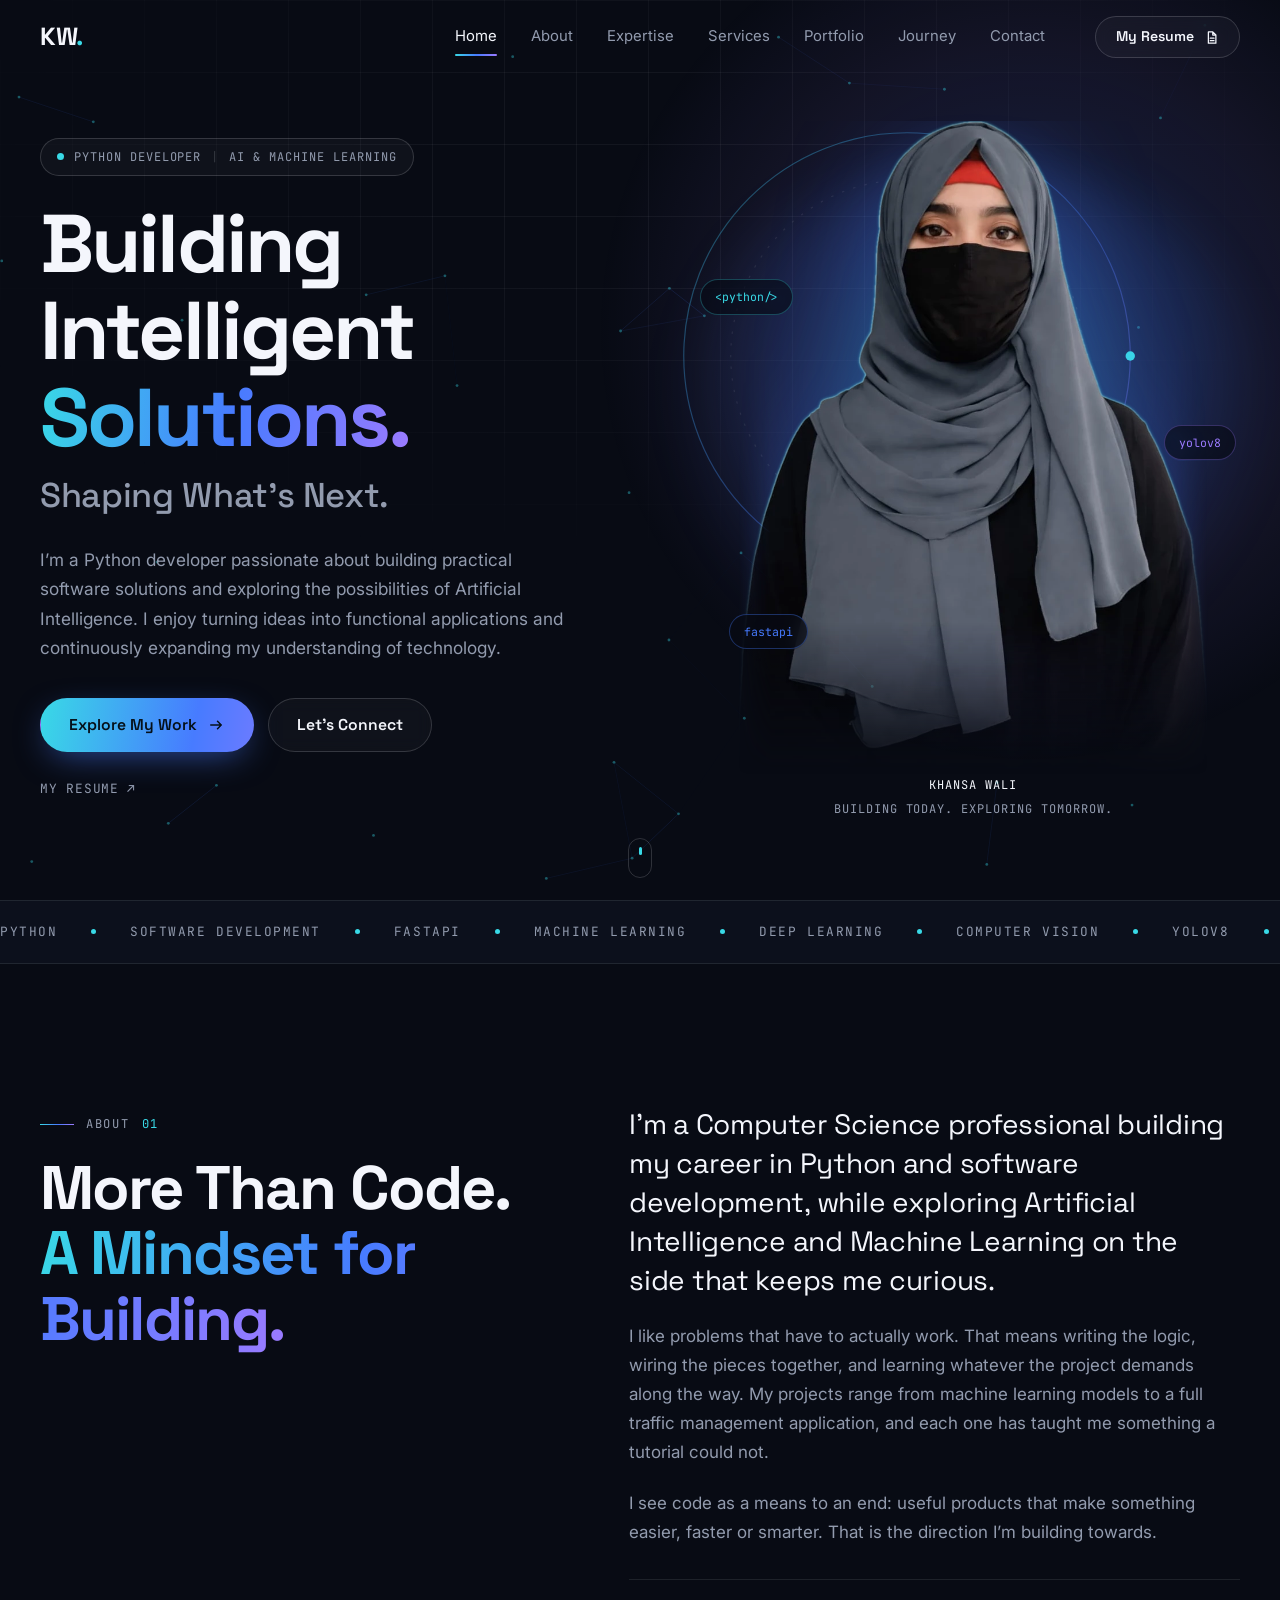
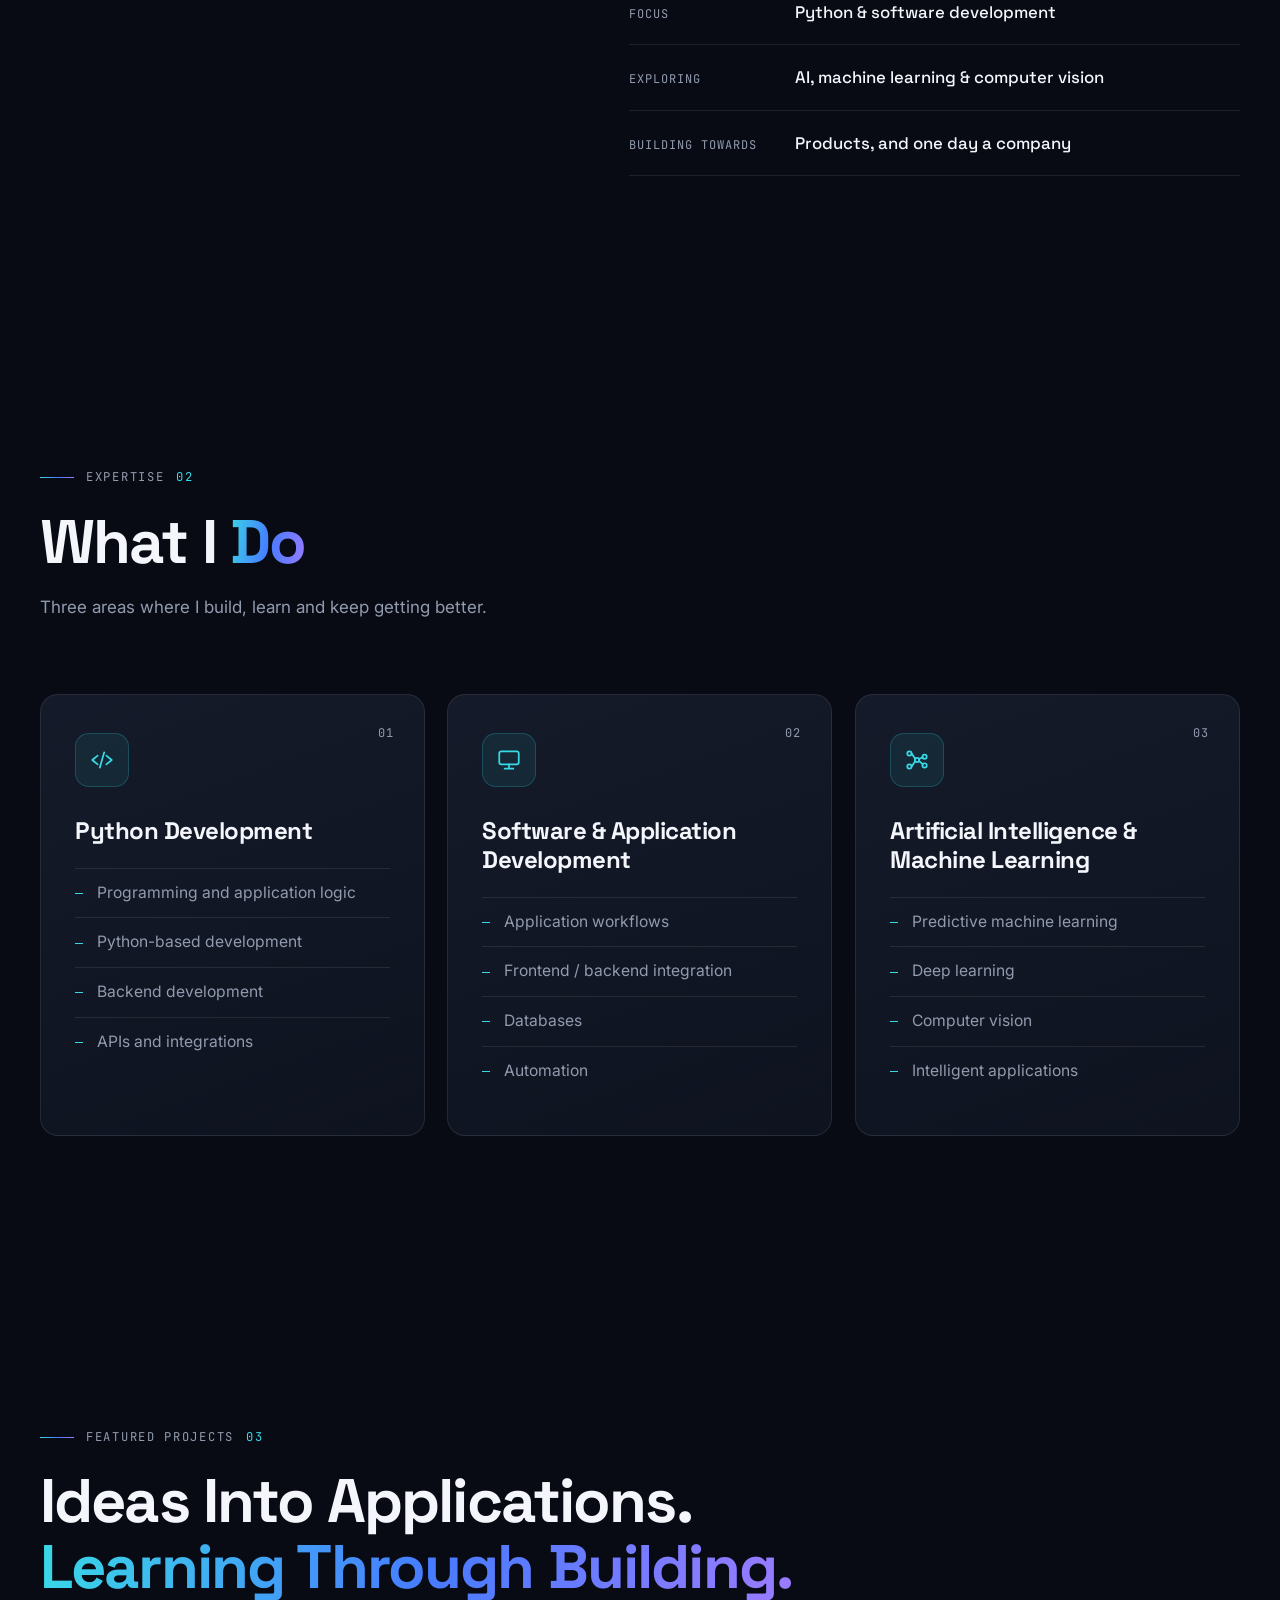
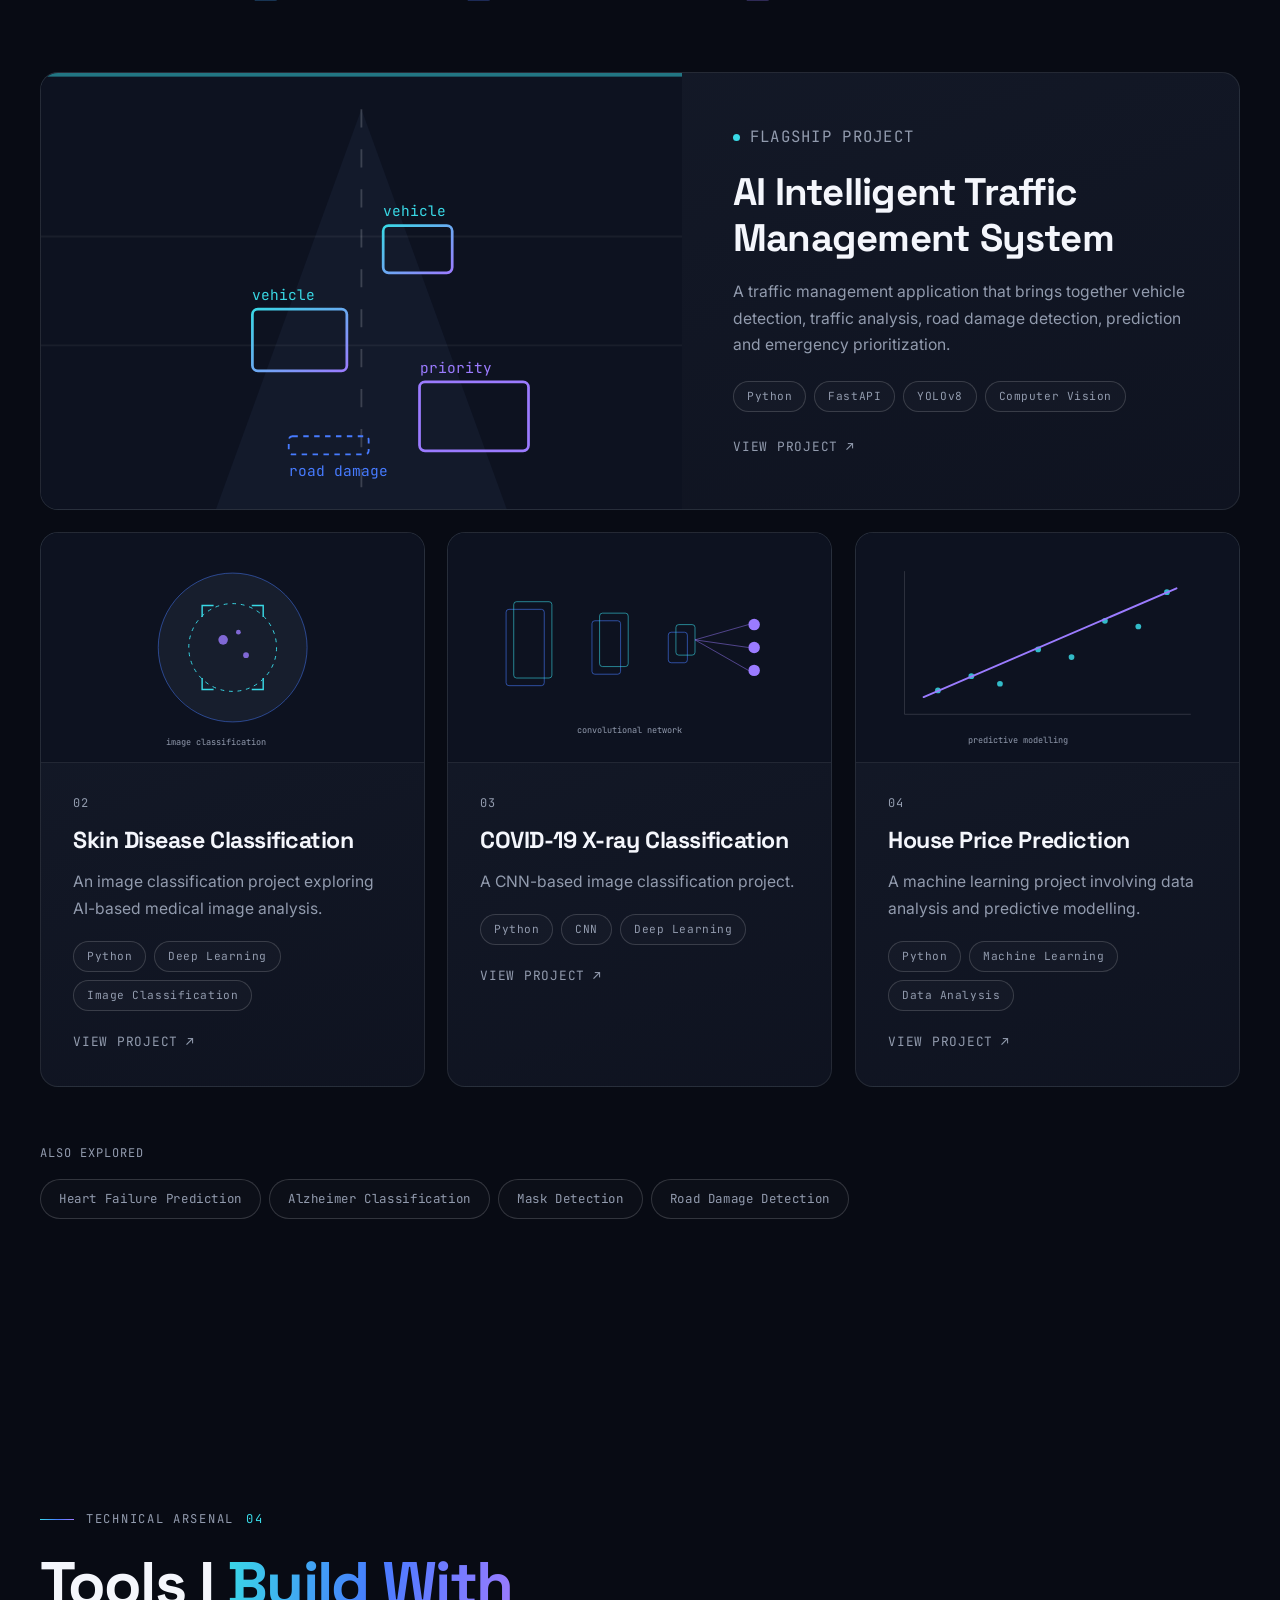
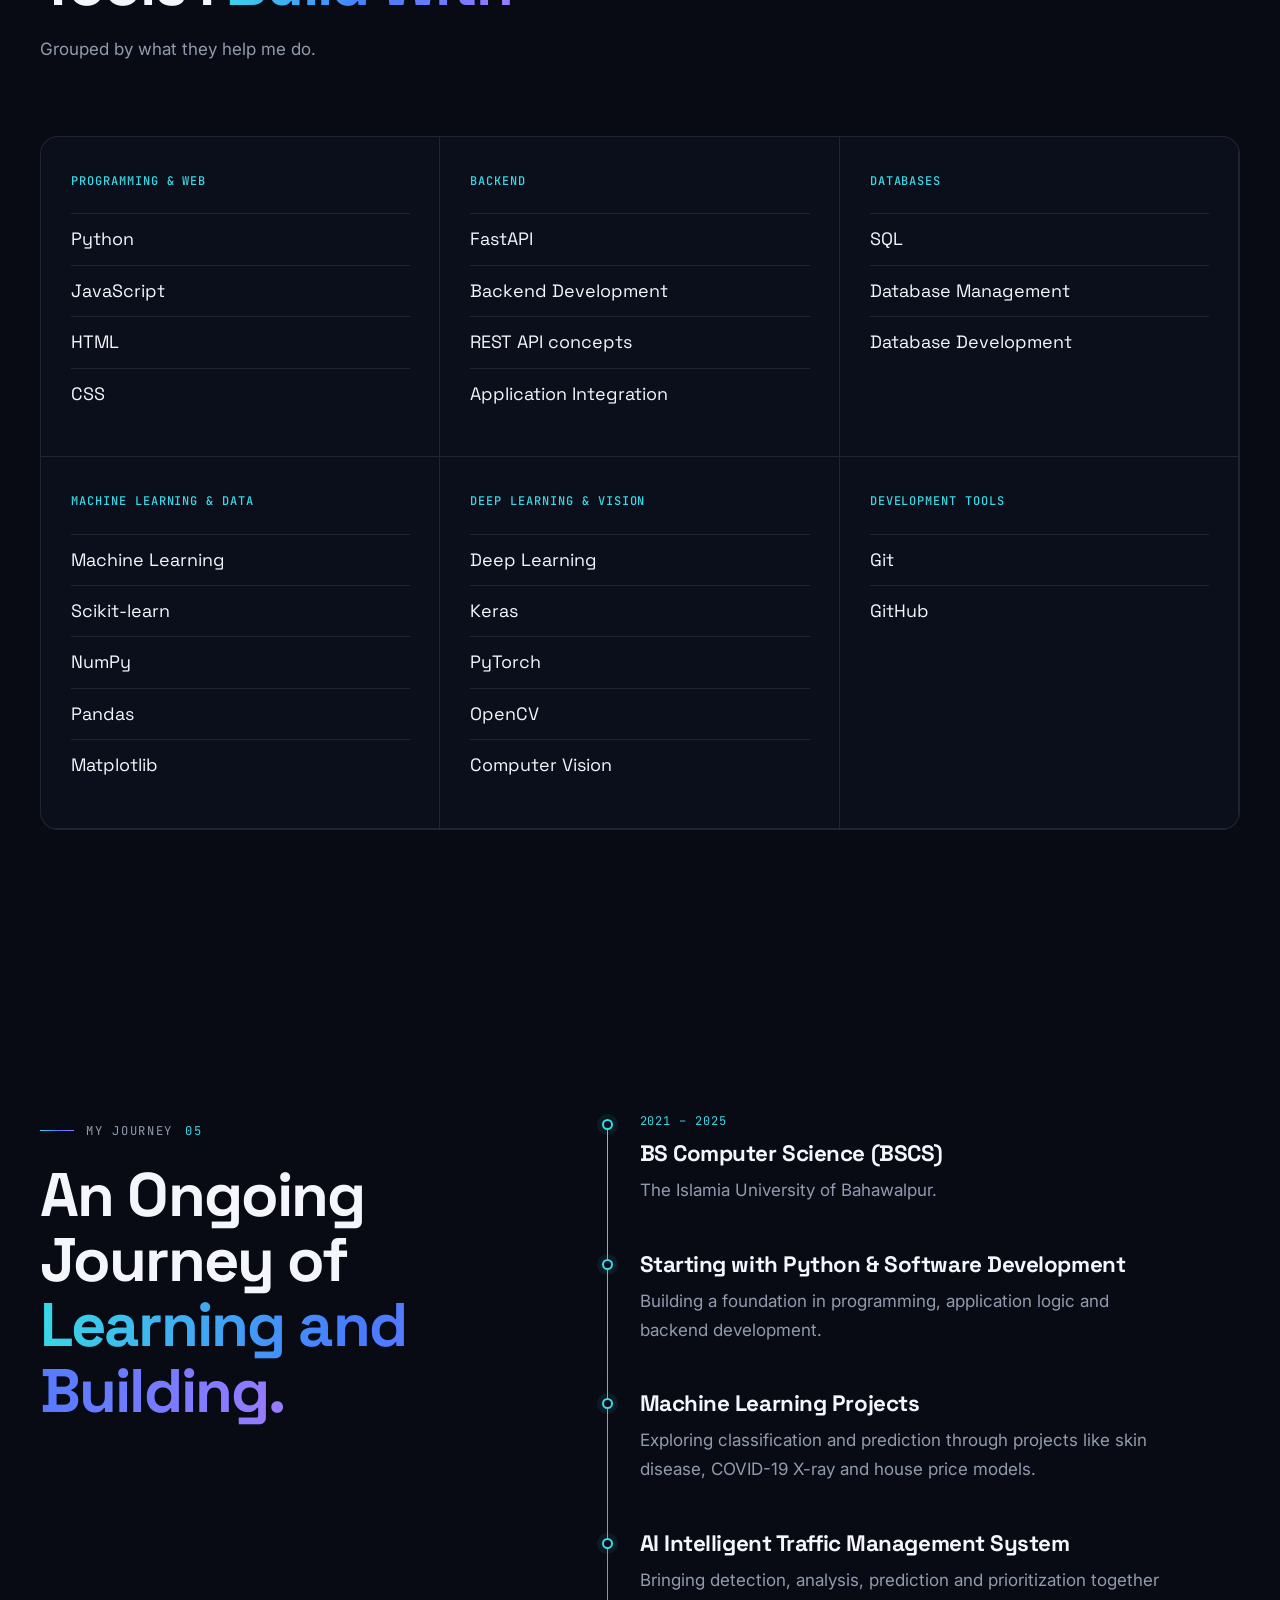
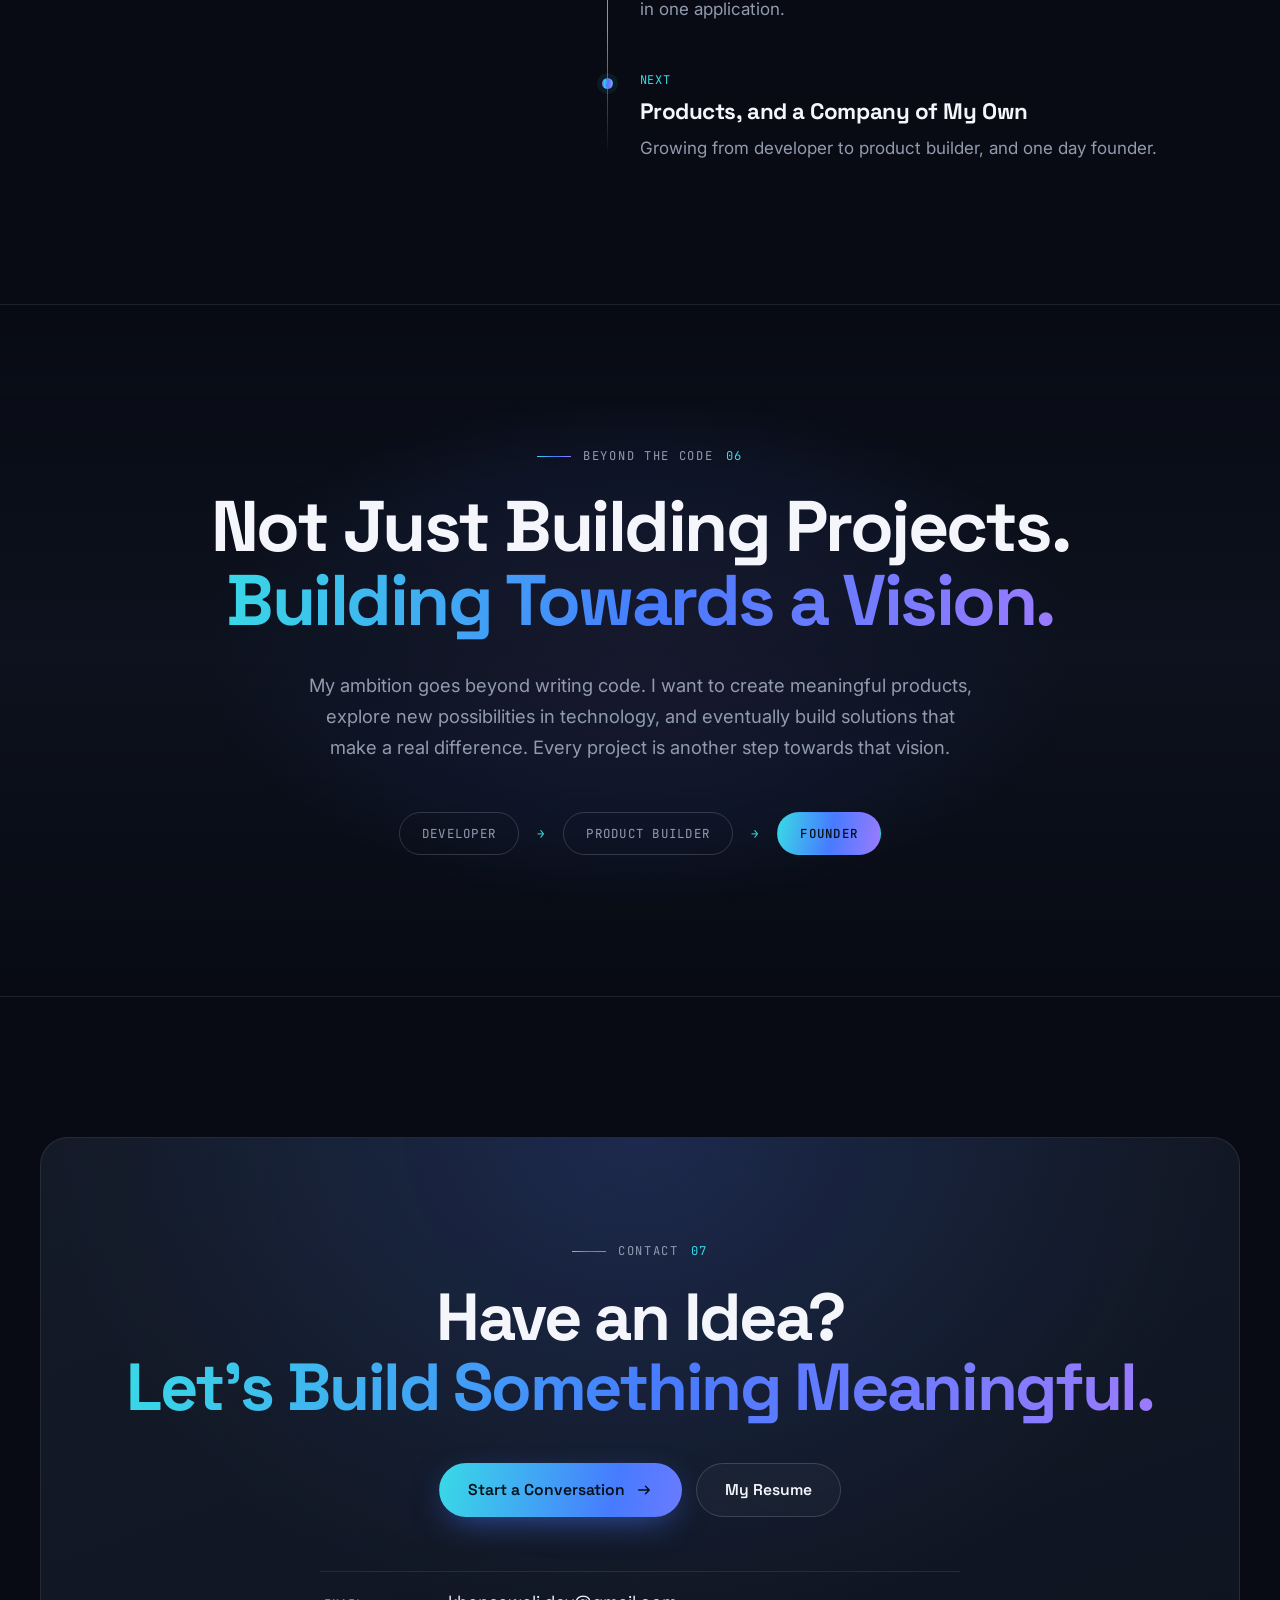
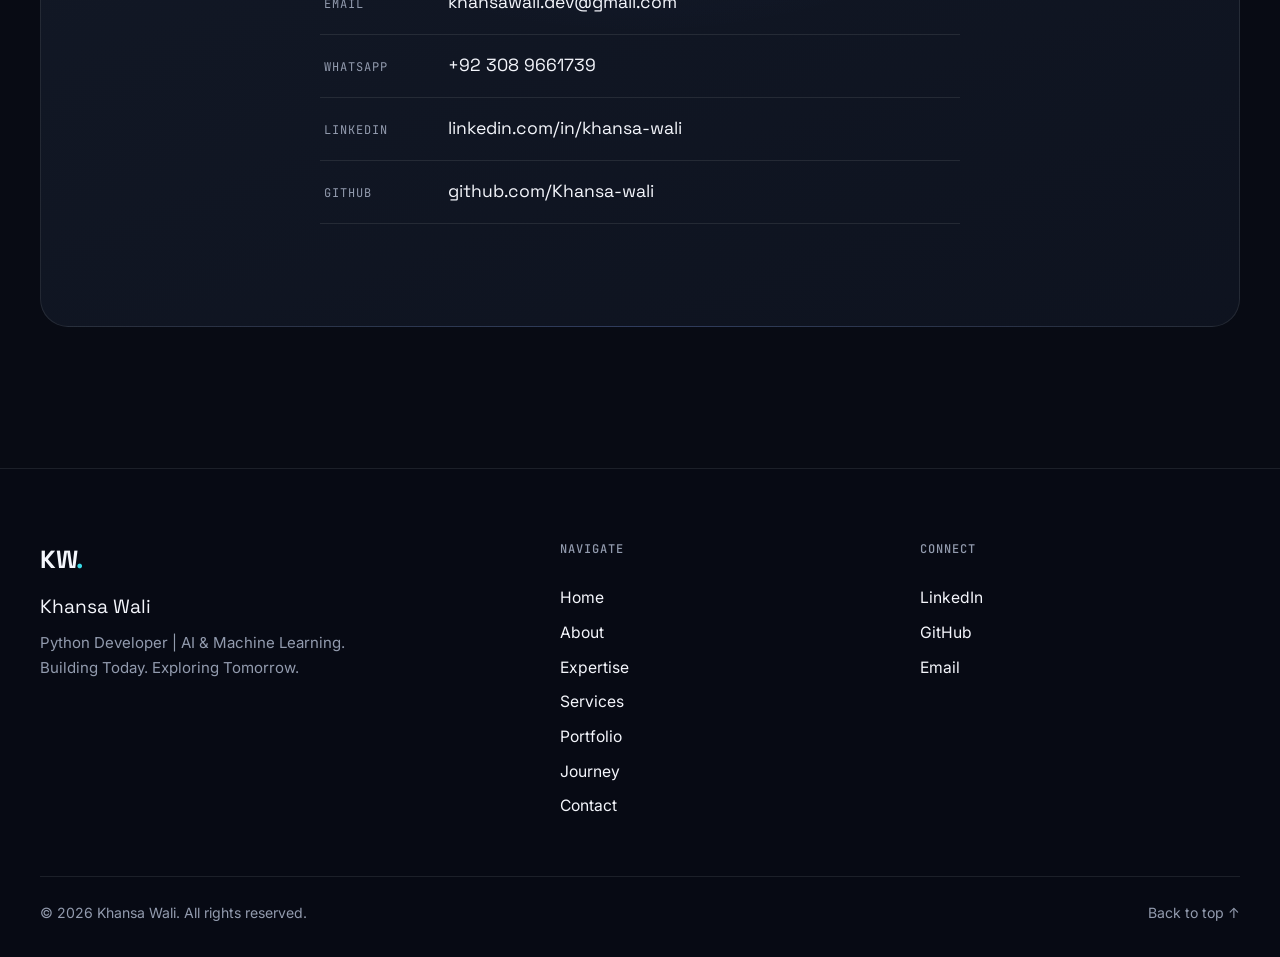
<file: index.html>
<!DOCTYPE html>
<html lang="en">
<head>
  <meta charset="utf-8">
  <meta name="viewport" content="width=device-width, initial-scale=1">
  <title>Khansa Wali | Python Developer &amp; AI / Machine Learning</title>
  <meta name="description" content="Khansa Wali is a Python developer exploring Artificial Intelligence and Machine Learning, building practical software and working towards a technology company of her own.">
  <meta name="theme-color" content="#080B14">
  <meta property="og:title" content="Khansa Wali | Python Developer &amp; AI / Machine Learning">
  <meta property="og:description" content="Building Today. Exploring Tomorrow.">
  <meta property="og:type" content="website">
  <meta property="og:image" content="assets/img/khansa-cutout.png">
  <link rel="preconnect" href="https://fonts.googleapis.com">
  <link rel="preconnect" href="https://fonts.gstatic.com" crossorigin>
  <link href="https://fonts.googleapis.com/css2?family=Inter:wght@400;500;600&family=JetBrains+Mono:wght@400;500&family=Space+Grotesk:wght@500;600;700&display=swap" rel="stylesheet">
  <link rel="stylesheet" href="css/style.css">
  <script>document.documentElement.classList.add('js');</script>
</head>
<body>
  <a class="skip" href="#main">Skip to content</a>
  <div class="cursor-glow" aria-hidden="true"></div>
  <div class="grid-bg" aria-hidden="true"></div>

  <!-- ============ NAVIGATION ============ -->
  <header class="nav" id="nav">
    <div class="nav__inner">
      <a href="#home" class="logo" aria-label="Khansa Wali, home">KW<span>.</span></a>
      <nav class="nav__links" id="navLinks" aria-label="Primary">
        <a href="#home" data-link="home">Home</a>
        <a href="#about" data-link="about">About</a>
        <a href="#expertise" data-link="expertise">Expertise</a>
        <a href="services.html" data-link="services">Services</a>
        <a href="portfolio.html" data-link="portfolio">Portfolio</a>
        <a href="#journey" data-link="journey">Journey</a>
        <a href="contact.html" data-link="contact">Contact</a>
        <a href="assets/Khansa-Wali-CV.pdf" class="btn btn--sm btn--ghost nav__cv-mobile" target="_blank" rel="noopener">My Resume</a>
      </nav>
      <a href="assets/Khansa-Wali-CV.pdf" class="btn btn--sm btn--ghost nav__cv" target="_blank" rel="noopener">
        My Resume <svg viewBox="0 0 24 24" aria-hidden="true"><path d="M7 3h7l5 5v13H7zM14 3v5h5M10 13h6M10 17h6"/></svg>
      </a>
      <button class="burger" id="burger" aria-label="Open menu" aria-expanded="false" aria-controls="navLinks"><span></span><span></span></button>
    </div>
  </header>

  <main id="main">

    <!-- ============ HERO ============ -->
    <section class="hero" id="home" data-section="home">
      <canvas class="hero__net" id="net" aria-hidden="true"></canvas>
      <div class="hero__glow" aria-hidden="true"></div>
      <div class="container hero__grid">
        <div class="hero__copy">
          <p class="eyebrow"><span class="dot"></span> Python Developer <i>|</i> AI &amp; Machine Learning</p>
          <h1 class="hero__title" aria-label="Building Intelligent Solutions. Shaping What's Next.">
            <span class="line"><span style="--d:.05s">Building</span></span>
            <span class="line"><span style="--d:.15s">Intelligent</span></span>
            <span class="line"><span style="--d:.25s" class="grad">Solutions.</span></span>
            <span class="line line--sub"><span style="--d:.4s">Shaping What&rsquo;s Next.</span></span>
          </h1>
          <p class="hero__intro reveal" style="--d:.55s">
            I&rsquo;m a Python developer passionate about building practical software solutions and exploring the possibilities of Artificial Intelligence. I enjoy turning ideas into functional applications and continuously expanding my understanding of technology.
          </p>
          <div class="hero__cta reveal" style="--d:.7s">
            <a href="#projects" class="btn btn--primary">Explore My Work <svg viewBox="0 0 24 24" aria-hidden="true"><path d="M5 12h14m0 0-5-5m5 5-5 5"/></svg></a>
            <a href="#contact" class="btn btn--ghost">Let&rsquo;s Connect</a>
          </div>
          <a href="assets/Khansa-Wali-CV.pdf" class="textlink reveal" style="--d:.8s" target="_blank" rel="noopener">My Resume <span>&nearr;</span></a>
        </div>

        <div class="hero__visual">
          <div class="portrait" id="portrait">
            <div class="portrait__halo" aria-hidden="true"></div>
            <svg class="portrait__orbit" viewBox="0 0 400 400" aria-hidden="true">
              <defs>
                <linearGradient id="og" x1="0" y1="0" x2="1" y2="1">
                  <stop offset="0" stop-color="#39D9E6"/><stop offset=".55" stop-color="#477BFF"/><stop offset="1" stop-color="#9B7BFF"/>
                </linearGradient>
              </defs>
              <circle cx="200" cy="200" r="190" fill="none" stroke="url(#og)" stroke-opacity=".35" stroke-width="1"/>
              <circle cx="200" cy="200" r="150" fill="none" stroke="#F4F6FC" stroke-opacity=".08" stroke-dasharray="2 8"/>
              <circle cx="390" cy="200" r="4" fill="#39D9E6"/>
            </svg>
            <picture>
              <source srcset="assets/img/khansa-cutout.webp" type="image/webp">
              <img src="assets/img/khansa-cutout.png" alt="Portrait of Khansa Wali" width="818" height="1149" fetchpriority="high">
            </picture>
            <span class="chip chip--a" aria-hidden="true">&lt;python/&gt;</span>
            <span class="chip chip--b" aria-hidden="true">yolov8</span>
            <span class="chip chip--c" aria-hidden="true">fastapi</span>
          </div>
          <div class="hero__tag">
            <span class="mono">KHANSA WALI</span>
            <span class="mono muted">Building Today. Exploring Tomorrow.</span>
          </div>
        </div>
      </div>
      <a href="#about" class="scrollhint" aria-label="Scroll to About"><span></span></a>
    </section>

    <!-- ============ MARQUEE ============ -->
    <div class="marquee" aria-hidden="true">
      <div class="marquee__track">
        <span>Python</span><i></i><span>Software Development</span><i></i><span>FastAPI</span><i></i><span>Machine Learning</span><i></i><span>Deep Learning</span><i></i><span>Computer Vision</span><i></i><span>YOLOv8</span><i></i><span>Product Thinking</span><i></i>
        <span>Python</span><i></i><span>Software Development</span><i></i><span>FastAPI</span><i></i><span>Machine Learning</span><i></i><span>Deep Learning</span><i></i><span>Computer Vision</span><i></i><span>YOLOv8</span><i></i><span>Product Thinking</span><i></i>
      </div>
    </div>

    <!-- ============ ABOUT ============ -->
    <section class="section" id="about" data-section="about">
      <div class="container about">
        <div class="about__head reveal">
          <p class="label"><span>01</span> About</p>
          <h2 class="h2">More Than Code.<br><span class="grad">A Mindset for Building.</span></h2>
        </div>
        <div class="about__body">
          <p class="lead reveal">I&rsquo;m a Computer Science professional building my career in Python and software development, while exploring Artificial Intelligence and Machine Learning on the side that keeps me curious.</p>
          <p class="reveal">I like problems that have to actually work. That means writing the logic, wiring the pieces together, and learning whatever the project demands along the way. My projects range from machine learning models to a full traffic management application, and each one has taught me something a tutorial could not.</p>
          <p class="reveal">I see code as a means to an end: useful products that make something easier, faster or smarter. That is the direction I&rsquo;m building towards.</p>
          <ul class="facts reveal">
            <li><span class="mono muted">focus</span><b>Python &amp; software development</b></li>
            <li><span class="mono muted">exploring</span><b>AI, machine learning &amp; computer vision</b></li>
            <li><span class="mono muted">building towards</span><b>Products, and one day a company</b></li>
          </ul>
        </div>
      </div>
    </section>

    <!-- ============ EXPERTISE ============ -->
    <section class="section" id="expertise" data-section="expertise">
      <div class="container">
        <div class="section__head reveal">
          <p class="label"><span>02</span> Expertise</p>
          <h2 class="h2">What I <span class="grad">Do</span></h2>
          <p class="section__sub">Three areas where I build, learn and keep getting better.</p>
        </div>
        <div class="cards3">
          <article class="card tilt reveal" style="--d:0s">
            <span class="card__num mono">01</span>
            <div class="card__icon"><svg viewBox="0 0 24 24"><path d="m8 8-5 4 5 4m8-8 5 4-5 4M14 5l-4 14"/></svg></div>
            <h3>Python Development</h3>
            <ul>
              <li>Programming and application logic</li>
              <li>Python-based development</li>
              <li>Backend development</li>
              <li>APIs and integrations</li>
            </ul>
          </article>
          <article class="card tilt reveal" style="--d:.1s">
            <span class="card__num mono">02</span>
            <div class="card__icon"><svg viewBox="0 0 24 24"><rect x="3" y="4" width="18" height="12" rx="2"/><path d="M8 20h8M12 16v4"/></svg></div>
            <h3>Software &amp; Application Development</h3>
            <ul>
              <li>Application workflows</li>
              <li>Frontend / backend integration</li>
              <li>Databases</li>
              <li>Automation</li>
            </ul>
          </article>
          <article class="card tilt reveal" style="--d:.2s">
            <span class="card__num mono">03</span>
            <div class="card__icon"><svg viewBox="0 0 24 24"><circle cx="5" cy="6" r="2"/><circle cx="5" cy="18" r="2"/><circle cx="12" cy="12" r="2"/><circle cx="19" cy="9" r="2"/><circle cx="19" cy="17" r="2"/><path d="M7 6l3.5 5M7 18l3.5-5M14 11l3.5-1.5M14 13l3.5 3"/></svg></div>
            <h3>Artificial Intelligence &amp; Machine Learning</h3>
            <ul>
              <li>Predictive machine learning</li>
              <li>Deep learning</li>
              <li>Computer vision</li>
              <li>Intelligent applications</li>
            </ul>
          </article>
        </div>
      </div>
    </section>

    <!-- ============ PROJECTS ============ -->
    <section class="section" id="projects" data-section="projects">
      <div class="container">
        <div class="section__head reveal">
          <p class="label"><span>03</span> Featured Projects</p>
          <h2 class="h2">Ideas Into Applications.<br><span class="grad">Learning Through Building.</span></h2>
        </div>

        <!-- Flagship -->
        <article class="project project--flagship tilt reveal">
          <div class="project__media">
            <svg viewBox="0 0 400 240" preserveAspectRatio="xMidYMid slice" role="img" aria-label="Abstract illustration of a road scene with detection frames">
              <defs>
                <linearGradient id="pg1" x1="0" y1="0" x2="1" y2="1"><stop offset="0" stop-color="#39D9E6"/><stop offset="1" stop-color="#9B7BFF"/></linearGradient>
              </defs>
              <rect width="400" height="240" fill="#0d1220"/>
              <path d="M120 240 200 20 280 240" fill="#131a2b"/>
              <path d="M200 20v220" stroke="#F4F6FC" stroke-opacity=".18" stroke-dasharray="10 12"/>
              <path d="M0 150h400" stroke="#F4F6FC" stroke-opacity=".05"/><path d="M0 90h400" stroke="#F4F6FC" stroke-opacity=".05"/>
              <g class="scan"><rect x="0" y="0" width="400" height="2" fill="#39D9E6" opacity=".5"/></g>
              <g fill="none" stroke="url(#pg1)" stroke-width="1.5">
                <rect x="140" y="130" width="52" height="34" rx="3"/>
                <rect x="212" y="84" width="38" height="26" rx="3"/>
                <rect x="232" y="170" width="60" height="38" rx="3" stroke="#9B7BFF"/>
              </g>
              <g font-family="JetBrains Mono, monospace" font-size="8" fill="#39D9E6">
                <text x="140" y="125">vehicle</text><text x="212" y="79">vehicle</text><text x="232" y="165" fill="#9B7BFF">priority</text>
              </g>
              <rect x="160" y="200" width="44" height="10" rx="2" fill="none" stroke="#477BFF" stroke-dasharray="3 3"/>
              <text x="160" y="222" font-family="JetBrains Mono, monospace" font-size="8" fill="#477BFF">road damage</text>
            </svg>
          </div>
          <div class="project__body">
            <p class="mono tag-flag"><span class="dot"></span> Flagship project</p>
            <h3>AI Intelligent Traffic Management System</h3>
            <p>A traffic management application that brings together vehicle detection, traffic analysis, road damage detection, prediction and emergency prioritization.</p>
            <ul class="tags"><li>Python</li><li>FastAPI</li><li>YOLOv8</li><li>Computer Vision</li></ul>
            <div class="project__links">
              <a href="portfolio.html#p-traffic-management" class="textlink">View Project <span>&nearr;</span></a>
                          </div>
          </div>
        </article>

        <div class="projects__grid">
          <article class="project project--card tilt reveal" style="--d:0s">
            <div class="project__media">
              <svg viewBox="0 0 400 240" role="img" aria-label="Abstract illustration of image analysis">
                <rect width="400" height="240" fill="#0d1220"/>
                <g fill="#171E2D"><circle cx="200" cy="120" r="78"/></g>
                <circle cx="200" cy="120" r="78" fill="none" stroke="#477BFF" stroke-opacity=".5"/>
                <circle cx="200" cy="120" r="46" fill="none" stroke="#39D9E6" stroke-dasharray="4 5"/>
                <g stroke="#39D9E6" stroke-width="1.5" fill="none"><path d="M168 88v-12h12M232 88v-12h-12M168 152v12h12M232 152v12h-12"/></g>
                <g fill="#9B7BFF" opacity=".8"><circle cx="190" cy="112" r="5"/><circle cx="214" cy="128" r="3"/><circle cx="206" cy="104" r="2.5"/></g>
                <text x="130" y="222" font-family="JetBrains Mono, monospace" font-size="9" fill="#929BAE">image classification</text>
              </svg>
            </div>
            <div class="project__body">
              <span class="mono muted">02</span>
              <h3>Skin Disease Classification</h3>
              <p>An image classification project exploring AI-based medical image analysis.</p>
              <ul class="tags"><li>Python</li><li>Deep Learning</li><li>Image Classification</li></ul>
              <a href="portfolio.html#p-skin-disease-classification" class="textlink">View Project <span>&nearr;</span></a>
            </div>
          </article>

          <article class="project project--card tilt reveal" style="--d:.1s">
            <div class="project__media">
              <svg viewBox="0 0 400 240" role="img" aria-label="Abstract illustration of a convolutional neural network">
                <rect width="400" height="240" fill="#0d1220"/>
                <g fill="none" stroke="#477BFF" stroke-opacity=".6">
                  <rect x="60" y="80" width="40" height="80" rx="3"/><rect x="68" y="72" width="40" height="80" rx="3" stroke="#39D9E6"/>
                  <rect x="150" y="92" width="30" height="56" rx="3"/><rect x="158" y="84" width="30" height="56" rx="3" stroke="#39D9E6"/>
                  <rect x="230" y="104" width="20" height="32" rx="3"/><rect x="238" y="96" width="20" height="32" rx="3" stroke="#39D9E6"/>
                </g>
                <g fill="#9B7BFF"><circle cx="320" cy="96" r="6"/><circle cx="320" cy="120" r="6"/><circle cx="320" cy="144" r="6"/></g>
                <path d="M258 112l56-16M258 112l56 8M258 112l56 32" stroke="#9B7BFF" stroke-opacity=".5"/>
                <text x="134" y="210" font-family="JetBrains Mono, monospace" font-size="9" fill="#929BAE">convolutional network</text>
              </svg>
            </div>
            <div class="project__body">
              <span class="mono muted">03</span>
              <h3>COVID-19 X-ray Classification</h3>
              <p>A CNN-based image classification project.</p>
              <ul class="tags"><li>Python</li><li>CNN</li><li>Deep Learning</li></ul>
              <a href="portfolio.html#p-covid-xray-cnn" class="textlink">View Project <span>&nearr;</span></a>
            </div>
          </article>

          <article class="project project--card tilt reveal" style="--d:.2s">
            <div class="project__media">
              <svg viewBox="0 0 400 240" role="img" aria-label="Abstract illustration of data points with a trend line">
                <rect width="400" height="240" fill="#0d1220"/>
                <path d="M50 190h300M50 190V40" stroke="#F4F6FC" stroke-opacity=".15"/>
                <g fill="#39D9E6" opacity=".85"><circle cx="85" cy="165" r="3"/><circle cx="120" cy="150" r="3"/><circle cx="150" cy="158" r="3"/><circle cx="190" cy="122" r="3"/><circle cx="225" cy="130" r="3"/><circle cx="260" cy="92" r="3"/><circle cx="295" cy="98" r="3"/><circle cx="325" cy="62" r="3"/></g>
                <path d="M70 172 335 58" stroke="#9B7BFF" stroke-width="2" stroke-linecap="round"/>
                <text x="116" y="220" font-family="JetBrains Mono, monospace" font-size="9" fill="#929BAE">predictive modelling</text>
              </svg>
            </div>
            <div class="project__body">
              <span class="mono muted">04</span>
              <h3>House Price Prediction</h3>
              <p>A machine learning project involving data analysis and predictive modelling.</p>
              <ul class="tags"><li>Python</li><li>Machine Learning</li><li>Data Analysis</li></ul>
              <a href="portfolio.html#p-house-price-prediction" class="textlink">View Project <span>&nearr;</span></a>
            </div>
          </article>
        </div>

        <div class="also reveal">
          <p class="mono muted">Also explored</p>
          <ul class="tags tags--lg"><li>Heart Failure Prediction</li><li>Alzheimer Classification</li><li>Mask Detection</li><li>Road Damage Detection</li></ul>
        </div>
      </div>
    </section>

    <!-- ============ TECHNICAL ARSENAL ============ -->
    <section class="section" id="arsenal" data-section="arsenal">
      <div class="container">
        <div class="section__head reveal">
          <p class="label"><span>04</span> Technical Arsenal</p>
          <h2 class="h2">Tools I <span class="grad">Build With</span></h2>
          <p class="section__sub">Grouped by what they help me do.</p>
        </div>
        <div class="arsenal">
          <div class="arsenal__group reveal" style="--d:0s">
            <h3 class="mono">Programming &amp; Web</h3>
            <ul><li>Python</li><li>JavaScript</li><li>HTML</li><li>CSS</li></ul>
          </div>
          <div class="arsenal__group reveal" style="--d:.06s">
            <h3 class="mono">Backend</h3>
            <ul><li>FastAPI</li><li>Backend Development</li><li>REST API concepts</li><li>Application Integration</li></ul>
          </div>
          <div class="arsenal__group reveal" style="--d:.12s">
            <h3 class="mono">Databases</h3>
            <ul><li>SQL</li><li>Database Management</li><li>Database Development</li></ul>
          </div>
          <div class="arsenal__group reveal" style="--d:.18s">
            <h3 class="mono">Machine Learning &amp; Data</h3>
            <ul><li>Machine Learning</li><li>Scikit-learn</li><li>NumPy</li><li>Pandas</li><li>Matplotlib</li></ul>
          </div>
          <div class="arsenal__group reveal" style="--d:.24s">
            <h3 class="mono">Deep Learning &amp; Vision</h3>
            <ul><li>Deep Learning</li><li>Keras</li><li>PyTorch</li><li>OpenCV</li><li>Computer Vision</li></ul>
          </div>
          <div class="arsenal__group reveal" style="--d:.30s">
            <h3 class="mono">Development Tools</h3>
            <ul><li>Git</li><li>GitHub</li></ul>
          </div>
        </div>
      </div>
    </section>

    <!-- ============ JOURNEY ============ -->
    <section class="section" id="journey" data-section="journey">
      <div class="container journey">
        <div class="journey__head reveal">
          <p class="label"><span>05</span> My Journey</p>
          <h2 class="h2">An Ongoing Journey of <span class="grad">Learning and Building.</span></h2>
        </div>
        <ol class="timeline">
          <li class="reveal">
            <span class="mono tl__date">2021 &ndash; 2025</span>
            <h3>BS Computer Science (BSCS)</h3>
            <p>The Islamia University of Bahawalpur.</p>
          </li>
          <li class="reveal">
            <h3>Starting with Python &amp; Software Development</h3>
            <p>Building a foundation in programming, application logic and backend development.</p>
          </li>
          <li class="reveal">
            <h3>Machine Learning Projects</h3>
            <p>Exploring classification and prediction through projects like skin disease, COVID-19 X-ray and house price models.</p>
          </li>
          <li class="reveal">
            <h3>AI Intelligent Traffic Management System</h3>
            <p>Bringing detection, analysis, prediction and prioritization together in one application.</p>
          </li>
          <li class="reveal is-next">
            <span class="mono tl__date">Next</span>
            <h3>Products, and a Company of My Own</h3>
            <p>Growing from developer to product builder, and one day founder.</p>
          </li>
        </ol>
      </div>
    </section>

    <!-- ============ VISION ============ -->
    <section class="section vision" id="vision" data-section="vision">
      <div class="vision__glow" aria-hidden="true"></div>
      <div class="container vision__inner">
        <p class="label reveal"><span>06</span> Beyond the Code</p>
        <h2 class="vision__title reveal">Not Just Building Projects.<br><span class="grad">Building Towards a Vision.</span></h2>
        <p class="vision__copy reveal">My ambition goes beyond writing code. I want to create meaningful products, explore new possibilities in technology, and eventually build solutions that make a real difference. Every project is another step towards that vision.</p>
        <ul class="vision__path reveal" aria-label="Growth path">
          <li>Developer</li><li class="arrow" aria-hidden="true">&rarr;</li><li>Product Builder</li><li class="arrow" aria-hidden="true">&rarr;</li><li class="is-goal">Founder</li>
        </ul>
      </div>
    </section>

    <!-- ============ CONTACT ============ -->
    <section class="section contact" id="contact" data-section="contact">
      <div class="container">
        <div class="contact__panel reveal">
          <p class="label"><span>07</span> Contact</p>
          <h2 class="contact__title">Have an Idea?<br><span class="grad">Let&rsquo;s Build Something Meaningful.</span></h2>
          <div class="hero__cta contact__cta">
            <a href="mailto:khansawali.dev@gmail.com" class="btn btn--primary">Start a Conversation <svg viewBox="0 0 24 24" aria-hidden="true"><path d="M5 12h14m0 0-5-5m5 5-5 5"/></svg></a>
            <a href="assets/Khansa-Wali-CV.pdf" class="btn btn--ghost" target="_blank" rel="noopener">My Resume</a>
          </div>
          <ul class="contact__links">
            <li><span class="mono muted">email</span><a href="mailto:khansawali.dev@gmail.com">khansawali.dev@gmail.com</a></li>
            <li><span class="mono muted">whatsapp</span><a href="https://wa.me/923089661739?text=Hi%20Khansa%2C%20I%27d%20like%20to%20get%20in%20touch." target="_blank" rel="noopener">+92 308 9661739</a></li>
            <li><span class="mono muted">linkedin</span><a href="https://www.linkedin.com/in/khansa-wali/" target="_blank" rel="noopener">linkedin.com/in/khansa-wali</a></li>
            <li><span class="mono muted">github</span><a href="https://github.com/Khansa-wali/" target="_blank" rel="noopener">github.com/Khansa-wali</a></li>
          </ul>
        </div>
      </div>
    </section>
  </main>

  <!-- ============ FOOTER ============ -->
  <footer class="footer">
    <div class="container footer__grid">
      <div>
        <a href="#home" class="logo" aria-label="Khansa Wali, back to top">KW<span>.</span></a>
        <p class="footer__name">Khansa Wali</p>
        <p class="muted footer__pos">Python Developer | AI &amp; Machine Learning. Building Today. Exploring Tomorrow.</p>
      </div>
      <nav aria-label="Footer">
        <h4 class="mono muted">Navigate</h4>
        <a href="#home">Home</a><a href="#about">About</a><a href="#expertise">Expertise</a><a href="services.html">Services</a><a href="portfolio.html">Portfolio</a><a href="#journey">Journey</a><a href="contact.html">Contact</a>
      </nav>
      <div>
        <h4 class="mono muted">Connect</h4>
        <a href="https://www.linkedin.com/in/khansa-wali/" target="_blank" rel="noopener">LinkedIn</a>
        <a href="https://github.com/Khansa-wali/" target="_blank" rel="noopener">GitHub</a>
        <a href="mailto:khansawali.dev@gmail.com">Email</a>
      </div>
    </div>
    <div class="container footer__bar">
      <span class="muted">&copy; <span id="year">2026</span> Khansa Wali. All rights reserved.</span>
      <a href="#home" class="muted">Back to top &uarr;</a>
    </div>
  </footer>

  <div class="toast" id="toast" role="status" aria-live="polite"></div>
  <script src="js/main.js"></script>
</body>
</html>
</file>
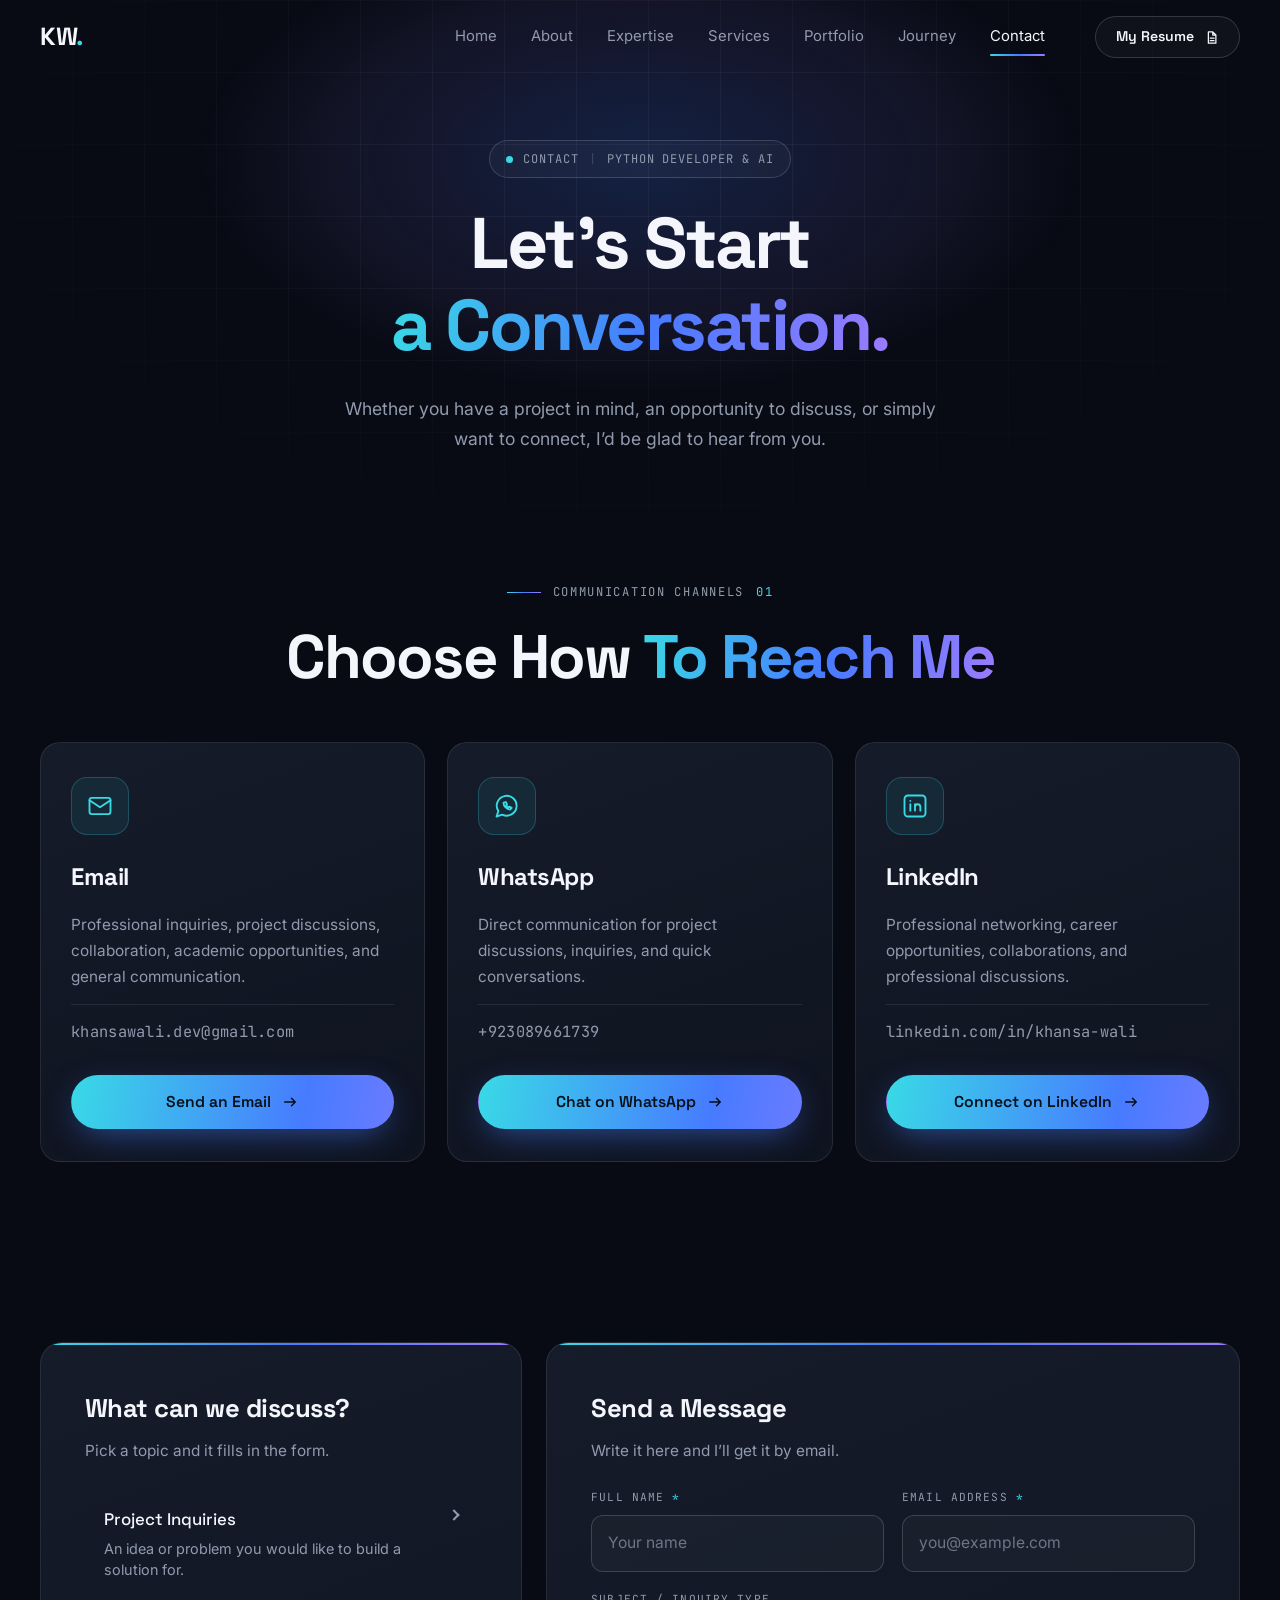
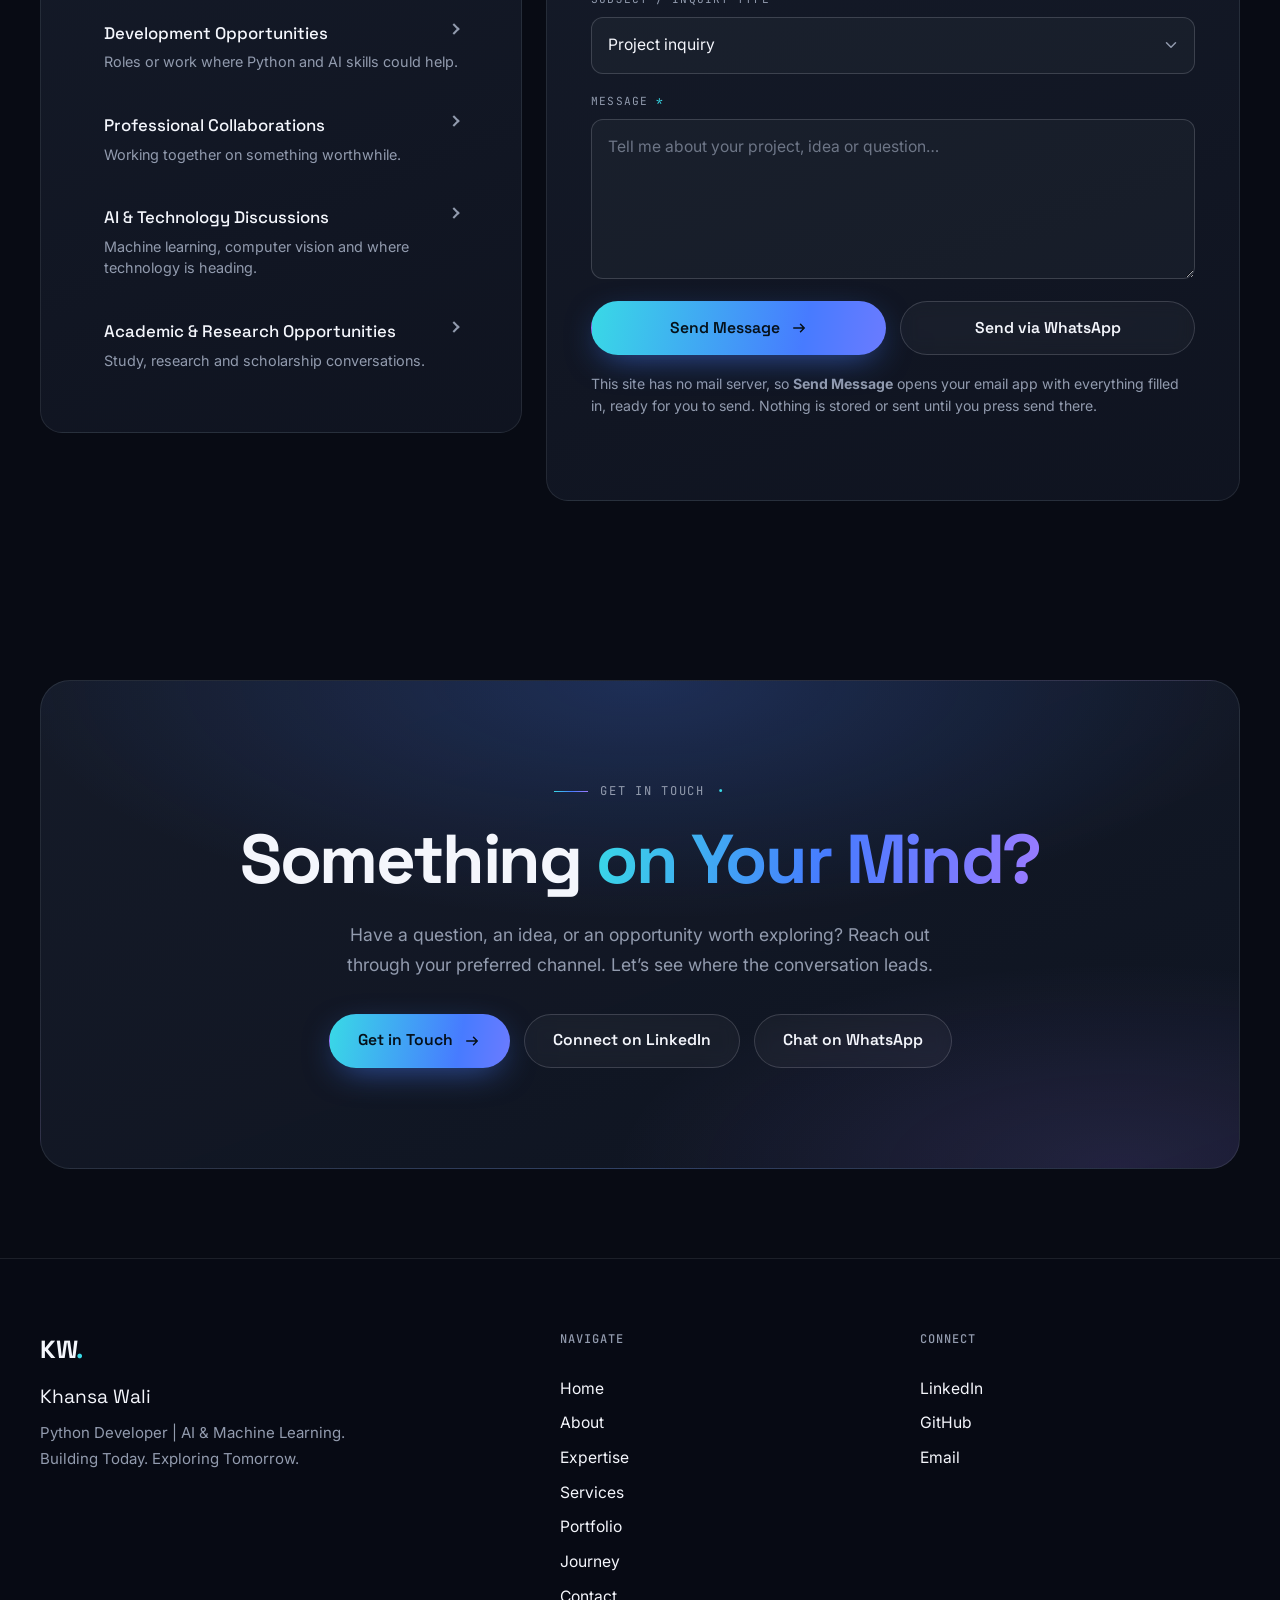
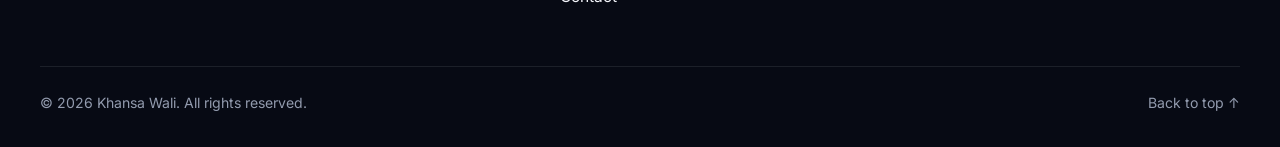
<file: contact.html>
<!DOCTYPE html>
<html lang="en">
<head>
  <meta charset="utf-8">
  <meta name="viewport" content="width=device-width, initial-scale=1">
  <title>Contact | Khansa Wali, Python Developer | AI &amp; Machine Learning</title>
  <meta name="description" content="Get in touch with Khansa Wali about projects, development opportunities, collaborations, AI discussions and academic opportunities, by email, WhatsApp or LinkedIn.">
  <meta name="theme-color" content="#080B14">
  <meta property="og:title" content="Contact | Khansa Wali">
  <meta property="og:description" content="Let's Start a Conversation.">
  <meta property="og:type" content="website">
  <meta property="og:image" content="assets/img/khansa-cutout.png">
  <link rel="preconnect" href="https://fonts.googleapis.com">
  <link rel="preconnect" href="https://fonts.gstatic.com" crossorigin>
  <link href="https://fonts.googleapis.com/css2?family=Inter:wght@400;500;600&family=JetBrains+Mono:wght@400;500&family=Space+Grotesk:wght@500;600;700&display=swap" rel="stylesheet">
  <link rel="stylesheet" href="css/style.css">
  <link rel="stylesheet" href="css/contact.css">
  <script>document.documentElement.classList.add('js');</script>
</head>
<body data-page="contact">
  <a class="skip" href="#main">Skip to content</a>
  <div class="cursor-glow" aria-hidden="true"></div>
  <div class="grid-bg" aria-hidden="true"></div>

  <header class="nav" id="nav">
    <div class="nav__inner">
      <a href="index.html" class="logo" aria-label="Khansa Wali, home">KW<span>.</span></a>
      <nav class="nav__links" id="navLinks" aria-label="Primary">
        <a href="index.html#home" data-link="home">Home</a>
        <a href="index.html#about" data-link="about">About</a>
        <a href="index.html#expertise" data-link="expertise">Expertise</a>
        <a href="services.html" data-link="services">Services</a>
        <a href="portfolio.html" data-link="portfolio">Portfolio</a>
        <a href="index.html#journey" data-link="journey">Journey</a>
        <a href="contact.html" data-link="contact">Contact</a>
        <a href="assets/Khansa-Wali-CV.pdf" class="btn btn--sm btn--ghost nav__cv-mobile" target="_blank" rel="noopener">My Resume</a>
      </nav>
      <a href="assets/Khansa-Wali-CV.pdf" class="btn btn--sm btn--ghost nav__cv" target="_blank" rel="noopener">
        My Resume <svg viewBox="0 0 24 24" aria-hidden="true"><path d="M7 3h7l5 5v13H7zM14 3v5h5M10 13h6M10 17h6"/></svg>
      </a>
      <button class="burger" id="burger" aria-label="Open menu" aria-expanded="false" aria-controls="navLinks"><span></span><span></span></button>
    </div>
  </header>

  <main id="main">

    <!-- 01 HERO -->
    <section class="ct-hero">
      <div class="ct-hero__glow" aria-hidden="true"></div>
      <div class="container">
        <p class="eyebrow"><span class="dot"></span> Contact <i>|</i> Python Developer &amp; AI</p>
        <h1 class="ct-title" aria-label="Let's Start a Conversation.">
          <span class="line"><span style="--d:.05s">Let&rsquo;s Start</span></span>
          <span class="line"><span style="--d:.18s" class="grad">a Conversation.</span></span>
        </h1>
        <p class="ct-hero__sub reveal" style="--d:.4s">Whether you have a project in mind, an opportunity to discuss, or simply want to connect, I&rsquo;d be glad to hear from you.</p>
      </div>
    </section>

    <!-- 02 CHANNELS -->
    <section class="ct-section" id="channels">
      <div class="container">
        <div class="ct-head reveal">
          <p class="label"><span>01</span> Communication Channels</p>
          <h2 class="h2">Choose How <span class="grad">To Reach Me</span></h2>
        </div>
        <div class="channels">
          <article class="ch reveal" data-ch="email" style="--d:0s">
            <span class="ch__icon"><svg viewBox="0 0 24 24"><rect x="3" y="5" width="18" height="14" rx="2"/><path d="m3 7 9 6 9-6"/></svg></span>
            <h3>Email</h3>
            <p>Professional inquiries, project discussions, collaboration, academic opportunities, and general communication.</p>
            <p class="ch__detail">khansawali.dev@gmail.com</p>
            <a class="btn btn--primary" href="mailto:khansawali.dev@gmail.com">Send an Email <svg viewBox="0 0 24 24" aria-hidden="true"><path d="M5 12h14m0 0-5-5m5 5-5 5"/></svg></a>
          </article>
          <article class="ch is-pending reveal" data-ch="whatsapp" style="--d:.08s">
            <span class="ch__icon"><svg viewBox="0 0 24 24"><path d="M3 21l1.6-4.6A8.5 8.5 0 1 1 8 19.4L3 21z"/><path d="M9 9.2c0 3 2.8 5.8 5.8 5.8l1.2-1.4-2-1-.9.7a4 4 0 0 1-1.8-1.8l.7-.9-1-2L9 9.2z"/></svg></span>
            <h3>WhatsApp</h3>
            <p>Direct communication for project discussions, inquiries, and quick conversations.</p>
            <p class="ch__detail">Number to be added</p>
            <button type="button" class="btn btn--ghost" disabled>Chat on WhatsApp</button>
          </article>
          <article class="ch reveal" data-ch="linkedin" style="--d:.16s">
            <span class="ch__icon"><svg viewBox="0 0 24 24"><rect x="3" y="3" width="18" height="18" rx="3"/><path d="M8 10.5V16M8 7.6v.01M12 16v-5.5M12 12.8a2.3 2.3 0 0 1 4.6 0V16"/></svg></span>
            <h3>LinkedIn</h3>
            <p>Professional networking, career opportunities, collaborations, and professional discussions.</p>
            <p class="ch__detail">linkedin.com/in/khansa-wali</p>
            <a class="btn btn--primary" href="https://www.linkedin.com/in/khansa-wali/" target="_blank" rel="noopener">Connect on LinkedIn <svg viewBox="0 0 24 24" aria-hidden="true"><path d="M5 12h14m0 0-5-5m5 5-5 5"/></svg></a>
          </article>
        </div>
      </div>
    </section>

    <!-- 03 TOPICS + FORM -->
    <section class="ct-section" id="write">
      <div class="container">
        <div class="ct-split">
          <div class="ct-card reveal">
            <h2>What can we discuss?</h2>
            <p class="ct-card__sub">Pick a topic and it fills in the form.</p>
            <div class="topics" role="group" aria-label="Conversation topics"><button type="button" class="topic" data-topic="Project inquiry"><b>Project Inquiries</b><span>An idea or problem you would like to build a solution for.</span></button><button type="button" class="topic" data-topic="Development opportunity"><b>Development Opportunities</b><span>Roles or work where Python and AI skills could help.</span></button><button type="button" class="topic" data-topic="Professional collaboration"><b>Professional Collaborations</b><span>Working together on something worthwhile.</span></button><button type="button" class="topic" data-topic="AI &amp; technology discussion"><b>AI &amp; Technology Discussions</b><span>Machine learning, computer vision and where technology is heading.</span></button><button type="button" class="topic" data-topic="Academic or research opportunity"><b>Academic &amp; Research Opportunities</b><span>Study, research and scholarship conversations.</span></button></div>
          </div>
          <div class="ct-card reveal" style="--d:.08s">
            <h2>Send a Message</h2>
            <p class="ct-card__sub">Write it here and I&rsquo;ll get it by email.</p>
            <form class="form" id="ctForm" autocomplete="on">
              <div class="form__row">
                <div class="field"><label for="name">Full name <i>*</i></label><input id="name" name="name" type="text" required autocomplete="name" placeholder="Your name"></div>
                <div class="field"><label for="email">Email address <i>*</i></label><input id="email" name="email" type="email" required autocomplete="email" placeholder="you@example.com"></div>
              </div>
              <div class="field"><label for="topic">Subject / inquiry type</label><select id="topic" name="topic"><option value="Project inquiry">Project inquiry</option><option value="Development opportunity">Development opportunity</option><option value="Professional collaboration">Professional collaboration</option><option value="AI &amp; technology discussion">AI &amp; technology discussion</option><option value="Academic or research opportunity">Academic or research opportunity</option><option value="Something else">Something else</option></select></div>
              <div class="field"><label for="message">Message <i>*</i></label><textarea id="message" name="message" required minlength="10" placeholder="Tell me about your project, idea or question&hellip;"></textarea></div>
              <div class="form__actions">
                <button type="submit" class="btn btn--primary">Send Message <svg viewBox="0 0 24 24" aria-hidden="true"><path d="M5 12h14m0 0-5-5m5 5-5 5"/></svg></button>
              </div>
              <p class="form__note">This site has no mail server, so <b>Send Message</b> opens your email app with everything filled in, ready for you to send. Nothing is stored or sent until you press send there.</p>
              <p class="form__status" id="formStatus" role="status" aria-live="polite"></p>
            </form>
          </div>
        </div>
      </div>
    </section>

    <!-- 04 CLOSING CTA -->
    <section class="ct-section" id="touch">
      <div class="container">
        <div class="ct-final reveal">
          <p class="label"><span>&bull;</span> Get in Touch</p>
          <h2 class="ct-final__title">Something <span class="grad">on Your Mind?</span></h2>
          <p class="ct-final__copy">Have a question, an idea, or an opportunity worth exploring? Reach out through your preferred channel. Let&rsquo;s see where the conversation leads.</p>
          <div class="hero__cta" id="finalActions">
            <a class="btn btn--primary" id="finalMail" href="mailto:khansawali.dev@gmail.com">Get in Touch <svg viewBox="0 0 24 24" aria-hidden="true"><path d="M5 12h14m0 0-5-5m5 5-5 5"/></svg></a>
            <a class="btn btn--ghost" id="finalLinkedin" href="https://www.linkedin.com/in/khansa-wali/" target="_blank" rel="noopener">Connect on LinkedIn</a>
          </div>
        </div>
      </div>
    </section>
  </main>

  <footer class="footer">
    <div class="container footer__grid">
      <div>
        <a href="index.html" class="logo" aria-label="Khansa Wali, back to top">KW<span>.</span></a>
        <p class="footer__name">Khansa Wali</p>
        <p class="muted footer__pos">Python Developer | AI &amp; Machine Learning. Building Today. Exploring Tomorrow.</p>
      </div>
      <nav aria-label="Footer">
        <h4 class="mono muted">Navigate</h4>
        <a href="index.html#home">Home</a><a href="index.html#about">About</a><a href="index.html#expertise">Expertise</a><a href="services.html">Services</a><a href="portfolio.html">Portfolio</a><a href="index.html#journey">Journey</a><a href="contact.html">Contact</a>
      </nav>
      <div>
        <h4 class="mono muted">Connect</h4>
        <a href="https://www.linkedin.com/in/khansa-wali/" target="_blank" rel="noopener">LinkedIn</a>
        <a href="https://github.com/Khansa-wali/" target="_blank" rel="noopener">GitHub</a>
        <a href="mailto:khansawali.dev@gmail.com">Email</a>
      </div>
    </div>
    <div class="container footer__bar">
      <span class="muted">&copy; <span id="year">2026</span> Khansa Wali. All rights reserved.</span>
      <a href="#main" class="muted">Back to top &uarr;</a>
    </div>
  </footer>

  <div class="toast" id="toast" role="status" aria-live="polite"></div>
  <script src="js/main.js"></script>
  <script src="js/contact.js"></script>
</body>
</html>
</file>
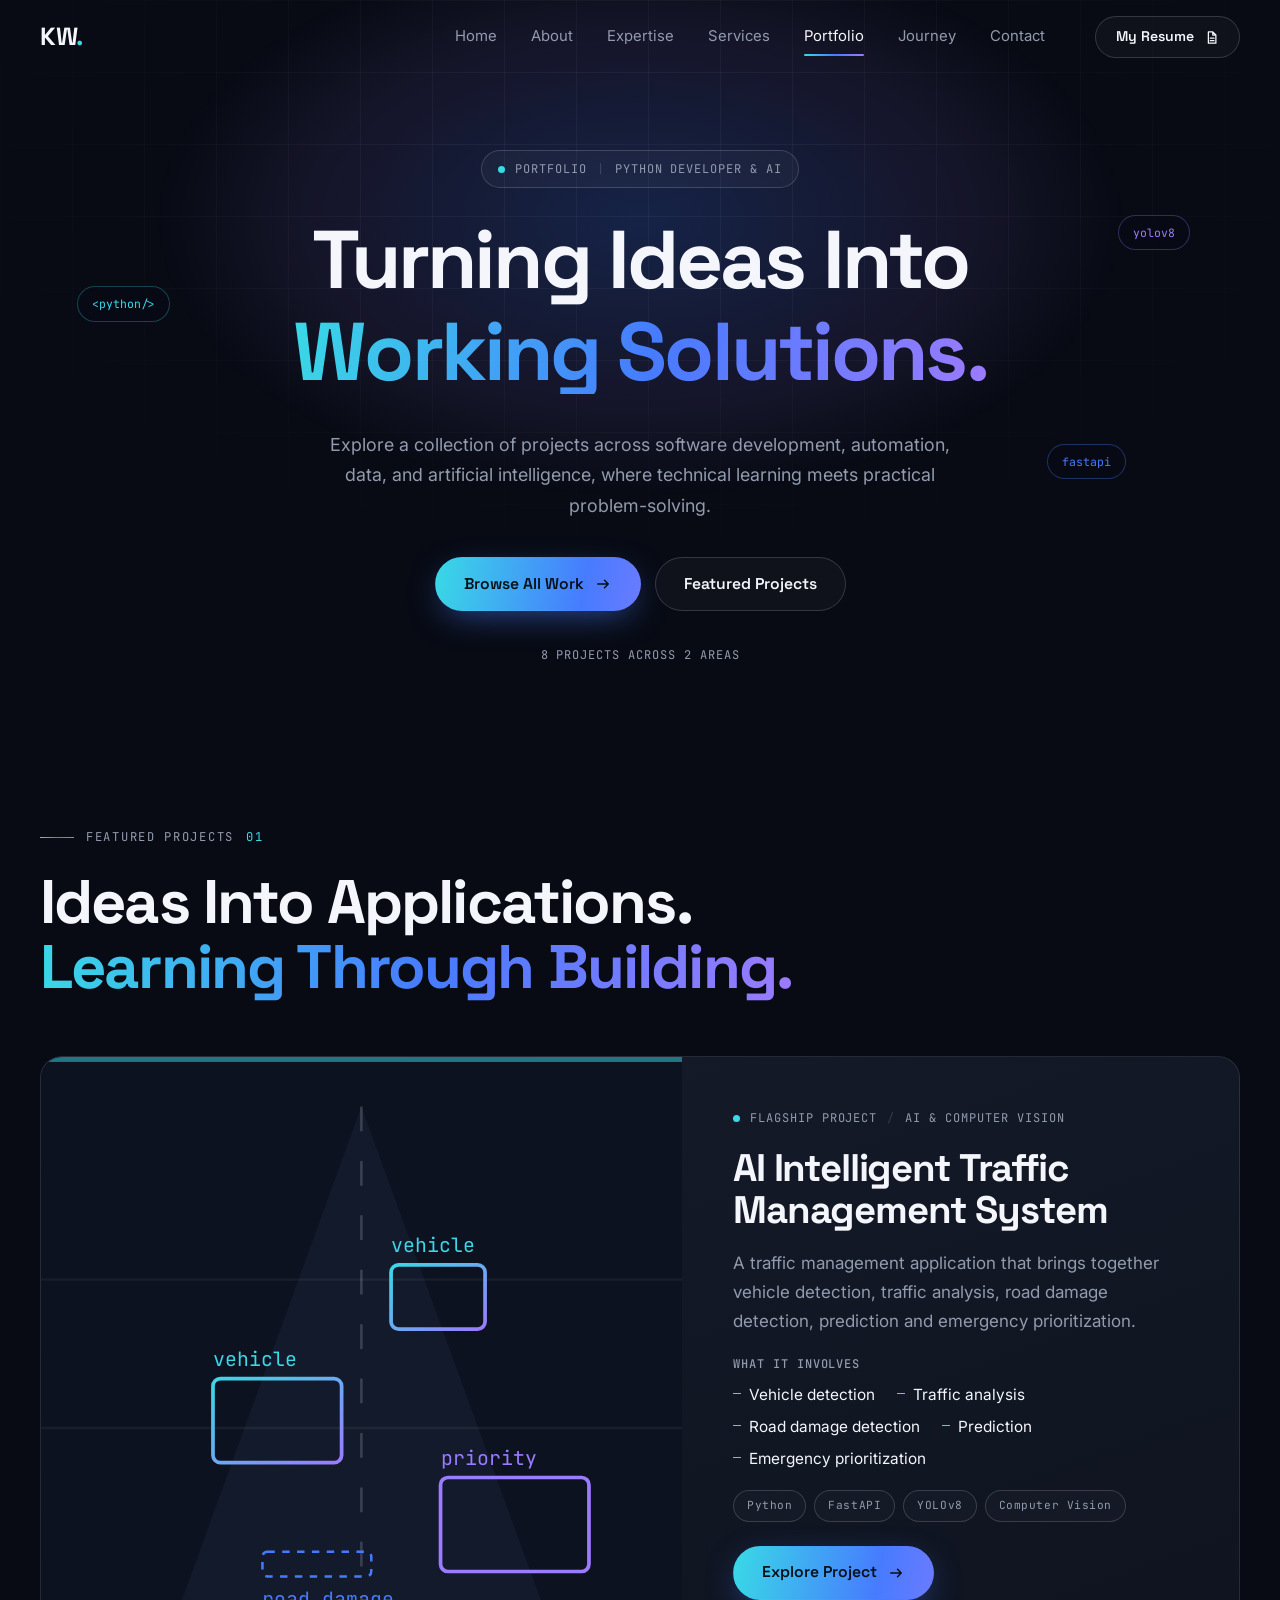
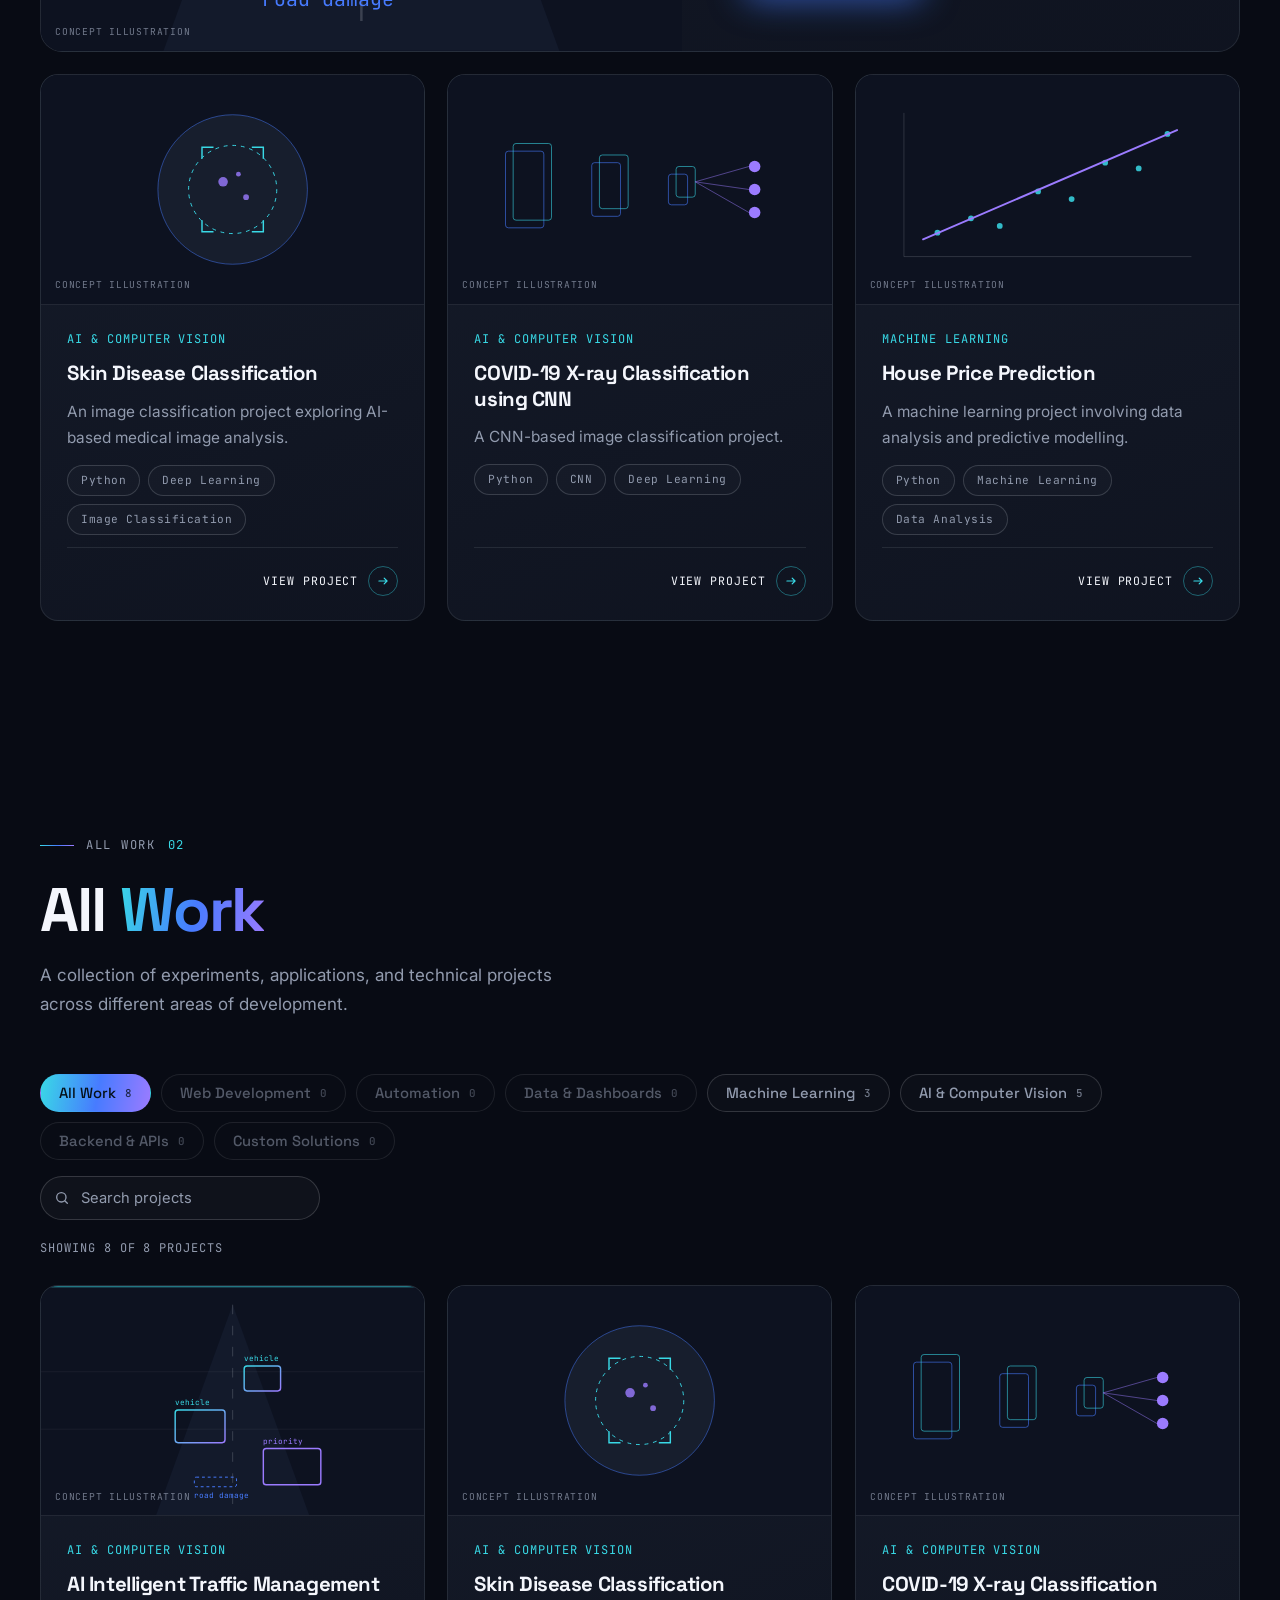
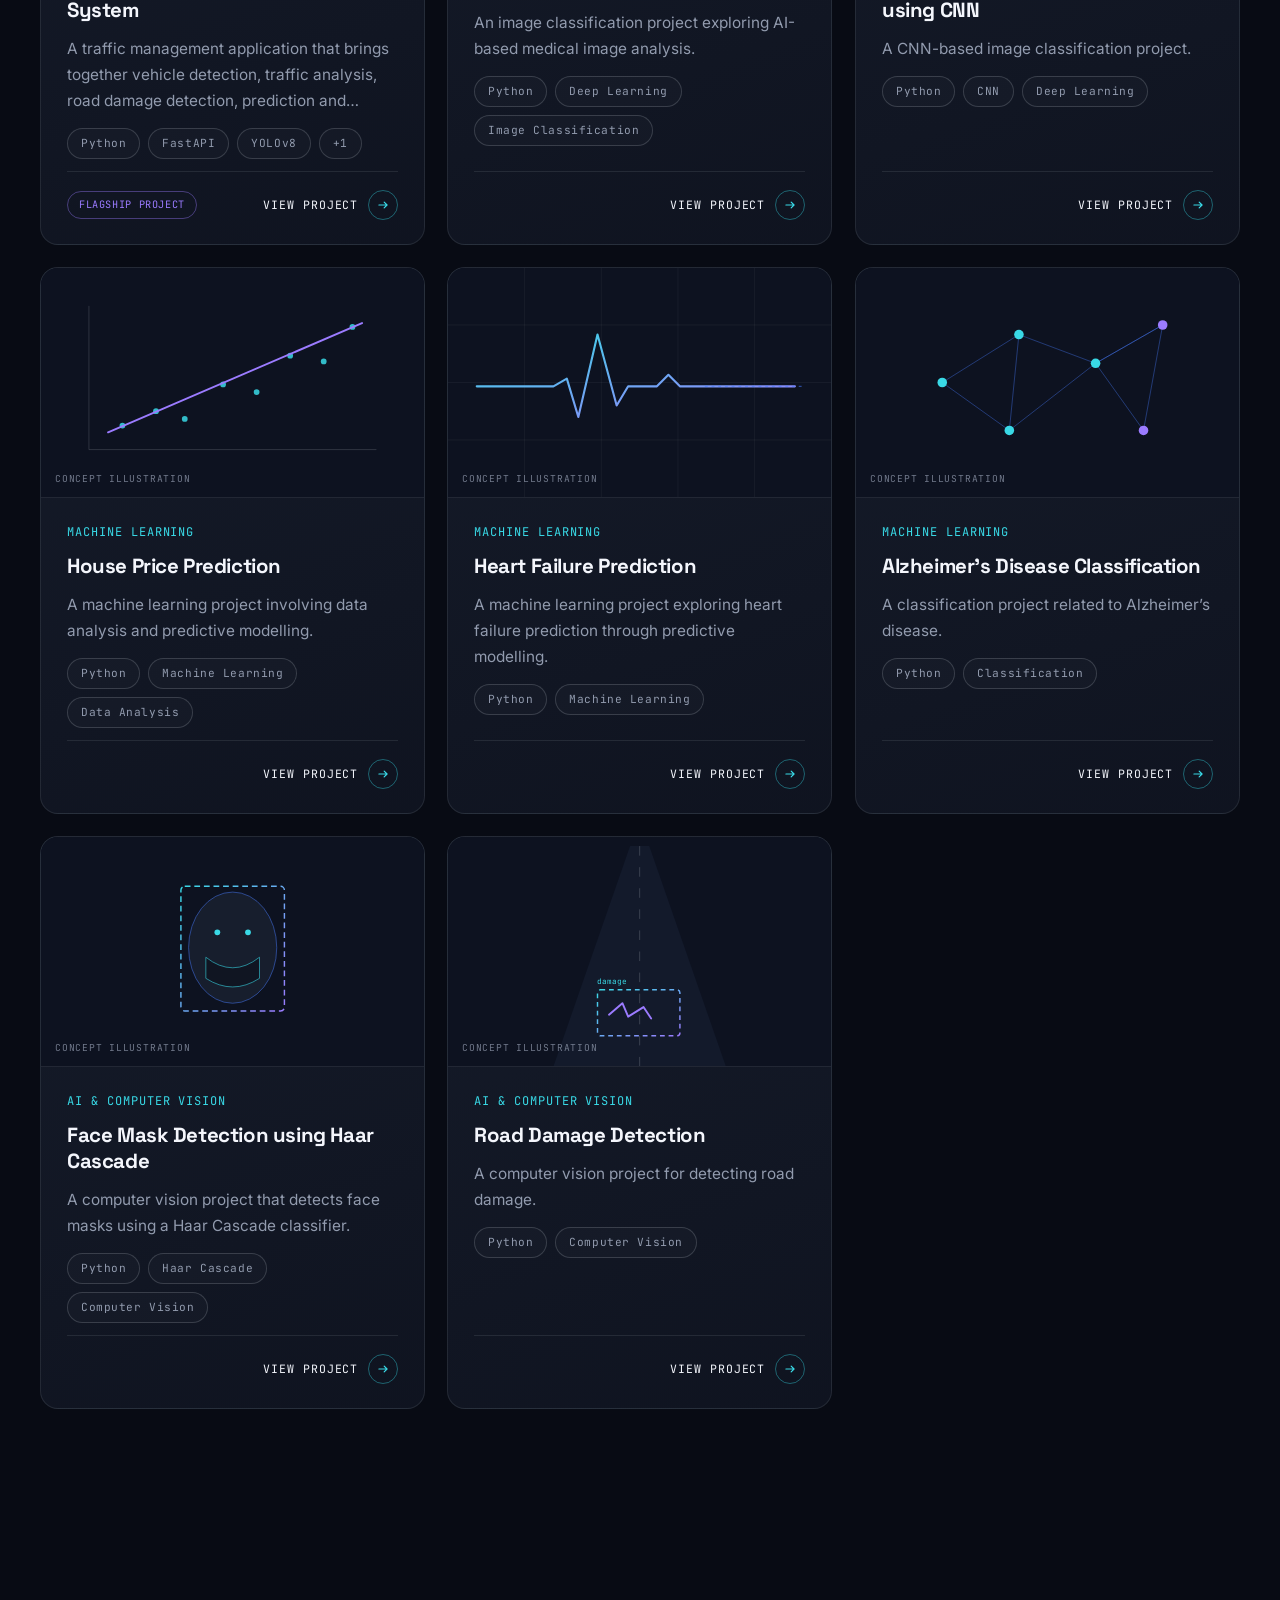
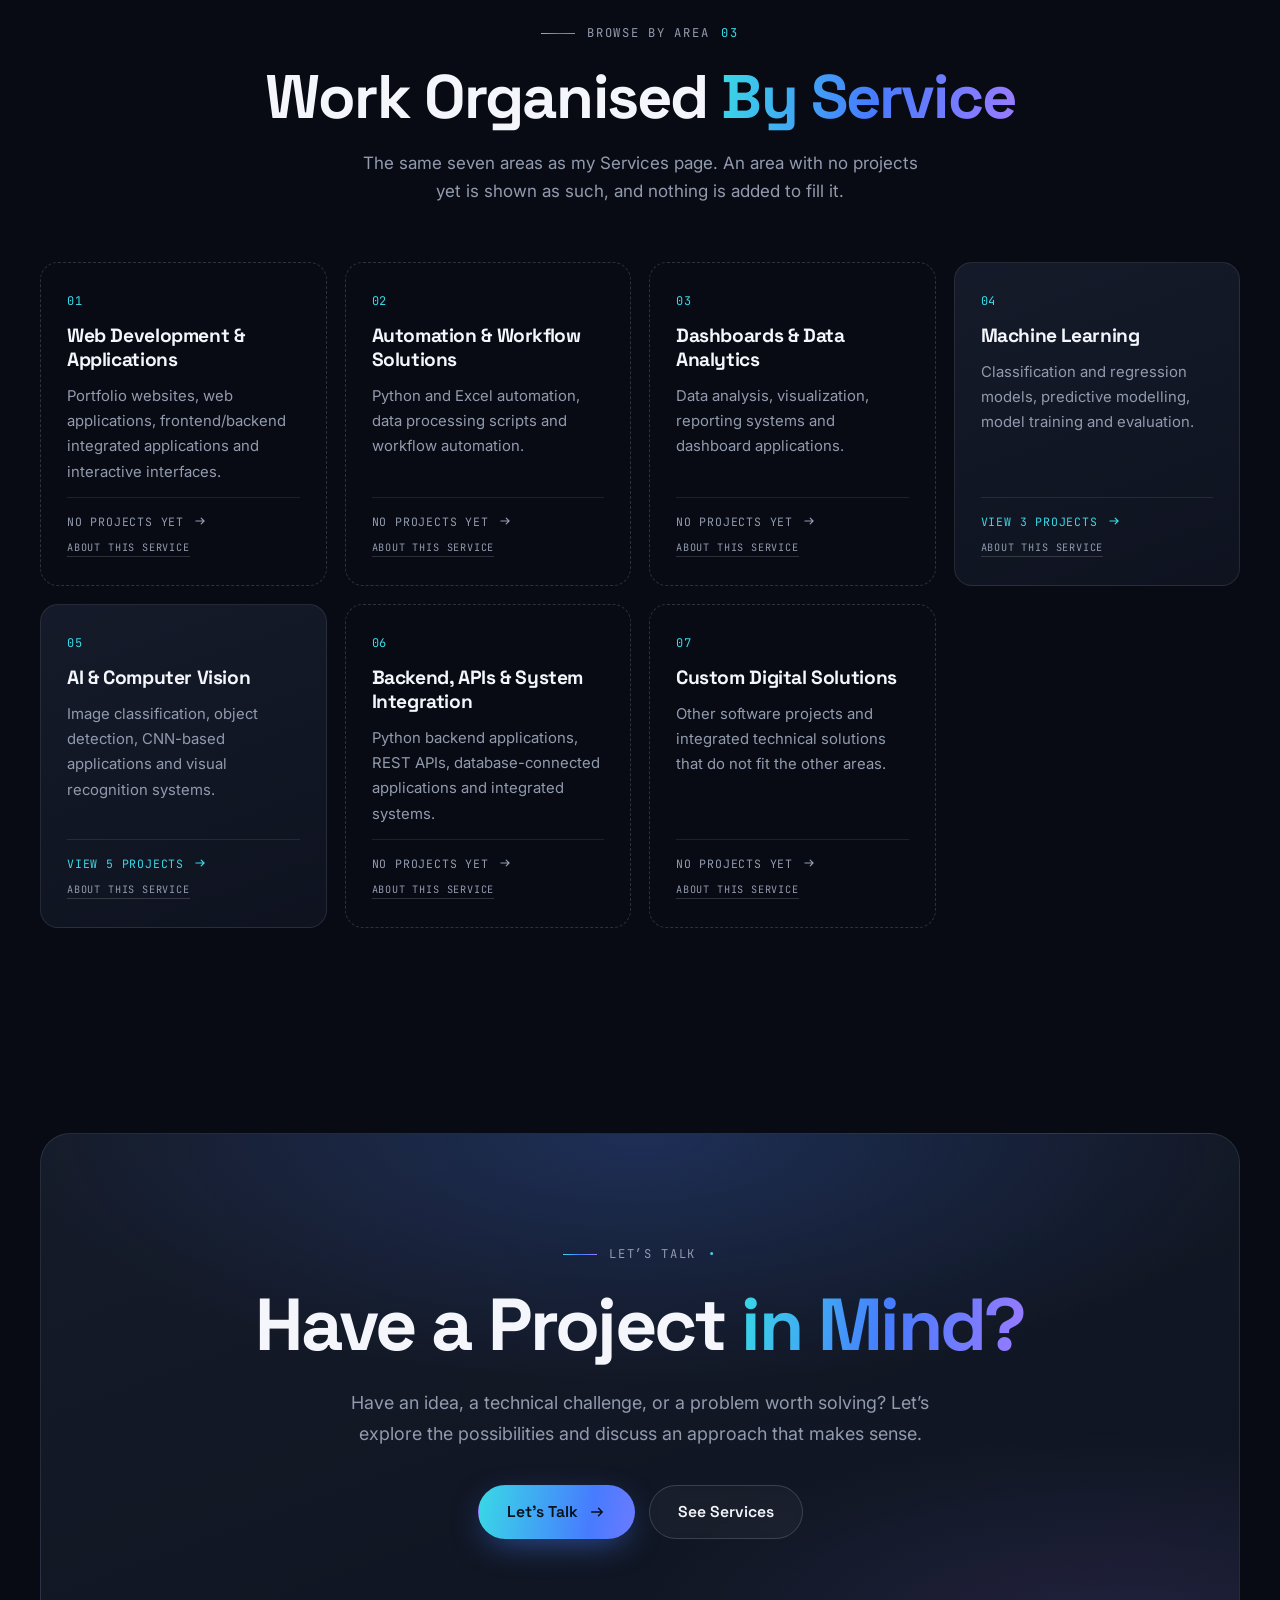
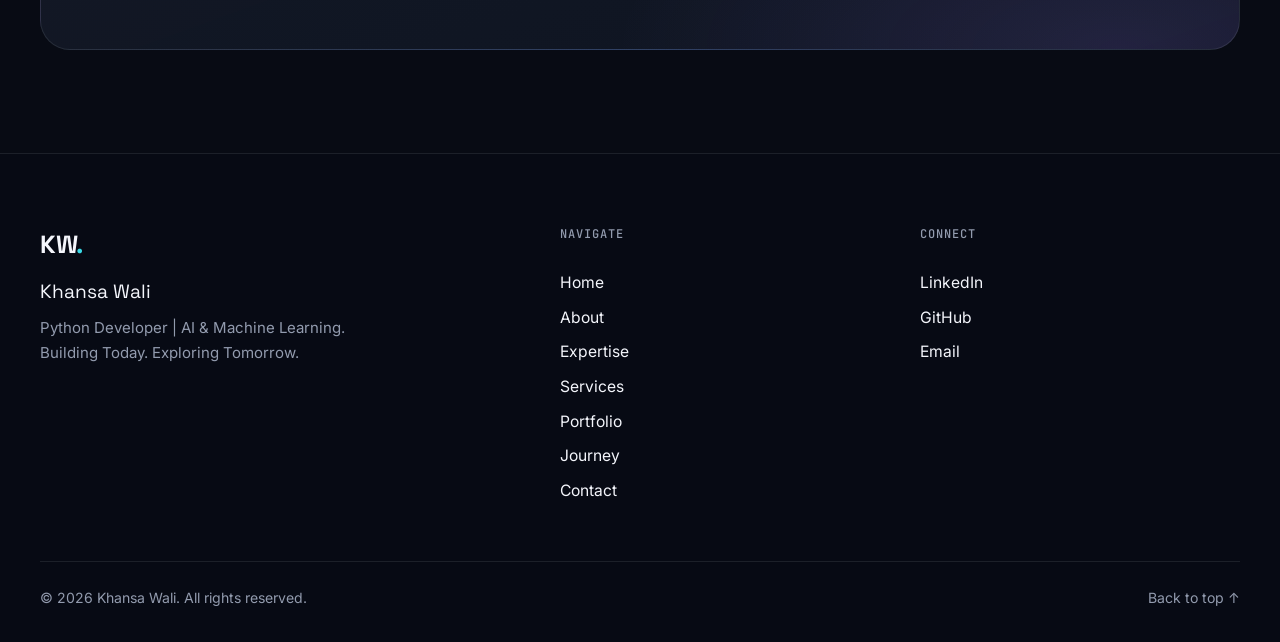
<file: portfolio.html>
<!DOCTYPE html>
<html lang="en">
<head>
  <meta charset="utf-8">
  <meta name="viewport" content="width=device-width, initial-scale=1">
  <title>Portfolio | Khansa Wali, Python Developer | AI &amp; Machine Learning</title>
  <meta name="description" content="Projects by Khansa Wali across machine learning, AI and computer vision, built to explore real-world problems with Python.">
  <meta name="theme-color" content="#080B14">
  <meta property="og:title" content="Portfolio | Khansa Wali">
  <meta property="og:description" content="Turning Ideas Into Working Solutions.">
  <meta property="og:type" content="website">
  <meta property="og:image" content="assets/img/khansa-cutout.png">
  <link rel="preconnect" href="https://fonts.googleapis.com">
  <link rel="preconnect" href="https://fonts.gstatic.com" crossorigin>
  <link href="https://fonts.googleapis.com/css2?family=Inter:wght@400;500;600&family=JetBrains+Mono:wght@400;500&family=Space+Grotesk:wght@500;600;700&display=swap" rel="stylesheet">
  <link rel="stylesheet" href="css/style.css">
  <link rel="stylesheet" href="css/portfolio.css">
  <script>document.documentElement.classList.add('js');</script>
</head>
<body data-page="portfolio">
  <a class="skip" href="#main">Skip to content</a>
  <div class="cursor-glow" aria-hidden="true"></div>
  <div class="grid-bg" aria-hidden="true"></div>

  <header class="nav" id="nav">
    <div class="nav__inner">
      <a href="index.html" class="logo" aria-label="Khansa Wali, home">KW<span>.</span></a>
      <nav class="nav__links" id="navLinks" aria-label="Primary">
        <a href="index.html#home" data-link="home">Home</a>
        <a href="index.html#about" data-link="about">About</a>
        <a href="index.html#expertise" data-link="expertise">Expertise</a>
        <a href="services.html" data-link="services">Services</a>
        <a href="portfolio.html" data-link="portfolio">Portfolio</a>
        <a href="index.html#journey" data-link="journey">Journey</a>
        <a href="contact.html" data-link="contact">Contact</a>
        <a href="assets/Khansa-Wali-CV.pdf" class="btn btn--sm btn--ghost nav__cv-mobile" target="_blank" rel="noopener">My Resume</a>
      </nav>
      <a href="assets/Khansa-Wali-CV.pdf" class="btn btn--sm btn--ghost nav__cv" target="_blank" rel="noopener">
        My Resume <svg viewBox="0 0 24 24" aria-hidden="true"><path d="M7 3h7l5 5v13H7zM14 3v5h5M10 13h6M10 17h6"/></svg>
      </a>
      <button class="burger" id="burger" aria-label="Open menu" aria-expanded="false" aria-controls="navLinks"><span></span><span></span></button>
    </div>
  </header>

  <main id="main">

    <!-- 01 HERO -->
    <section class="pf-hero">
      <div class="pf-hero__glow" aria-hidden="true"></div>
      <span class="pf-chip pf-chip--a" aria-hidden="true">&lt;python/&gt;</span>
      <span class="pf-chip pf-chip--b" aria-hidden="true">yolov8</span>
      <span class="pf-chip pf-chip--c" aria-hidden="true">fastapi</span>
      <div class="container">
        <p class="eyebrow"><span class="dot"></span> Portfolio <i>|</i> Python Developer &amp; AI</p>
        <h1 class="pf-title" aria-label="Turning Ideas Into Working Solutions.">
          <span class="line"><span style="--d:.05s">Turning Ideas Into</span></span>
          <span class="line"><span style="--d:.18s" class="grad">Working Solutions.</span></span>
        </h1>
        <p class="pf-hero__sub reveal" style="--d:.4s">Explore a collection of projects across software development, automation, data, and artificial intelligence, where technical learning meets practical problem-solving.</p>
        <div class="hero__cta reveal" style="--d:.5s">
          <a href="#all-work" class="btn btn--primary">Browse All Work <svg viewBox="0 0 24 24" aria-hidden="true"><path d="M5 12h14m0 0-5-5m5 5-5 5"/></svg></a>
          <a href="#featured-section" class="btn btn--ghost">Featured Projects</a>
        </div>
        <p class="pf-meta mono reveal" style="--d:.6s" id="pfMeta"></p>
      </div>
    </section>

    <!-- 02 FEATURED -->
    <section class="pf-section" id="featured-section">
      <div class="container">
        <div class="pf-head reveal">
          <p class="label"><span>01</span> Featured Projects</p>
          <h2 class="h2">Ideas Into Applications.<br><span class="grad">Learning Through Building.</span></h2>
        </div>
        <div id="featured"></div>
      </div>
    </section>

    <!-- 03 ALL WORK -->
    <section class="pf-section" id="all-work">
      <div class="container">
        <div class="pf-head reveal">
          <p class="label"><span>02</span> All Work</p>
          <h2 class="h2">All <span class="grad">Work</span></h2>
          <p class="section__sub">A collection of experiments, applications, and technical projects across different areas of development.</p>
        </div>
        <div class="pf-controls reveal">
          <div class="pills" id="filters" role="group" aria-label="Filter projects by category"></div>
          <label class="search"><span class="sr" style="position:absolute;left:-999px">Search projects</span>
            <svg viewBox="0 0 24 24" aria-hidden="true"><circle cx="11" cy="11" r="7"/><path d="m20 20-3.5-3.5"/></svg>
            <input type="search" id="search" placeholder="Search projects" autocomplete="off">
          </label>
        </div>
        <p class="pf-count mono" id="count" aria-live="polite"></p>
        <div class="pgrid" id="grid"></div>
        <div class="empty" id="empty" hidden></div>
      </div>
    </section>

    <!-- 04 AREAS -->
    <section class="pf-section" id="areas-section">
      <div class="container">
        <div class="pf-head pf-head--center reveal">
          <p class="label"><span>03</span> Browse by Area</p>
          <h2 class="h2">Work Organised <span class="grad">By Service</span></h2>
          <p class="section__sub">The same seven areas as my Services page. An area with no projects yet is shown as such, and nothing is added to fill it.</p>
        </div>
        <div class="areas" id="areas"></div>
      </div>
    </section>

    <!-- CLOSING CTA -->
    <section class="pf-section pf-cta" id="project">
      <div class="container">
        <div class="final reveal">
          <p class="label"><span>&bull;</span> Let&rsquo;s Talk</p>
          <h2 class="final__title">Have a Project <span class="grad">in Mind?</span></h2>
          <p class="final__copy">Have an idea, a technical challenge, or a problem worth solving? Let&rsquo;s explore the possibilities and discuss an approach that makes sense.</p>
          <div class="hero__cta">
            <a href="#" class="btn btn--primary" data-contact>Let&rsquo;s Talk <svg viewBox="0 0 24 24" aria-hidden="true"><path d="M5 12h14m0 0-5-5m5 5-5 5"/></svg></a>
            <a href="services.html" class="btn btn--ghost">See Services</a>
          </div>
        </div>
      </div>
    </section>
  </main>

  <footer class="footer">
    <div class="container footer__grid">
      <div>
        <a href="index.html" class="logo" aria-label="Khansa Wali, back to top">KW<span>.</span></a>
        <p class="footer__name">Khansa Wali</p>
        <p class="muted footer__pos">Python Developer | AI &amp; Machine Learning. Building Today. Exploring Tomorrow.</p>
      </div>
      <nav aria-label="Footer">
        <h4 class="mono muted">Navigate</h4>
        <a href="index.html#home">Home</a><a href="index.html#about">About</a><a href="index.html#expertise">Expertise</a><a href="services.html">Services</a><a href="portfolio.html">Portfolio</a><a href="index.html#journey">Journey</a><a href="contact.html">Contact</a>
      </nav>
      <div>
        <h4 class="mono muted">Connect</h4>
        <a href="https://www.linkedin.com/in/khansa-wali/" target="_blank" rel="noopener">LinkedIn</a>
        <a href="https://github.com/Khansa-wali/" target="_blank" rel="noopener">GitHub</a>
        <a href="mailto:khansawali.dev@gmail.com">Email</a>
      </div>
    </div>
    <div class="container footer__bar">
      <span class="muted">&copy; <span id="year">2026</span> Khansa Wali. All rights reserved.</span>
      <a href="#main" class="muted">Back to top &uarr;</a>
    </div>
  </footer>

  <!-- PROJECT DETAIL -->
  <div class="modal" id="modal" hidden>
    <div class="modal__backdrop" data-modal-close></div>
    <div class="modal__shell" role="dialog" aria-modal="true" aria-labelledby="modalTitle">
      <button type="button" class="modal__close" data-modal-close aria-label="Close project details"><svg viewBox="0 0 24 24" aria-hidden="true"><path d="M6 6l12 12M18 6 6 18"/></svg></button>
      <div class="modal__panel"><div id="modalBody"></div></div>
    </div>
  </div>

  <div class="toast" id="toast" role="status" aria-live="polite"></div>
  <script src="js/projects-data.js"></script>
  <script src="js/portfolio.js"></script>
  <script src="js/main.js"></script>
</body>
</html>
</file>
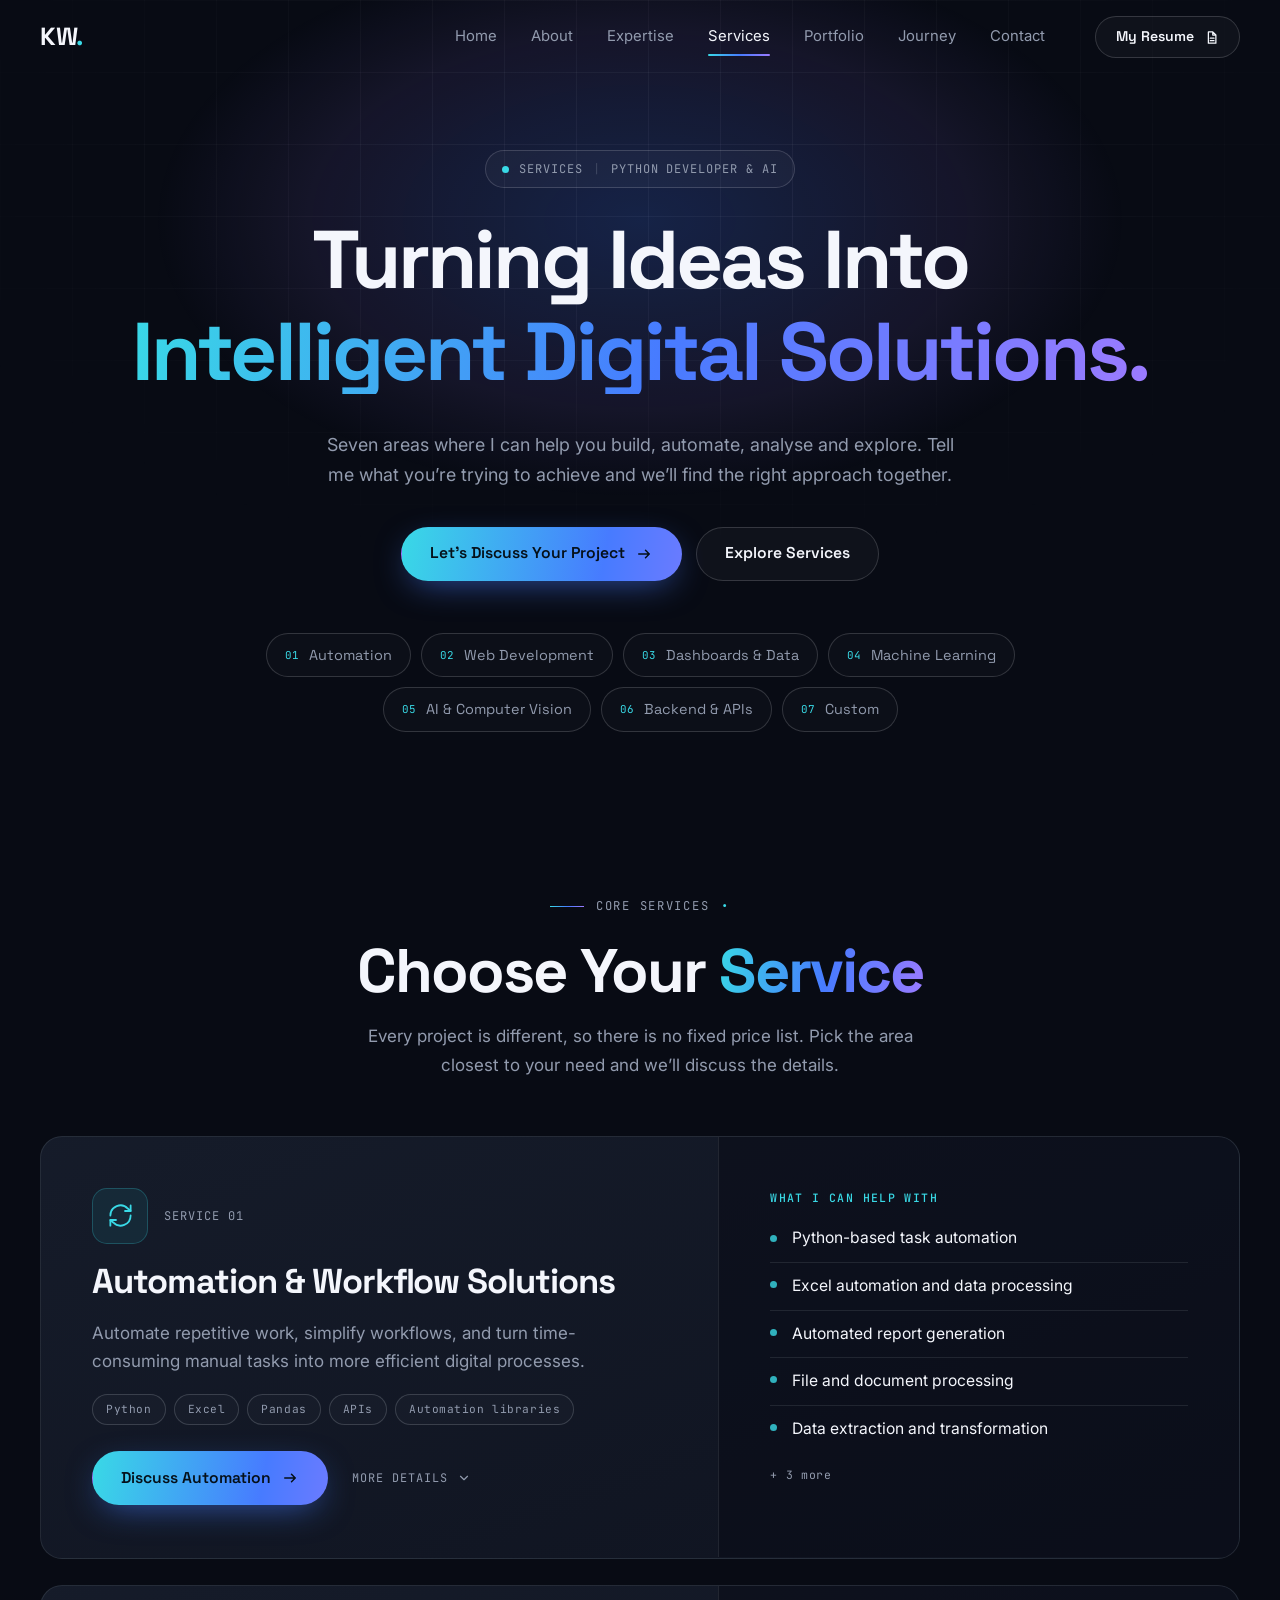
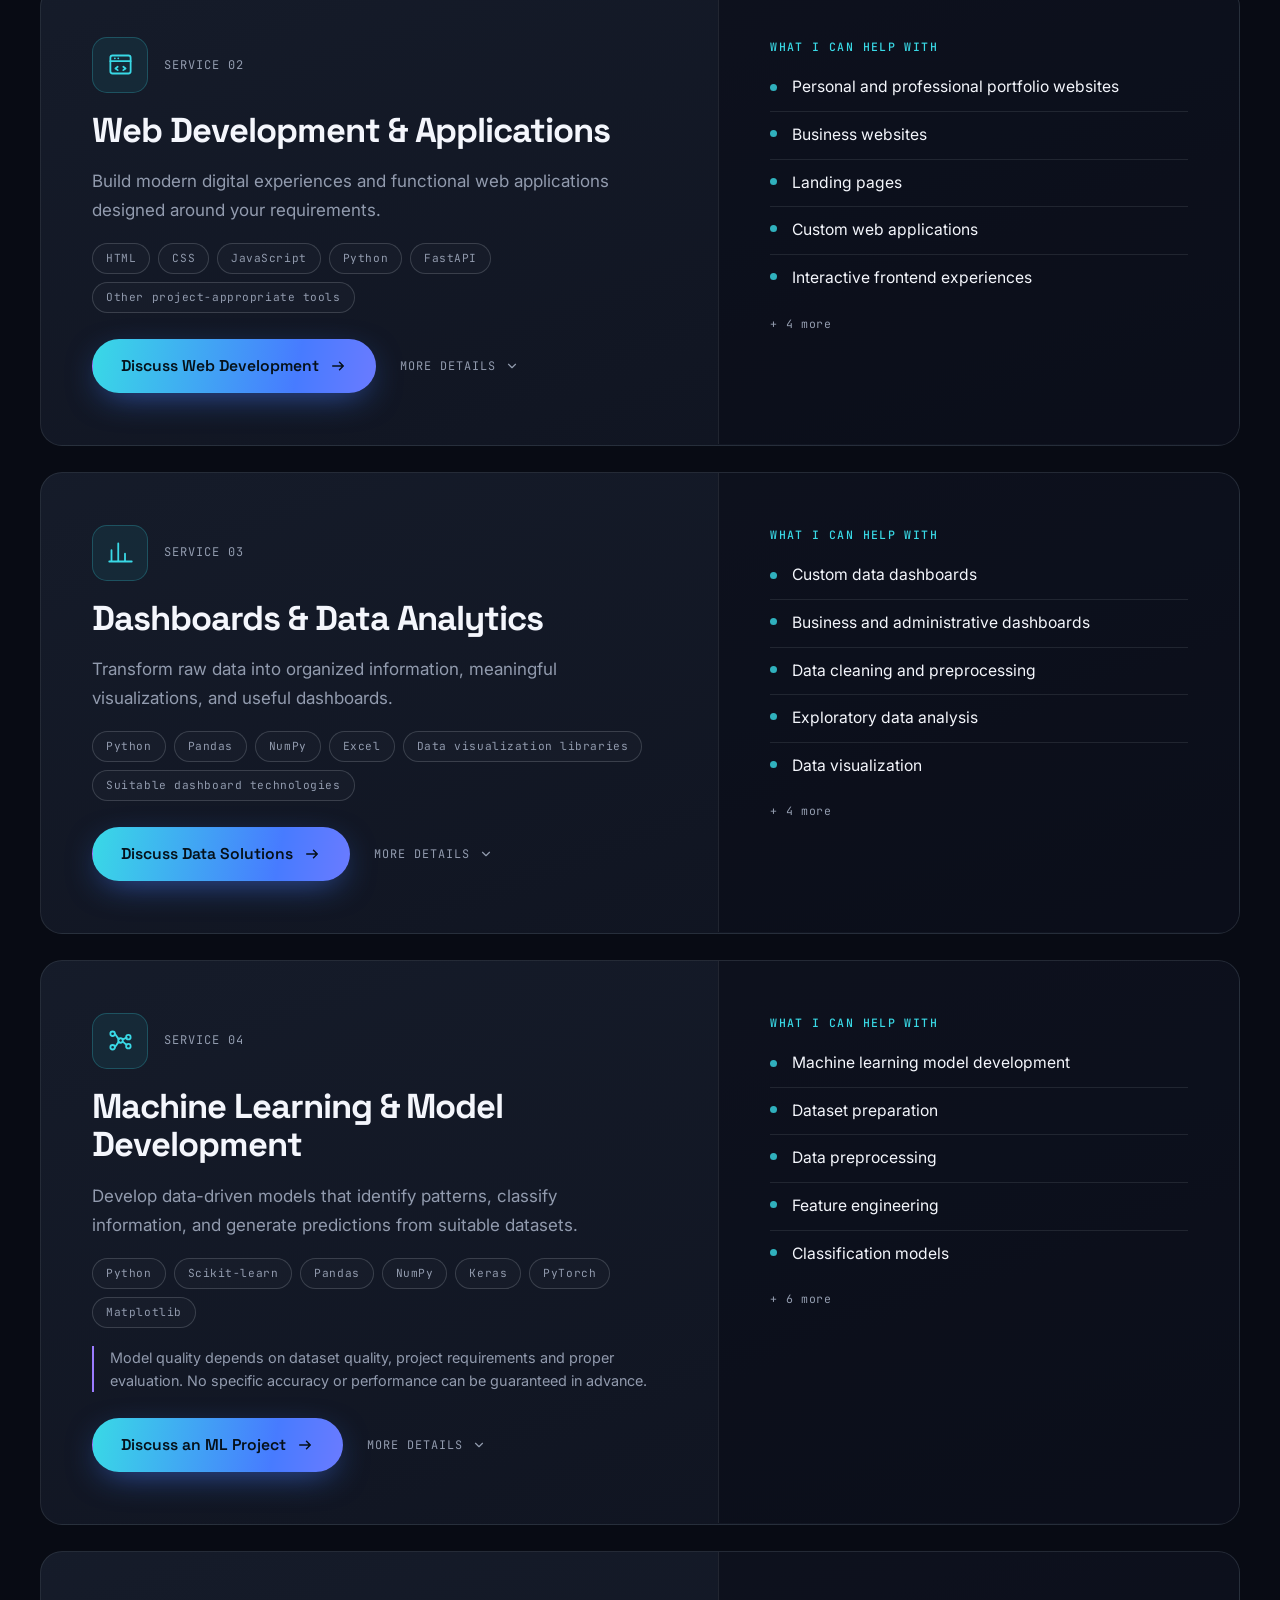
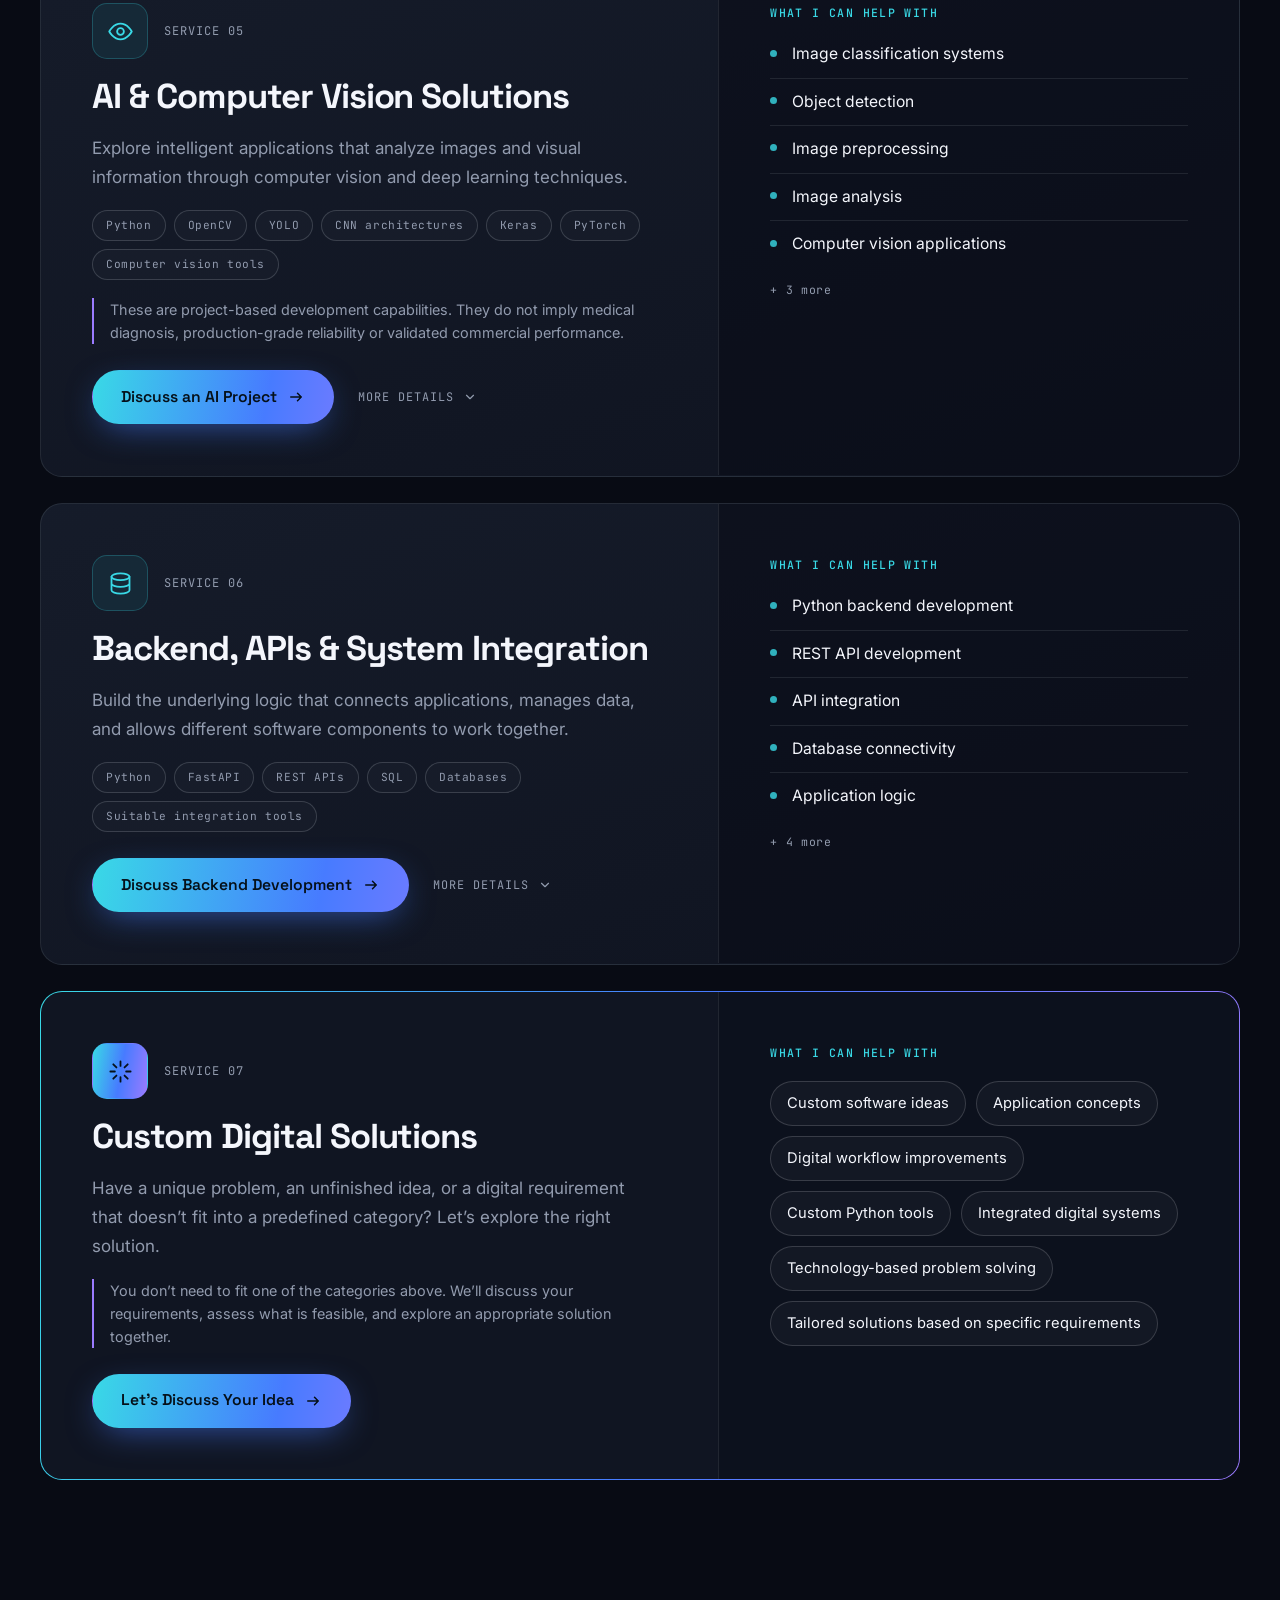
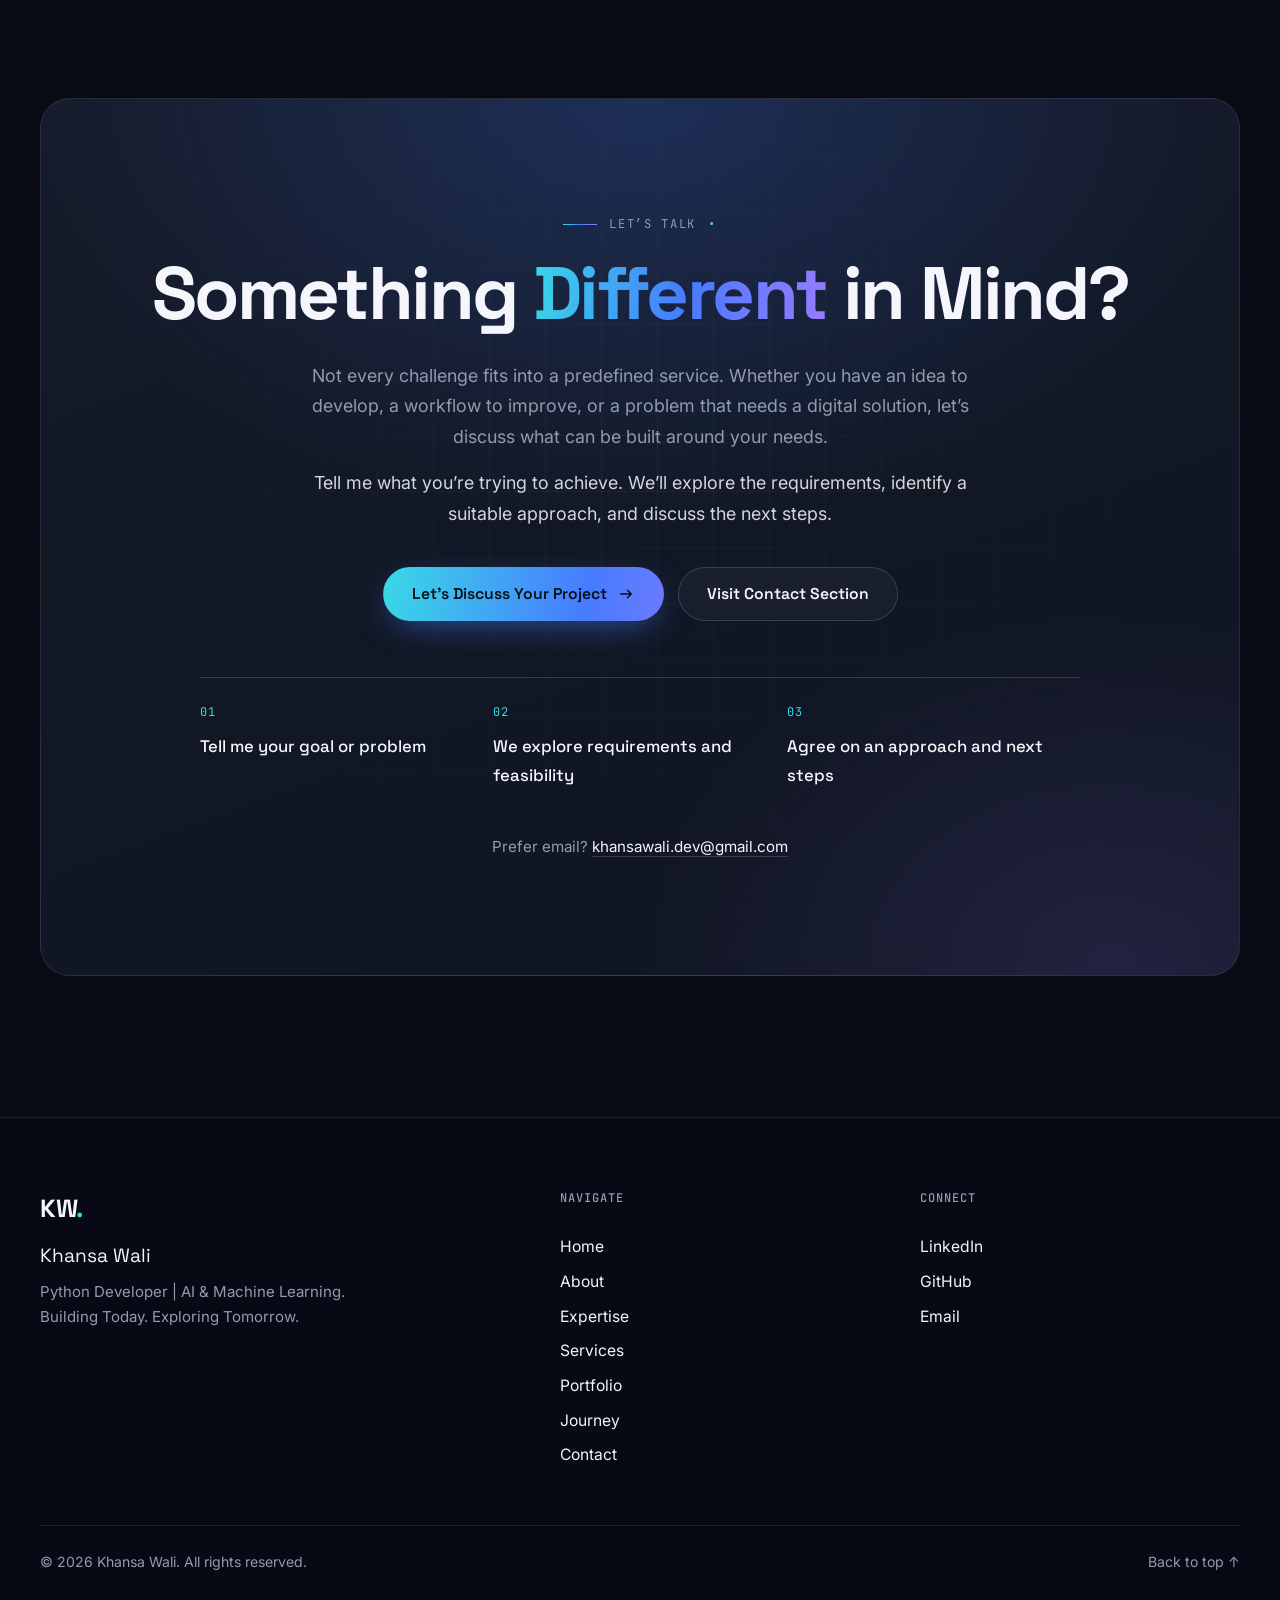
<file: services.html>
<!DOCTYPE html>
<html lang="en">
<head>
  <meta charset="utf-8">
  <meta name="viewport" content="width=device-width, initial-scale=1">
  <title>Services | Khansa Wali, Python Developer | AI &amp; Machine Learning</title>
  <meta name="description" content="Digital solutions Khansa Wali can help develop: automation, web development, dashboards and data analytics, machine learning, computer vision, backend and APIs, and custom solutions.">
  <meta name="theme-color" content="#080B14">
  <meta property="og:title" content="Services | Khansa Wali">
  <meta property="og:description" content="Turning Ideas Into Intelligent Digital Solutions.">
  <meta property="og:type" content="website">
  <meta property="og:image" content="assets/img/khansa-cutout.png">
  <link rel="preconnect" href="https://fonts.googleapis.com">
  <link rel="preconnect" href="https://fonts.gstatic.com" crossorigin>
  <link href="https://fonts.googleapis.com/css2?family=Inter:wght@400;500;600&family=JetBrains+Mono:wght@400;500&family=Space+Grotesk:wght@500;600;700&display=swap" rel="stylesheet">
  <link rel="stylesheet" href="css/style.css">
  <link rel="stylesheet" href="css/services.css">
  <script>document.documentElement.classList.add('js');</script>
</head>
<body data-page="services">
  <a class="skip" href="#main">Skip to content</a>
  <div class="cursor-glow" aria-hidden="true"></div>
  <div class="grid-bg" aria-hidden="true"></div>

  <header class="nav" id="nav">
    <div class="nav__inner">
      <a href="index.html" class="logo" aria-label="Khansa Wali, home">KW<span>.</span></a>
      <nav class="nav__links" id="navLinks" aria-label="Primary">
        <a href="index.html#home" data-link="home">Home</a>
        <a href="index.html#about" data-link="about">About</a>
        <a href="index.html#expertise" data-link="expertise">Expertise</a>
        <a href="services.html" data-link="services">Services</a>
        <a href="portfolio.html" data-link="portfolio">Portfolio</a>
        <a href="index.html#journey" data-link="journey">Journey</a>
        <a href="contact.html" data-link="contact">Contact</a>
        <a href="assets/Khansa-Wali-CV.pdf" class="btn btn--sm btn--ghost nav__cv-mobile" target="_blank" rel="noopener">My Resume</a>
      </nav>
      <a href="assets/Khansa-Wali-CV.pdf" class="btn btn--sm btn--ghost nav__cv" target="_blank" rel="noopener">
        My Resume <svg viewBox="0 0 24 24" aria-hidden="true"><path d="M7 3h7l5 5v13H7zM14 3v5h5M10 13h6M10 17h6"/></svg>
      </a>
      <button class="burger" id="burger" aria-label="Open menu" aria-expanded="false" aria-controls="navLinks"><span></span><span></span></button>
    </div>
  </header>

  <main id="main">

    <!-- HERO -->
    <section class="svc-hero">
      <div class="svc-hero__glow" aria-hidden="true"></div>
      <div class="container">
        <p class="eyebrow"><span class="dot"></span> Services <i>|</i> Python Developer &amp; AI</p>
        <h1 class="svc-title" aria-label="Turning Ideas Into Intelligent Digital Solutions.">
          <span class="line"><span style="--d:.05s">Turning Ideas Into</span></span>
          <span class="line"><span style="--d:.18s" class="grad">Intelligent Digital Solutions.</span></span>
        </h1>
        <p class="svc-hero__sub reveal" style="--d:.4s">Seven areas where I can help you build, automate, analyse and explore. Tell me what you&rsquo;re trying to achieve and we&rsquo;ll find the right approach together.</p>
        <div class="hero__cta reveal" style="--d:.5s">
          <a href="mailto:khansawali.dev@gmail.com?subject=Project%20enquiry&body=Hi%20Khansa%2C%20I%27d%20like%20to%20discuss%20a%20project%20with%20you.%0A%0AWhat%20I%27m%20trying%20to%20achieve%3A%0A" class="btn btn--primary" data-service="General">Let&rsquo;s Discuss Your Project <svg viewBox="0 0 24 24" aria-hidden="true"><path d="M5 12h14m0 0-5-5m5 5-5 5"/></svg></a>
          <a href="#services" class="btn btn--ghost">Explore Services</a>
        </div>
        <nav class="jump reveal" style="--d:.6s" aria-label="Jump to a service"><a href="#automation"><span>01</span>Automation</a><a href="#web"><span>02</span>Web Development</a><a href="#data"><span>03</span>Dashboards &amp; Data</a><a href="#ml"><span>04</span>Machine Learning</a><a href="#vision"><span>05</span>AI &amp; Computer Vision</a><a href="#backend"><span>06</span>Backend &amp; APIs</a><a href="#custom"><span>07</span>Custom</a></nav>
      </div>
    </section>

    <!-- SERVICES -->
    <section class="section svc-list" id="services">
      <div class="container">
        <div class="section__head reveal">
          <p class="label"><span>&bull;</span> Core Services</p>
          <h2 class="h2">Choose Your <span class="grad">Service</span></h2>
          <p class="section__sub">Every project is different, so there is no fixed price list. Pick the area closest to your need and we&rsquo;ll discuss the details.</p>
        </div>
        <div class="svc-stack">
        <article class="svc reveal" id="automation" style="--d:0.00s">
          <div class="svc__main">
            <div class="svc__top"><span class="svc__icon"><svg viewBox="0 0 24 24"><path d="M21 12a9 9 0 0 1-15.5 6.2L3 16"/><path d="M3 12A9 9 0 0 1 18.5 5.8L21 8"/><path d="M3 21v-5h5M21 3v5h-5"/></svg></span><span class="svc__num mono">Service 01</span></div>
            <h3>Automation &amp; Workflow Solutions</h3>
            <p class="svc__desc">Automate repetitive work, simplify workflows, and turn time-consuming manual tasks into more efficient digital processes.</p>
            <ul class="tags"><li>Python</li><li>Excel</li><li>Pandas</li><li>APIs</li><li>Automation libraries</li></ul>
            
            <div class="svc__actions">
              <a href="mailto:khansawali.dev@gmail.com?subject=Service%20enquiry%3A%20Automation%20%26%20Workflow%20Solutions&body=Hi%20Khansa%2C%20I%27d%20like%20to%20discuss%3A%20Automation%20%26%20Workflow%20Solutions.%0A%0AWhat%20I%27m%20trying%20to%20achieve%3A%0A" class="btn btn--primary" data-service="Automation &amp; Workflow Solutions">Discuss Automation <svg viewBox="0 0 24 24" aria-hidden="true"><path d="M5 12h14m0 0-5-5m5 5-5 5"/></svg></a>
              <button class="svc__toggle" type="button" aria-expanded="false" aria-controls="d-automation"><span>More details</span><svg viewBox="0 0 24 24" aria-hidden="true"><path d="m6 9 6 6 6-6"/></svg></button>
            </div>
          </div>
          <aside class="svc__panel">
            <h4>What I can help with</h4>
            <ul class="svc__list"><li>Python-based task automation</li><li>Excel automation and data processing</li><li>Automated report generation</li><li>File and document processing</li><li>Data extraction and transformation</li><li class="more-item">Repetitive workflow automation</li><li class="more-item">API-based automation and integrations</li><li class="more-item">Custom scripts for everyday business tasks</li></ul>
            <p class="svc__more-count">+ 3 more</p>
          </aside>
          <div class="svc__details" id="d-automation">
            <div class="svc__details-inner"><div class="svc__details-pad">
              <h4>Example problems I can help solve</h4>
              <ul class="svc__problems"><li>Repetitive tasks taking too much time.</li><li>Manually processing large numbers of files.</li><li>Preparing reports repeatedly.</li><li>Moving or organizing data between systems.</li><li>Automating routine Excel operations.</li><li>Simplifying multi-step workflows.</li></ul>
            </div></div>
          </div>
        </article>
        <article class="svc reveal" id="web" style="--d:0.06s">
          <div class="svc__main">
            <div class="svc__top"><span class="svc__icon"><svg viewBox="0 0 24 24"><rect x="3" y="4" width="18" height="16" rx="2"/><path d="M3 9h18M7 6.5h.01M10 6.5h.01"/><path d="m9.5 14-2 1.5 2 1.5m5-3 2 1.5-2 1.5"/></svg></span><span class="svc__num mono">Service 02</span></div>
            <h3>Web Development &amp; Applications</h3>
            <p class="svc__desc">Build modern digital experiences and functional web applications designed around your requirements.</p>
            <ul class="tags"><li>HTML</li><li>CSS</li><li>JavaScript</li><li>Python</li><li>FastAPI</li><li>Other project-appropriate tools</li></ul>
            
            <div class="svc__actions">
              <a href="mailto:khansawali.dev@gmail.com?subject=Service%20enquiry%3A%20Web%20Development%20%26%20Applications&body=Hi%20Khansa%2C%20I%27d%20like%20to%20discuss%3A%20Web%20Development%20%26%20Applications.%0A%0AWhat%20I%27m%20trying%20to%20achieve%3A%0A" class="btn btn--primary" data-service="Web Development &amp; Applications">Discuss Web Development <svg viewBox="0 0 24 24" aria-hidden="true"><path d="M5 12h14m0 0-5-5m5 5-5 5"/></svg></a>
              <button class="svc__toggle" type="button" aria-expanded="false" aria-controls="d-web"><span>More details</span><svg viewBox="0 0 24 24" aria-hidden="true"><path d="m6 9 6 6 6-6"/></svg></button>
            </div>
          </div>
          <aside class="svc__panel">
            <h4>What I can help with</h4>
            <ul class="svc__list"><li>Personal and professional portfolio websites</li><li>Business websites</li><li>Landing pages</li><li>Custom web applications</li><li>Interactive frontend experiences</li><li class="more-item">Backend-connected applications</li><li class="more-item">Responsive website development</li><li class="more-item">Frontend and backend integration</li><li class="more-item">API-connected web applications</li></ul>
            <p class="svc__more-count">+ 4 more</p>
          </aside>
          <div class="svc__details" id="d-web">
            <div class="svc__details-inner"><div class="svc__details-pad">
              <h4>Example problems I can help solve</h4>
              <ul class="svc__problems"><li>Establishing an online presence.</li><li>Presenting a business or service professionally.</li><li>Building a custom interface for a specific workflow.</li><li>Turning an idea into a functional web application.</li><li>Connecting a frontend interface with backend functionality.</li></ul>
            </div></div>
          </div>
        </article>
        <article class="svc reveal" id="data" style="--d:0.00s">
          <div class="svc__main">
            <div class="svc__top"><span class="svc__icon"><svg viewBox="0 0 24 24"><path d="M4 20V10M10 20V4M16 20v-7M22 20H2"/></svg></span><span class="svc__num mono">Service 03</span></div>
            <h3>Dashboards &amp; Data Analytics</h3>
            <p class="svc__desc">Transform raw data into organized information, meaningful visualizations, and useful dashboards.</p>
            <ul class="tags"><li>Python</li><li>Pandas</li><li>NumPy</li><li>Excel</li><li>Data visualization libraries</li><li>Suitable dashboard technologies</li></ul>
            
            <div class="svc__actions">
              <a href="mailto:khansawali.dev@gmail.com?subject=Service%20enquiry%3A%20Dashboards%20%26%20Data%20Analytics&body=Hi%20Khansa%2C%20I%27d%20like%20to%20discuss%3A%20Dashboards%20%26%20Data%20Analytics.%0A%0AWhat%20I%27m%20trying%20to%20achieve%3A%0A" class="btn btn--primary" data-service="Dashboards &amp; Data Analytics">Discuss Data Solutions <svg viewBox="0 0 24 24" aria-hidden="true"><path d="M5 12h14m0 0-5-5m5 5-5 5"/></svg></a>
              <button class="svc__toggle" type="button" aria-expanded="false" aria-controls="d-data"><span>More details</span><svg viewBox="0 0 24 24" aria-hidden="true"><path d="m6 9 6 6 6-6"/></svg></button>
            </div>
          </div>
          <aside class="svc__panel">
            <h4>What I can help with</h4>
            <ul class="svc__list"><li>Custom data dashboards</li><li>Business and administrative dashboards</li><li>Data cleaning and preprocessing</li><li>Exploratory data analysis</li><li>Data visualization</li><li class="more-item">Report generation</li><li class="more-item">KPI and performance monitoring interfaces</li><li class="more-item">Data-driven reporting systems</li><li class="more-item">Structured data presentation</li></ul>
            <p class="svc__more-count">+ 4 more</p>
          </aside>
          <div class="svc__details" id="d-data">
            <div class="svc__details-inner"><div class="svc__details-pad">
              <h4>Example problems I can help solve</h4>
              <ul class="svc__problems"><li>Data scattered across multiple files.</li><li>Difficulty understanding business information.</li><li>Manual report preparation.</li><li>Lack of a centralized dashboard.</li><li>Difficulty tracking performance indicators.</li><li>Making information easier to interpret.</li></ul>
            </div></div>
          </div>
        </article>
        <article class="svc reveal" id="ml" style="--d:0.06s">
          <div class="svc__main">
            <div class="svc__top"><span class="svc__icon"><svg viewBox="0 0 24 24"><circle cx="5" cy="6" r="2"/><circle cx="5" cy="18" r="2"/><circle cx="12" cy="12" r="2"/><circle cx="19" cy="9" r="2"/><circle cx="19" cy="17" r="2"/><path d="M7 6l3.5 5M7 18l3.5-5M14 11l3.5-1.5M14 13l3.5 3"/></svg></span><span class="svc__num mono">Service 04</span></div>
            <h3>Machine Learning &amp; Model Development</h3>
            <p class="svc__desc">Develop data-driven models that identify patterns, classify information, and generate predictions from suitable datasets.</p>
            <ul class="tags"><li>Python</li><li>Scikit-learn</li><li>Pandas</li><li>NumPy</li><li>Keras</li><li>PyTorch</li><li>Matplotlib</li></ul>
            <p class="svc__note">Model quality depends on dataset quality, project requirements and proper evaluation. No specific accuracy or performance can be guaranteed in advance.</p>
            <div class="svc__actions">
              <a href="mailto:khansawali.dev@gmail.com?subject=Service%20enquiry%3A%20Machine%20Learning%20%26%20Model%20Development&body=Hi%20Khansa%2C%20I%27d%20like%20to%20discuss%3A%20Machine%20Learning%20%26%20Model%20Development.%0A%0AWhat%20I%27m%20trying%20to%20achieve%3A%0A" class="btn btn--primary" data-service="Machine Learning &amp; Model Development">Discuss an ML Project <svg viewBox="0 0 24 24" aria-hidden="true"><path d="M5 12h14m0 0-5-5m5 5-5 5"/></svg></a>
              <button class="svc__toggle" type="button" aria-expanded="false" aria-controls="d-ml"><span>More details</span><svg viewBox="0 0 24 24" aria-hidden="true"><path d="m6 9 6 6 6-6"/></svg></button>
            </div>
          </div>
          <aside class="svc__panel">
            <h4>What I can help with</h4>
            <ul class="svc__list"><li>Machine learning model development</li><li>Dataset preparation</li><li>Data preprocessing</li><li>Feature engineering</li><li>Classification models</li><li class="more-item">Regression models</li><li class="more-item">Predictive modelling</li><li class="more-item">Model training</li><li class="more-item">Model evaluation</li><li class="more-item">Performance analysis</li><li class="more-item">Model integration into applications</li></ul>
            <p class="svc__more-count">+ 6 more</p>
          </aside>
          <div class="svc__details" id="d-ml">
            <div class="svc__details-inner"><div class="svc__details-pad">
              <h4>Example applications</h4>
              <ul class="svc__problems"><li>Predictive analysis</li><li>Classification systems</li><li>Risk prediction</li><li>Price prediction</li><li>Pattern identification</li><li>Data-driven decision support</li></ul>
            </div></div>
          </div>
        </article>
        <article class="svc reveal" id="vision" style="--d:0.00s">
          <div class="svc__main">
            <div class="svc__top"><span class="svc__icon"><svg viewBox="0 0 24 24"><path d="M2 12s3.5-7 10-7 10 7 10 7-3.5 7-10 7S2 12 2 12z"/><circle cx="12" cy="12" r="3"/></svg></span><span class="svc__num mono">Service 05</span></div>
            <h3>AI &amp; Computer Vision Solutions</h3>
            <p class="svc__desc">Explore intelligent applications that analyze images and visual information through computer vision and deep learning techniques.</p>
            <ul class="tags"><li>Python</li><li>OpenCV</li><li>YOLO</li><li>CNN architectures</li><li>Keras</li><li>PyTorch</li><li>Computer vision tools</li></ul>
            <p class="svc__note">These are project-based development capabilities. They do not imply medical diagnosis, production-grade reliability or validated commercial performance.</p>
            <div class="svc__actions">
              <a href="mailto:khansawali.dev@gmail.com?subject=Service%20enquiry%3A%20AI%20%26%20Computer%20Vision%20Solutions&body=Hi%20Khansa%2C%20I%27d%20like%20to%20discuss%3A%20AI%20%26%20Computer%20Vision%20Solutions.%0A%0AWhat%20I%27m%20trying%20to%20achieve%3A%0A" class="btn btn--primary" data-service="AI &amp; Computer Vision Solutions">Discuss an AI Project <svg viewBox="0 0 24 24" aria-hidden="true"><path d="M5 12h14m0 0-5-5m5 5-5 5"/></svg></a>
              <button class="svc__toggle" type="button" aria-expanded="false" aria-controls="d-vision"><span>More details</span><svg viewBox="0 0 24 24" aria-hidden="true"><path d="m6 9 6 6 6-6"/></svg></button>
            </div>
          </div>
          <aside class="svc__panel">
            <h4>What I can help with</h4>
            <ul class="svc__list"><li>Image classification systems</li><li>Object detection</li><li>Image preprocessing</li><li>Image analysis</li><li>Computer vision applications</li><li class="more-item">Deep learning-based image models</li><li class="more-item">Visual recognition experiments</li><li class="more-item">Integration of computer vision models into software applications</li></ul>
            <p class="svc__more-count">+ 3 more</p>
          </aside>
          <div class="svc__details" id="d-vision">
            <div class="svc__details-inner"><div class="svc__details-pad">
              <h4>Example applications</h4>
              <ul class="svc__problems"><li>Object and vehicle detection</li><li>Image-based classification</li><li>Visual inspection concepts</li><li>Image analysis workflows</li><li>AI-assisted monitoring systems</li></ul>
            </div></div>
          </div>
        </article>
        <article class="svc reveal" id="backend" style="--d:0.06s">
          <div class="svc__main">
            <div class="svc__top"><span class="svc__icon"><svg viewBox="0 0 24 24"><ellipse cx="12" cy="6" rx="8" ry="3"/><path d="M4 6v6c0 1.7 3.6 3 8 3s8-1.3 8-3V6M4 12v6c0 1.7 3.6 3 8 3s8-1.3 8-3v-6"/></svg></span><span class="svc__num mono">Service 06</span></div>
            <h3>Backend, APIs &amp; System Integration</h3>
            <p class="svc__desc">Build the underlying logic that connects applications, manages data, and allows different software components to work together.</p>
            <ul class="tags"><li>Python</li><li>FastAPI</li><li>REST APIs</li><li>SQL</li><li>Databases</li><li>Suitable integration tools</li></ul>
            
            <div class="svc__actions">
              <a href="mailto:khansawali.dev@gmail.com?subject=Service%20enquiry%3A%20Backend%2C%20APIs%20%26%20System%20Integration&body=Hi%20Khansa%2C%20I%27d%20like%20to%20discuss%3A%20Backend%2C%20APIs%20%26%20System%20Integration.%0A%0AWhat%20I%27m%20trying%20to%20achieve%3A%0A" class="btn btn--primary" data-service="Backend, APIs &amp; System Integration">Discuss Backend Development <svg viewBox="0 0 24 24" aria-hidden="true"><path d="M5 12h14m0 0-5-5m5 5-5 5"/></svg></a>
              <button class="svc__toggle" type="button" aria-expanded="false" aria-controls="d-backend"><span>More details</span><svg viewBox="0 0 24 24" aria-hidden="true"><path d="m6 9 6 6 6-6"/></svg></button>
            </div>
          </div>
          <aside class="svc__panel">
            <h4>What I can help with</h4>
            <ul class="svc__list"><li>Python backend development</li><li>REST API development</li><li>API integration</li><li>Database connectivity</li><li>Application logic</li><li class="more-item">Frontend/backend communication</li><li class="more-item">Data exchange between systems</li><li class="more-item">Integrated application workflows</li><li class="more-item">Backend functionality for custom software</li></ul>
            <p class="svc__more-count">+ 4 more</p>
          </aside>
          <div class="svc__details" id="d-backend">
            <div class="svc__details-inner"><div class="svc__details-pad">
              <h4>Example problems I can help solve</h4>
              <ul class="svc__problems"><li>Connecting a website to backend functionality.</li><li>Building APIs for an application.</li><li>Connecting applications with databases.</li><li>Integrating different software components.</li><li>Organizing application logic and workflows.</li></ul>
            </div></div>
          </div>
        </article>
        <article class="svc svc--custom reveal" id="custom">
          <div class="svc__main">
            <div class="svc__top"><span class="svc__icon"><svg viewBox="0 0 24 24"><path d="M12 3v4M12 17v4M3 12h4M17 12h4M5.6 5.6l2.8 2.8M15.6 15.6l2.8 2.8M18.4 5.6l-2.8 2.8M8.4 15.6l-2.8 2.8"/></svg></span><span class="svc__num mono">Service 07</span></div>
            <h3>Custom Digital Solutions</h3>
            <p class="svc__desc">Have a unique problem, an unfinished idea, or a digital requirement that doesn&rsquo;t fit into a predefined category? Let&rsquo;s explore the right solution.</p>
            <p class="svc__note">You don&rsquo;t need to fit one of the categories above. We&rsquo;ll discuss your requirements, assess what is feasible, and explore an appropriate solution together.</p>
            <div class="svc__actions">
              <a href="mailto:khansawali.dev@gmail.com?subject=Service%20enquiry%3A%20Custom%20Digital%20Solutions&body=Hi%20Khansa%2C%20I%27d%20like%20to%20discuss%3A%20Custom%20Digital%20Solutions.%0A%0AWhat%20I%27m%20trying%20to%20achieve%3A%0A" class="btn btn--primary" data-service="Custom Digital Solutions">Let&rsquo;s Discuss Your Idea <svg viewBox="0 0 24 24" aria-hidden="true"><path d="M5 12h14m0 0-5-5m5 5-5 5"/></svg></a>
            </div>
          </div>
          <aside class="svc__panel">
            <h4>What I can help with</h4>
            <ul class="chips"><li>Custom software ideas</li><li>Application concepts</li><li>Digital workflow improvements</li><li>Custom Python tools</li><li>Integrated digital systems</li><li>Technology-based problem solving</li><li>Tailored solutions based on specific requirements</li></ul>
          </aside>
        </article>
        </div>
      </div>
    </section>

    <!-- CUSTOM PROJECT CTA -->
    <section class="section svc-final" id="project">
      <div class="container">
        <div class="final reveal">
          <p class="label"><span>&bull;</span> Let&rsquo;s Talk</p>
          <h2 class="final__title">Something <span class="grad">Different</span> in Mind?</h2>
          <p class="final__copy">Not every challenge fits into a predefined service. Whether you have an idea to develop, a workflow to improve, or a problem that needs a digital solution, let&rsquo;s discuss what can be built around your needs.</p>
          <p class="final__copy">Tell me what you&rsquo;re trying to achieve. We&rsquo;ll explore the requirements, identify a suitable approach, and discuss the next steps.</p>
          <div class="hero__cta">
            <a href="mailto:khansawali.dev@gmail.com?subject=Project%20enquiry&body=Hi%20Khansa%2C%20I%27d%20like%20to%20discuss%20a%20project%20with%20you.%0A%0AWhat%20I%27m%20trying%20to%20achieve%3A%0A" class="btn btn--primary" data-service="General">Let&rsquo;s Discuss Your Project <svg viewBox="0 0 24 24" aria-hidden="true"><path d="M5 12h14m0 0-5-5m5 5-5 5"/></svg></a>
            <a href="index.html#contact" class="btn btn--ghost">Visit Contact Section</a>
          </div>
          <ol class="steps3">
            <li><span class="mono">01</span><b>Tell me your goal or problem</b></li>
            <li><span class="mono">02</span><b>We explore requirements and feasibility</b></li>
            <li><span class="mono">03</span><b>Agree on an approach and next steps</b></li>
          </ol>
          <p class="final__mail">Prefer email? <a href="mailto:khansawali.dev@gmail.com" data-email>khansawali.dev@gmail.com</a></p>
        </div>
      </div>
    </section>
  </main>

  <footer class="footer">
    <div class="container footer__grid">
      <div>
        <a href="index.html" class="logo" aria-label="Khansa Wali, back to top">KW<span>.</span></a>
        <p class="footer__name">Khansa Wali</p>
        <p class="muted footer__pos">Python Developer | AI &amp; Machine Learning. Building Today. Exploring Tomorrow.</p>
      </div>
      <nav aria-label="Footer">
        <h4 class="mono muted">Navigate</h4>
        <a href="index.html#home">Home</a><a href="index.html#about">About</a><a href="index.html#expertise">Expertise</a><a href="services.html">Services</a><a href="portfolio.html">Portfolio</a><a href="index.html#journey">Journey</a><a href="contact.html">Contact</a>
      </nav>
      <div>
        <h4 class="mono muted">Connect</h4>
        <a href="https://www.linkedin.com/in/khansa-wali/" target="_blank" rel="noopener">LinkedIn</a>
        <a href="https://github.com/Khansa-wali/" target="_blank" rel="noopener">GitHub</a>
        <a href="mailto:khansawali.dev@gmail.com">Email</a>
      </div>
    </div>
    <div class="container footer__bar">
      <span class="muted">&copy; <span id="year">2026</span> Khansa Wali. All rights reserved.</span>
      <a href="#main" class="muted">Back to top &uarr;</a>
    </div>
  </footer>

  <div class="toast" id="toast" role="status" aria-live="polite"></div>
  <script src="js/main.js"></script>
  <script src="js/services.js"></script>
</body>
</html>
</file>
<file: css/style.css>
/* =====================================================
   KHANSA WALI — DESIGN SYSTEM  ("Midnight Terminal Editorial")
   Locked on the homepage. Reuse these tokens on every page.
   ===================================================== */
:root {
  /* colour */
  --bg: #080B14;
  --bg-2: #101522;
  --surface: #171E2D;
  --line: rgba(244, 246, 252, .09);
  --line-2: rgba(244, 246, 252, .16);
  --cyan: #39D9E6;
  --blue: #477BFF;
  --violet: #9B7BFF;
  --text: #F4F6FC;
  --muted: #929BAE;
  --grad: linear-gradient(100deg, var(--cyan) 0%, var(--blue) 52%, var(--violet) 100%);

  /* type */
  --f-display: "Space Grotesk", system-ui, sans-serif;
  --f-body: "Inter", system-ui, sans-serif;
  --f-mono: "JetBrains Mono", ui-monospace, monospace;

  /* shape + motion */
  --r: 18px;
  --r-sm: 10px;
  --ease: cubic-bezier(.2, .7, .1, 1);
  --container: 1200px;
}

*, *::before, *::after { box-sizing: border-box; }
html { scroll-behavior: smooth; scroll-padding-top: 84px; }
body {
  margin: 0; background: var(--bg); color: var(--text);
  font-family: var(--f-body); font-size: 1.0625rem; line-height: 1.7;
  -webkit-font-smoothing: antialiased; overflow-x: hidden;
}
img, svg, canvas { display: block; max-width: 100%; }
a { color: inherit; text-decoration: none; }
ul, ol { margin: 0; padding: 0; list-style: none; }
h1, h2, h3, h4, p { margin: 0; }
::selection { background: rgba(57, 217, 230, .3); }
:focus-visible { outline: 2px solid var(--cyan); outline-offset: 3px; border-radius: 6px; }

.container { width: min(100% - 48px, var(--container)); margin-inline: auto; }
.mono { font-family: var(--f-mono); font-size: .75rem; letter-spacing: .08em; text-transform: uppercase; }
.muted { color: var(--muted); }
.grad { background: var(--grad); -webkit-background-clip: text; background-clip: text; color: transparent; }
.skip { position: absolute; left: -999px; top: 8px; background: var(--cyan); color: #04121a; padding: 8px 14px; border-radius: 8px; z-index: 200; }
.skip:focus { left: 8px; }

/* ---------- ambient background ---------- */
.grid-bg {
  position: fixed; inset: 0; z-index: -2; pointer-events: none;
  background-image:
    linear-gradient(var(--line) 1px, transparent 1px),
    linear-gradient(90deg, var(--line) 1px, transparent 1px);
  background-size: 72px 72px;
  mask-image: radial-gradient(ellipse 80% 60% at 50% 20%, #000 20%, transparent 75%);
  -webkit-mask-image: radial-gradient(ellipse 80% 60% at 50% 20%, #000 20%, transparent 75%);
  opacity: .55;
}
.cursor-glow {
  position: fixed; width: 520px; height: 520px; left: 0; top: 0; z-index: -1; pointer-events: none;
  background: radial-gradient(circle, rgba(71, 123, 255, .14), transparent 62%);
  transform: translate3d(-999px, -999px, 0); transition: opacity .4s; will-change: transform;
}

/* ---------- buttons ---------- */
.btn {
  --h: 54px;
  display: inline-flex; align-items: center; gap: 10px; height: var(--h); padding: 0 28px;
  border-radius: 999px; font-family: var(--f-display); font-weight: 600; font-size: .98rem;
  border: 1px solid transparent; cursor: pointer; position: relative; overflow: hidden;
  transition: transform .35s var(--ease), box-shadow .35s var(--ease), border-color .3s, background .3s;
}
.btn svg { width: 18px; height: 18px; fill: none; stroke: currentColor; stroke-width: 2; stroke-linecap: round; stroke-linejoin: round; transition: transform .35s var(--ease); }
.btn:hover svg { transform: translateX(4px); }
.btn--primary { background: var(--grad); background-size: 140% 100%; color: #051019; box-shadow: 0 10px 34px -10px rgba(71, 123, 255, .65); }
.btn--primary:hover { transform: translateY(-2px); box-shadow: 0 16px 40px -10px rgba(57, 217, 230, .55); background-position: 100% 0; }
.btn--ghost { border-color: var(--line-2); color: var(--text); background: rgba(244, 246, 252, .03); backdrop-filter: blur(8px); }
.btn--ghost:hover { border-color: var(--cyan); background: rgba(57, 217, 230, .07); transform: translateY(-2px); }
.btn--sm { --h: 42px; padding: 0 20px; font-size: .88rem; }
.btn--sm svg { width: 15px; height: 15px; }
.nav__cv svg { transform: none !important; }
.textlink { display: inline-flex; gap: 8px; align-items: center; font-family: var(--f-mono); font-size: .8rem; letter-spacing: .06em; text-transform: uppercase; color: var(--muted); transition: color .3s; }
.textlink span { transition: transform .3s var(--ease); }
.textlink:hover { color: var(--cyan); }
.textlink:hover span { transform: translate(3px, -3px); }

/* ---------- navigation ---------- */
.nav { position: fixed; inset: 0 0 auto 0; z-index: 100; transition: background .4s, border-color .4s, backdrop-filter .4s; border-bottom: 1px solid transparent; }
.nav.is-scrolled { background: rgba(8, 11, 20, .78); backdrop-filter: blur(16px); -webkit-backdrop-filter: blur(16px); border-color: var(--line); }
.nav__inner { width: min(100% - 48px, var(--container)); margin-inline: auto; height: 74px; display: flex; align-items: center; justify-content: space-between; gap: 24px; }
.logo { font-family: var(--f-display); font-weight: 700; font-size: 1.55rem; letter-spacing: -.02em; }
.logo span { color: var(--cyan); }
.nav__links { display: flex; gap: 6px; margin-left: auto; margin-right: 12px; }
.nav__links a:not(.btn) { position: relative; padding: 8px 14px; font-size: .93rem; color: var(--muted); transition: color .3s; }
.nav__links a:not(.btn)::after { content: ""; position: absolute; left: 14px; right: 14px; bottom: 2px; height: 2px; border-radius: 2px; background: var(--grad); transform: scaleX(0); transform-origin: left; transition: transform .4s var(--ease); }
.nav__links a:not(.btn):hover, .nav__links a.is-active { color: var(--text); }
.nav__links a.is-active::after, .nav__links a:not(.btn):hover::after { transform: scaleX(1); }
.nav__cv-mobile { display: none; }
.burger { display: none; width: 44px; height: 44px; background: none; border: 1px solid var(--line-2); border-radius: 12px; cursor: pointer; position: relative; }
.burger span { position: absolute; left: 12px; right: 12px; height: 2px; background: var(--text); border-radius: 2px; transition: transform .4s var(--ease), top .4s var(--ease); }
.burger span:first-child { top: 17px; } .burger span:last-child { top: 25px; }
.burger[aria-expanded="true"] span:first-child { top: 21px; transform: rotate(45deg); }
.burger[aria-expanded="true"] span:last-child { top: 21px; transform: rotate(-45deg); }

/* ---------- hero ---------- */
.hero { position: relative; min-height: 100svh; display: flex; align-items: center; padding: 110px 0 70px; overflow: hidden; isolation: isolate; }
.hero__net { position: absolute; inset: 0; width: 100%; height: 100%; z-index: -1; opacity: .7; }
.hero__glow { position: absolute; z-index: -2; width: 900px; height: 900px; right: -200px; top: -120px; background: radial-gradient(circle, rgba(71, 123, 255, .22), rgba(155, 123, 255, .08) 45%, transparent 68%); animation: drift 18s ease-in-out infinite alternate; }
@keyframes drift { to { transform: translate(-60px, 50px) scale(1.08); } }
.hero__grid { display: grid; grid-template-columns: 1.08fr .92fr; gap: 40px; align-items: center; }
.eyebrow { display: inline-flex; align-items: center; gap: 10px; padding: 8px 16px; border: 1px solid var(--line-2); border-radius: 999px; font-family: var(--f-mono); font-size: .75rem; letter-spacing: .08em; text-transform: uppercase; color: var(--muted); background: rgba(244, 246, 252, .03); margin-bottom: 28px; }
.eyebrow i { font-style: normal; color: var(--line-2); }
.dot { width: 7px; height: 7px; border-radius: 50%; background: var(--cyan); box-shadow: 0 0 0 0 rgba(57, 217, 230, .6); animation: ping 2.4s infinite; }
@keyframes ping { 70% { box-shadow: 0 0 0 9px rgba(57, 217, 230, 0); } 100% { box-shadow: 0 0 0 0 rgba(57, 217, 230, 0); } }
.hero__title { font-family: var(--f-display); font-weight: 700; font-size: clamp(2.8rem, 6.4vw, 5.9rem); line-height: .98; letter-spacing: -.035em; }
.line { display: block; overflow: hidden; padding-bottom: .08em; }
.line > span { display: inline-block; }
.line--sub { margin-top: 14px; font-size: .42em; font-weight: 500; letter-spacing: -.01em; color: var(--muted); }
.hero__intro { max-width: 540px; margin-top: 30px; color: var(--muted); font-size: 1.08rem; }
.hero__cta { display: flex; flex-wrap: wrap; gap: 14px; margin-top: 36px; }
.hero__copy .textlink { margin-top: 26px; }

.hero__visual { position: relative; display: flex; flex-direction: column; align-items: center; }
.portrait { position: relative; width: min(100%, 470px); aspect-ratio: 818 / 1149; }
.portrait img { position: relative; z-index: 2; width: 100%; height: 100%; object-fit: contain; filter: drop-shadow(0 0 1.5px rgba(57, 217, 230, .75)) drop-shadow(0 18px 50px rgba(71, 123, 255, .3)); -webkit-mask-image: linear-gradient(#000 76%, transparent 99%), linear-gradient(90deg, transparent, #000 7%, #000 93%, transparent); -webkit-mask-composite: source-in; mask-image: linear-gradient(#000 76%, transparent 99%), linear-gradient(90deg, transparent, #000 7%, #000 93%, transparent); mask-composite: intersect; }
.portrait__halo { position: absolute; z-index: 0; inset: 6% -14% 14%; border-radius: 50%; background: radial-gradient(circle at 50% 42%, rgba(57, 217, 230, .32), rgba(71, 123, 255, .2) 40%, transparent 70%); filter: blur(24px); }
.portrait__orbit { position: absolute; z-index: 1; width: 128%; left: -14%; top: 0; animation: spin 60s linear infinite; }
@keyframes spin { to { transform: rotate(360deg); } }
.chip { position: absolute; z-index: 3; padding: 7px 14px; font-family: var(--f-mono); font-size: .72rem; color: var(--cyan); border: 1px solid rgba(57, 217, 230, .28); background: rgba(8, 11, 20, .7); backdrop-filter: blur(8px); border-radius: 999px; animation: float 7s ease-in-out infinite; }
.chip--a { left: -8%; top: 24%; } .chip--b { right: -6%; top: 46%; color: var(--violet); border-color: rgba(155, 123, 255, .3); animation-delay: -2s; } .chip--c { left: -2%; bottom: 20%; color: var(--blue); border-color: rgba(71, 123, 255, .35); animation-delay: -4s; }
@keyframes float { 50% { transform: translateY(-10px); } }
.hero__tag { margin-top: -6px; z-index: 3; display: flex; flex-direction: column; align-items: center; gap: 4px; text-align: center; }
.scrollhint { position: absolute; left: 50%; bottom: 22px; width: 24px; height: 40px; border: 1px solid var(--line-2); border-radius: 14px; transform: translateX(-50%); }
.scrollhint span { position: absolute; left: 50%; top: 8px; width: 3px; height: 8px; margin-left: -1.5px; border-radius: 2px; background: var(--cyan); animation: wheel 2s infinite; }
@keyframes wheel { 0% { opacity: 0; transform: translateY(0); } 30% { opacity: 1; } 100% { opacity: 0; transform: translateY(14px); } }

/* hero entrance */
.js .line > span { transform: translateY(115%); animation: rise 1.05s var(--ease) forwards; animation-delay: var(--d, 0s); }
@keyframes rise { to { transform: none; } }
.js .portrait { opacity: 0; transform: translateY(30px) scale(.97); animation: portrait-in 1.3s .25s var(--ease) forwards; }
@keyframes portrait-in { to { opacity: 1; transform: none; } }
.js .eyebrow { opacity: 0; animation: fade .9s .0s var(--ease) forwards; }
@keyframes fade { to { opacity: 1; } }

/* ---------- marquee ---------- */
.marquee { border-block: 1px solid var(--line); background: rgba(16, 21, 34, .6); overflow: hidden; padding: 20px 0; }
.marquee__track { display: flex; align-items: center; gap: 34px; width: max-content; animation: marquee 38s linear infinite; font-family: var(--f-mono); font-size: .8rem; letter-spacing: .12em; text-transform: uppercase; color: var(--muted); }
.marquee__track i { width: 5px; height: 5px; border-radius: 50%; background: var(--cyan); flex: none; }
@keyframes marquee { to { transform: translateX(-50%); } }

/* ---------- section scaffolding ---------- */
.section { padding: clamp(80px, 11vw, 150px) 0; position: relative; }
.label { display: inline-flex; align-items: center; gap: 12px; font-family: var(--f-mono); font-size: .76rem; letter-spacing: .14em; text-transform: uppercase; color: var(--muted); margin-bottom: 22px; }
.label span { color: var(--cyan); }
.label::before { content: ""; width: 34px; height: 1px; background: var(--grad); order: 0; }
.label span { order: 1; }
.h2 { font-family: var(--f-display); font-weight: 700; font-size: clamp(2.1rem, 4.8vw, 4rem); line-height: 1.06; letter-spacing: -.03em; }
.section__head { margin-bottom: clamp(44px, 6vw, 72px); }
.section__sub { color: var(--muted); margin-top: 18px; max-width: 560px; }

/* ---------- about ---------- */
.about { display: grid; grid-template-columns: .9fr 1.1fr; gap: clamp(36px, 7vw, 100px); align-items: start; }
.about__body { display: grid; gap: 22px; color: var(--muted); }
.lead { font-family: var(--f-display); font-size: clamp(1.3rem, 2.2vw, 1.75rem); line-height: 1.4; color: var(--text); letter-spacing: -.01em; }
.facts { margin-top: 10px; border-top: 1px solid var(--line); }
.facts li { display: grid; grid-template-columns: 150px 1fr; gap: 16px; padding: 18px 0; border-bottom: 1px solid var(--line); align-items: baseline; }
.facts b { font-family: var(--f-display); font-weight: 500; color: var(--text); font-size: 1.05rem; }

/* ---------- cards ---------- */
.cards3 { display: grid; grid-template-columns: repeat(3, 1fr); gap: 22px; }
.card, .project--card, .project--flagship { background: linear-gradient(160deg, rgba(23, 30, 45, .85), rgba(16, 21, 34, .85)); border: 1px solid var(--line); border-radius: var(--r); position: relative; overflow: hidden; transition: border-color .4s, box-shadow .5s var(--ease); }
.card::before, .project--card::before, .project--flagship::before { content: ""; position: absolute; inset: 0; background: radial-gradient(420px circle at var(--mx, 50%) var(--my, 0%), rgba(57, 217, 230, .10), transparent 60%); opacity: 0; transition: opacity .4s; pointer-events: none; }
.card:hover, .project--card:hover, .project--flagship:hover { border-color: rgba(57, 217, 230, .35); box-shadow: 0 30px 70px -30px rgba(71, 123, 255, .45); }
.card:hover::before, .project--card:hover::before, .project--flagship:hover::before { opacity: 1; }
.card { padding: 38px 34px 40px; }
.card__num { position: absolute; top: 28px; right: 30px; color: var(--muted); }
.card__icon { width: 54px; height: 54px; border-radius: 14px; display: grid; place-items: center; background: rgba(57, 217, 230, .08); border: 1px solid rgba(57, 217, 230, .22); margin-bottom: 30px; }
.card__icon svg { width: 26px; height: 26px; fill: none; stroke: var(--cyan); stroke-width: 1.6; stroke-linecap: round; stroke-linejoin: round; }
.card h3 { font-family: var(--f-display); font-size: 1.5rem; line-height: 1.2; letter-spacing: -.02em; margin-bottom: 22px; }
.card li { position: relative; padding: 11px 0 11px 22px; color: var(--muted); border-top: 1px solid var(--line); font-size: .98rem; }
.card li::before { content: ""; position: absolute; left: 0; top: 50%; width: 8px; height: 1px; background: var(--cyan); }

/* ---------- projects ---------- */
.tags { display: flex; flex-wrap: wrap; gap: 8px; }
.tags li { padding: 5px 13px; border-radius: 999px; border: 1px solid var(--line-2); font-family: var(--f-mono); font-size: .7rem; letter-spacing: .05em; color: var(--muted); background: rgba(244, 246, 252, .02); }
.tags--lg li { font-size: .78rem; padding: 8px 18px; }
.project__media { background: #0d1220; overflow: hidden; }
.project__media svg { width: 100%; height: 100%; transition: transform .8s var(--ease); }
.project:hover .project__media svg { transform: scale(1.05); }
.project__body { padding: 30px 32px 34px; display: grid; gap: 14px; align-content: start; }
.project__body h3 { font-family: var(--f-display); font-size: 1.45rem; line-height: 1.2; letter-spacing: -.02em; }
.project__body p { color: var(--muted); font-size: .98rem; }
.project__body .tags { margin: 4px 0 6px; }
.project__links { display: flex; gap: 22px; }
.project--flagship { display: grid; grid-template-columns: 1.15fr 1fr; margin-bottom: 22px; }
.project--flagship .project__media { min-height: 340px; }
.project--flagship .project__body { padding: clamp(30px, 4vw, 56px); align-content: center; gap: 18px; }
.project--flagship h3 { font-size: clamp(1.7rem, 3vw, 2.4rem); }
.tag-flag { display: inline-flex; align-items: center; gap: 10px; color: var(--cyan); }
.projects__grid { display: grid; grid-template-columns: repeat(3, 1fr); gap: 22px; }
.project--card .project__media { aspect-ratio: 5 / 3; border-bottom: 1px solid var(--line); }
.also { margin-top: 56px; display: grid; gap: 16px; }
.scan { animation: scan 4.5s linear infinite; }
@keyframes scan { from { transform: translateY(-4px); } to { transform: translateY(244px); } }

/* ---------- arsenal ---------- */
.arsenal { display: grid; grid-template-columns: repeat(4, 1fr); border: 1px solid var(--line); border-radius: var(--r); background: rgba(16, 21, 34, .55); overflow: hidden; }
.arsenal__group { padding: 34px 30px 38px; border-right: 1px solid var(--line); }
.arsenal__group:last-child { border-right: 0; }
.arsenal__group h3 { color: var(--cyan); margin-bottom: 22px; font-weight: 500; }
.arsenal__group li { padding: 10px 0; font-family: var(--f-display); font-size: 1.12rem; border-top: 1px solid var(--line); transition: transform .3s var(--ease), color .3s; }
.arsenal__group li:hover { transform: translateX(6px); color: var(--cyan); }

/* ---------- journey ---------- */
.journey { display: grid; grid-template-columns: .85fr 1.15fr; gap: clamp(36px, 7vw, 100px); }
.journey__head { position: sticky; top: 120px; align-self: start; }
.timeline { position: relative; padding-left: 38px; }
.timeline::before { content: ""; position: absolute; left: 5px; top: 8px; bottom: 8px; width: 1px; background: linear-gradient(var(--cyan), var(--violet) 80%, transparent); }
.timeline li { position: relative; padding-bottom: 46px; }
.timeline li:last-child { padding-bottom: 0; }
.timeline li::before { content: ""; position: absolute; left: -38px; top: 8px; width: 11px; height: 11px; border-radius: 50%; background: var(--bg); border: 2px solid var(--cyan); box-shadow: 0 0 0 5px rgba(57, 217, 230, .08); }
.timeline li.is-next::before { background: var(--grad); border-color: transparent; }
.tl__date { color: var(--cyan); display: block; margin-bottom: 8px; }
.timeline h3 { font-family: var(--f-display); font-size: 1.4rem; letter-spacing: -.02em; line-height: 1.25; margin-bottom: 8px; }
.timeline p { color: var(--muted); max-width: 520px; }

/* ---------- vision ---------- */
.vision { text-align: center; overflow: hidden; border-block: 1px solid var(--line); background: linear-gradient(180deg, transparent, rgba(16, 21, 34, .7), transparent); }
.vision__glow { position: absolute; left: 50%; top: 50%; width: 900px; height: 520px; transform: translate(-50%, -50%); background: radial-gradient(ellipse, rgba(155, 123, 255, .2), rgba(71, 123, 255, .1) 45%, transparent 70%); z-index: -1; }
.vision__inner { display: flex; flex-direction: column; align-items: center; }
.vision__title { font-family: var(--f-display); font-weight: 700; font-size: clamp(2.2rem, 5.6vw, 4.9rem); line-height: 1.04; letter-spacing: -.035em; }
.vision__copy { max-width: 680px; margin-top: 32px; color: var(--muted); font-size: 1.15rem; }
.vision__path { display: flex; align-items: center; gap: 18px; margin-top: 48px; flex-wrap: wrap; justify-content: center; font-family: var(--f-mono); font-size: .78rem; letter-spacing: .1em; text-transform: uppercase; }
.vision__path li:not(.arrow) { padding: 10px 22px; border: 1px solid var(--line-2); border-radius: 999px; color: var(--muted); }
.vision__path .arrow { color: var(--cyan); }
.vision__path .is-goal { border-color: transparent !important; background: var(--grad); color: #051019 !important; font-weight: 500; }

/* ---------- contact ---------- */
.contact__panel { text-align: center; padding: clamp(48px, 8vw, 110px) clamp(24px, 5vw, 70px); border: 1px solid var(--line); border-radius: 28px; background: radial-gradient(ellipse 70% 90% at 50% 0%, rgba(71, 123, 255, .18), transparent 70%), linear-gradient(160deg, rgba(23, 30, 45, .8), rgba(16, 21, 34, .8)); display: flex; flex-direction: column; align-items: center; }
.contact__title { font-family: var(--f-display); font-weight: 700; font-size: clamp(2.2rem, 5.2vw, 4.4rem); line-height: 1.05; letter-spacing: -.035em; }
.contact__cta { justify-content: center; margin-top: 40px; }
.contact__links { margin-top: 54px; width: min(100%, 640px); border-top: 1px solid var(--line); text-align: left; }
.contact__links li { display: grid; grid-template-columns: 110px 1fr; gap: 14px; padding: 16px 4px; border-bottom: 1px solid var(--line); align-items: baseline; }
.contact__links a { font-family: var(--f-display); font-size: 1.1rem; transition: color .3s, padding .3s var(--ease); }
.contact__links a:hover { color: var(--cyan); padding-left: 6px; }

/* ---------- footer ---------- */
.footer { border-top: 1px solid var(--line); padding-top: 70px; background: rgba(8, 11, 20, .8); }
.footer__grid { display: grid; grid-template-columns: 1.5fr 1fr 1fr; gap: 40px; padding-bottom: 56px; }
.footer__name { font-family: var(--f-display); font-size: 1.2rem; margin-top: 10px; }
.footer__pos { max-width: 320px; font-size: .94rem; margin-top: 6px; }
.footer h4 { margin-bottom: 18px; font-weight: 500; }
.footer nav, .footer__grid > div:last-child { display: flex; flex-direction: column; gap: 8px; align-items: flex-start; }
.footer__grid a:not(.logo) { color: var(--text); font-size: .98rem; transition: color .3s; }
.footer__grid a:not(.logo):hover { color: var(--cyan); }
.footer__bar { display: flex; justify-content: space-between; gap: 16px; flex-wrap: wrap; padding: 24px 0 32px; border-top: 1px solid var(--line); font-size: .88rem; }

/* ---------- toast ---------- */
.toast { position: fixed; left: 50%; bottom: 28px; transform: translate(-50%, 30px); opacity: 0; pointer-events: none; z-index: 300; max-width: min(92vw, 520px); padding: 14px 22px; border-radius: 14px; border: 1px solid rgba(57, 217, 230, .4); background: rgba(16, 21, 34, .96); backdrop-filter: blur(12px); font-size: .93rem; transition: opacity .4s, transform .5s var(--ease); }
.toast.show { opacity: 1; transform: translate(-50%, 0); }

/* ---------- scroll reveal ---------- */
.js .reveal { opacity: 0; transform: translateY(34px); transition: opacity .9s var(--ease), transform .9s var(--ease); transition-delay: var(--d, 0s); }
.js .reveal.in { opacity: 1; transform: none; }
.tilt { transform-style: preserve-3d; will-change: transform; }
.js .tilt.reveal.in { transition: opacity .9s var(--ease), transform .25s ease-out, border-color .4s, box-shadow .5s var(--ease); }

/* ---------- responsive ---------- */
@media (max-width: 1020px) {
  .hero__grid { grid-template-columns: 1fr; gap: 20px; }
  .hero__visual { order: -1; margin-top: 10px; }
  .portrait { width: min(72%, 360px); }
  .hero { padding-top: 100px; }
  .about, .journey { grid-template-columns: 1fr; }
  .journey__head { position: static; }
  .cards3, .projects__grid { grid-template-columns: 1fr 1fr; }
  .project--flagship { grid-template-columns: 1fr; }
  .arsenal { grid-template-columns: 1fr 1fr; }
  .arsenal__group:nth-child(2) { border-right: 0; }
  .arsenal__group:nth-child(-n+2) { border-bottom: 1px solid var(--line); }
}
@media (max-width: 860px) {
  .nav__cv { display: none; }
  .burger { display: block; }
  .nav__links { position: fixed; inset: 74px 0 auto 0; flex-direction: column; gap: 0; margin: 0; padding: 12px 24px 28px; background: rgba(8, 11, 20, .97); backdrop-filter: blur(18px); border-bottom: 1px solid var(--line); transform: translateY(-12px); opacity: 0; pointer-events: none; transition: opacity .35s, transform .45s var(--ease); }
  .nav__links.open { opacity: 1; transform: none; pointer-events: auto; }
  .nav__links a:not(.btn) { padding: 16px 4px; font-size: 1.15rem; border-bottom: 1px solid var(--line); }
  .nav__links a:not(.btn)::after { display: none; }
  .nav__cv-mobile { display: inline-flex; margin-top: 20px; justify-content: center; }
}
@media (max-width: 640px) {
  body { font-size: 1rem; }
  .container, .nav__inner { width: min(100% - 36px, var(--container)); }
  .cards3, .projects__grid { grid-template-columns: 1fr; }
  .arsenal { grid-template-columns: 1fr; }
  .arsenal__group { border-right: 0 !important; border-bottom: 1px solid var(--line); }
  .arsenal__group:last-child { border-bottom: 0; }
  .facts li, .contact__links li { grid-template-columns: 1fr; gap: 4px; }
  .footer__grid { grid-template-columns: 1fr; }
  .hero__cta .btn { flex: 1 1 100%; justify-content: center; }
  .chip--a { left: -2%; } .chip--b { right: -2%; }
  .cursor-glow { display: none; }
}

/* ---------- reduced motion ---------- */
@media (prefers-reduced-motion: reduce) {
  html { scroll-behavior: auto; }
  *, *::before, *::after { animation-duration: .001ms !important; animation-iteration-count: 1 !important; transition-duration: .001ms !important; }
  .js .reveal, .js .line > span, .js .portrait, .js .eyebrow { opacity: 1 !important; transform: none !important; }
  .marquee__track { animation: none; }
  .hero__net, .cursor-glow { display: none; }
}

@media (max-width: 640px) {
  .eyebrow { font-size: .64rem; letter-spacing: .05em; padding: 7px 12px; gap: 8px; margin-bottom: 22px; }
}

/* ---------- arsenal: six groups (3 x 2 desktop) ---------- */
.arsenal { grid-template-columns: repeat(3, 1fr); }
.arsenal__group { border: 0 !important; box-shadow: inset -1px -1px 0 var(--line); }
@media (max-width: 1020px) { .arsenal { grid-template-columns: 1fr 1fr; } }
@media (max-width: 640px) { .arsenal { grid-template-columns: 1fr; } }
</file>
<file: css/contact.css>
/* =====================================================
   Contact page — same tokens and component language as
   style.css. Loaded only by contact.html.
   ===================================================== */
@keyframes pagein { from { opacity: 0; } to { opacity: 1; } }
body[data-page="contact"] { animation: pagein .7s var(--ease) both; }
[hidden] { display: none !important; }

/* ---------- hero (kept compact) ---------- */
.ct-hero { position: relative; padding: 140px 0 30px; text-align: center; overflow-x: clip; }
.ct-hero__glow { position: absolute; z-index: -1; left: 50%; top: -80px; width: 900px; height: 480px; transform: translateX(-50%); background: radial-gradient(ellipse, rgba(71, 123, 255, .2), rgba(155, 123, 255, .08) 48%, transparent 70%); animation: drift 18s ease-in-out infinite alternate; }
.ct-hero .eyebrow { margin-bottom: 28px; }
.ct-title { font-family: var(--f-display); font-weight: 700; font-size: clamp(2.4rem, 5.6vw, 4.6rem); line-height: 1.04; letter-spacing: -.035em; }
.ct-title .line { display: block; overflow: hidden; padding-bottom: .1em; }
.ct-hero__sub { max-width: 620px; margin: 24px auto 0; color: var(--muted); font-size: 1.1rem; }

/* ---------- sections ---------- */
.ct-section { padding: clamp(50px, 7vw, 96px) 0; position: relative; }
.ct-head { text-align: center; margin-bottom: clamp(32px, 5vw, 52px); }
.ct-head .label { justify-content: center; }
.ct-head .section__sub { margin-inline: auto; }

/* ---------- channel cards ---------- */
.channels { display: grid; grid-template-columns: repeat(3, 1fr); gap: 22px; }
.ch { position: relative; display: flex; flex-direction: column; gap: 14px; padding: 34px 30px 32px; border: 1px solid var(--line); border-radius: 20px; background: linear-gradient(160deg, rgba(23, 30, 45, .88), rgba(16, 21, 34, .88)); overflow: hidden; transition: border-color .4s, box-shadow .5s var(--ease), transform .5s var(--ease); }
.ch::before { content: ""; position: absolute; left: 0; right: 0; top: 0; height: 2px; background: var(--grad); transform: scaleX(0); transform-origin: left; transition: transform .6s var(--ease); }
.ch:hover { border-color: rgba(57, 217, 230, .35); box-shadow: 0 30px 70px -34px rgba(71, 123, 255, .5); transform: translateY(-4px); }
.ch:hover::before { transform: scaleX(1); }
.ch__icon { width: 58px; height: 58px; border-radius: 16px; display: grid; place-items: center; background: rgba(57, 217, 230, .08); border: 1px solid rgba(57, 217, 230, .24); margin-bottom: 8px; transition: transform .5s var(--ease), background .4s; }
.ch:hover .ch__icon { transform: translateY(-3px) rotate(-4deg); background: rgba(57, 217, 230, .14); }
.ch__icon svg { width: 28px; height: 28px; fill: none; stroke: var(--cyan); stroke-width: 1.6; stroke-linecap: round; stroke-linejoin: round; }
.ch h3 { font-family: var(--f-display); font-size: 1.5rem; letter-spacing: -.02em; }
.ch p { color: var(--muted); font-size: .96rem; }
.ch__detail { margin-top: auto; padding: 14px 0 6px; border-top: 1px solid var(--line); font-family: var(--f-mono); font-size: .8rem; letter-spacing: .02em; color: var(--text); word-break: break-all; }
.ch .btn { width: 100%; justify-content: center; margin-top: 10px; }
.ch.is-pending { border-style: dashed; border-color: var(--line-2); background: transparent; }
.ch.is-pending .ch__detail { color: var(--violet); }
.ch .btn[disabled] { opacity: .5; cursor: not-allowed; transform: none; }
.ch .btn[disabled]:hover { border-color: var(--line-2); background: rgba(244, 246, 252, .03); transform: none; }

/* ---------- topics + form ---------- */
.ct-split { display: grid; grid-template-columns: .82fr 1.18fr; gap: 24px; align-items: start; }
.ct-card { position: relative; border: 1px solid var(--line); border-radius: 22px; background: linear-gradient(160deg, rgba(23, 30, 45, .88), rgba(16, 21, 34, .88)); padding: clamp(28px, 3.6vw, 44px); overflow: hidden; }
.ct-card::before { content: ""; position: absolute; left: 0; right: 0; top: 0; height: 2px; background: var(--grad); }
.ct-card h2 { font-family: var(--f-display); font-weight: 700; font-size: 1.6rem; letter-spacing: -.02em; }
.ct-card__sub { color: var(--muted); font-size: .96rem; margin: 8px 0 24px; }
.topics { display: grid; gap: 4px; }
.topic { display: grid; gap: 4px; width: 100%; text-align: left; padding: 16px 18px; background: none; border: 1px solid transparent; border-radius: 14px; color: inherit; font: inherit; cursor: pointer; position: relative; transition: border-color .3s, background .3s, transform .4s var(--ease); }
.topic b { font-family: var(--f-display); font-weight: 500; font-size: 1.05rem; padding-right: 28px; }
.topic span { color: var(--muted); font-size: .9rem; line-height: 1.5; }
.topic::after { content: ""; position: absolute; right: 18px; top: 22px; width: 8px; height: 8px; border-top: 2px solid var(--muted); border-right: 2px solid var(--muted); transform: rotate(45deg); transition: border-color .3s, transform .4s var(--ease); }
.topic:hover { background: rgba(57, 217, 230, .05); border-color: var(--line-2); transform: translateX(4px); }
.topic:hover::after { border-color: var(--cyan); transform: rotate(45deg) translate(2px, -2px); }
.topic.is-picked { border-color: rgba(57, 217, 230, .45); background: rgba(57, 217, 230, .07); }
.topic.is-picked::after { border-color: var(--cyan); }

.form { display: grid; gap: 18px; }
.form__row { display: grid; grid-template-columns: 1fr 1fr; gap: 18px; }
.field { display: grid; gap: 8px; }
.field label { font-family: var(--f-mono); font-size: .7rem; letter-spacing: .1em; text-transform: uppercase; color: var(--muted); }
.field label i { color: var(--cyan); font-style: normal; }
.field input, .field select, .field textarea { width: 100%; padding: 14px 16px; border: 1px solid var(--line-2); border-radius: 12px; background: rgba(244, 246, 252, .03); color: var(--text); font: inherit; font-size: .98rem; transition: border-color .3s, background .3s, box-shadow .3s; }
.field textarea { min-height: 160px; resize: vertical; line-height: 1.6; }
.field input::placeholder, .field textarea::placeholder { color: rgba(146, 155, 174, .7); }
.field select { appearance: none; -webkit-appearance: none; padding-right: 42px; background-image: url("data:image/svg+xml,%3Csvg xmlns='http://www.w3.org/2000/svg' viewBox='0 0 24 24' fill='none' stroke='%23929BAE' stroke-width='2' stroke-linecap='round' stroke-linejoin='round'%3E%3Cpath d='m6 9 6 6 6-6'/%3E%3C/svg%3E"); background-repeat: no-repeat; background-position: right 14px center; background-size: 18px; }
.field select option { background: #101522; color: #F4F6FC; }
.field input:focus, .field select:focus, .field textarea:focus { outline: none; border-color: var(--cyan); background: rgba(57, 217, 230, .05); box-shadow: 0 0 0 4px rgba(57, 217, 230, .08); }
.field input:user-invalid, .field textarea:user-invalid { border-color: #e0708a; }
.form__actions { display: flex; flex-wrap: wrap; gap: 14px; margin-top: 4px; }
.form__actions .btn { flex: 1 1 220px; justify-content: center; }
.form__note { color: var(--muted); font-size: .88rem; line-height: 1.6; }
.form__status { min-height: 1.4em; font-size: .92rem; color: var(--text); }
.form__status a { color: var(--cyan); border-bottom: 1px solid rgba(57, 217, 230, .4); }

/* ---------- closing CTA ---------- */
.ct-final { position: relative; text-align: center; padding: clamp(52px, 8vw, 100px) clamp(24px, 5vw, 80px); border: 1px solid var(--line); border-radius: 30px; overflow: hidden; display: flex; flex-direction: column; align-items: center; background: radial-gradient(ellipse 75% 70% at 50% 0%, rgba(71, 123, 255, .22), transparent 70%), radial-gradient(ellipse 60% 60% at 90% 100%, rgba(155, 123, 255, .14), transparent 70%), linear-gradient(160deg, rgba(23, 30, 45, .85), rgba(16, 21, 34, .9)); }
.ct-final__title { font-family: var(--f-display); font-weight: 700; font-size: clamp(2.2rem, 5.4vw, 4.4rem); line-height: 1.04; letter-spacing: -.035em; }
.ct-final__copy { max-width: 620px; margin-top: 24px; color: var(--muted); font-size: 1.1rem; }
.ct-final .hero__cta { justify-content: center; margin-top: 34px; }

/* ---------- responsive ---------- */
@media (max-width: 1020px) {
  .channels { grid-template-columns: 1fr; max-width: 560px; margin-inline: auto; }
  .ct-split { grid-template-columns: minmax(0, 1fr); }
}
@media (max-width: 640px) {
  .ct-hero { padding-top: 118px; }
  .form__row { grid-template-columns: 1fr; }
  .ch { padding: 28px 24px; }
  .ct-final .hero__cta .btn { width: 100%; justify-content: center; }
}
@media (prefers-reduced-motion: reduce) {
  .ct-hero__glow { animation: none; }
  .topic:hover, .ch:hover { transform: none; }
}
</file>
<file: css/portfolio.css>
/* =====================================================
   Portfolio page — same tokens and component language as
   style.css and services.css. Loaded only by portfolio.html.
   ===================================================== */
@keyframes pagein { from { opacity: 0; } to { opacity: 1; } }
body[data-page="portfolio"] { animation: pagein .7s var(--ease) both; }
[hidden] { display: none !important; }
html.modal-open { overflow: hidden; }

/* ---------- hero ---------- */
.pf-hero { position: relative; padding: 150px 0 50px; text-align: center; overflow-x: clip; }
.pf-hero__glow { position: absolute; z-index: -1; left: 50%; top: -60px; width: 980px; height: 560px; transform: translateX(-50%); background: radial-gradient(ellipse, rgba(71, 123, 255, .22), rgba(155, 123, 255, .09) 48%, transparent 70%); animation: drift 18s ease-in-out infinite alternate; }
.pf-hero .eyebrow { margin-bottom: 30px; }
.pf-title { font-family: var(--f-display); font-weight: 700; font-size: clamp(2.5rem, 6.4vw, 5.3rem); line-height: 1.02; letter-spacing: -.035em; }
.pf-title .line { display: block; overflow: hidden; padding-bottom: .1em; }
.pf-hero__sub { max-width: 650px; margin: 28px auto 0; color: var(--muted); font-size: 1.12rem; }
.pf-hero .hero__cta { justify-content: center; }
.pf-meta { margin-top: 34px; color: var(--muted); }
.pf-chip { position: absolute; padding: 7px 14px; font-family: var(--f-mono); font-size: .72rem; color: var(--cyan); border: 1px solid rgba(57, 217, 230, .28); background: rgba(8, 11, 20, .7); border-radius: 999px; animation: float 7s ease-in-out infinite; }
.pf-chip--a { left: 6%; top: 40%; } .pf-chip--b { right: 7%; top: 30%; color: var(--violet); border-color: rgba(155, 123, 255, .3); animation-delay: -2s; } .pf-chip--c { right: 12%; top: 62%; color: var(--blue); border-color: rgba(71, 123, 255, .35); animation-delay: -4s; }

/* ---------- featured ---------- */
.pf-section { padding: clamp(60px, 8vw, 110px) 0; position: relative; }
.pf-head { margin-bottom: clamp(36px, 5vw, 56px); }
.pf-head--center { text-align: center; } .pf-head--center .label { justify-content: center; } .pf-head--center .section__sub { margin-inline: auto; }
.feat { display: grid; grid-template-columns: 1.15fr 1fr; border: 1px solid var(--line); border-radius: 22px; overflow: hidden; background: linear-gradient(160deg, rgba(23, 30, 45, .88), rgba(16, 21, 34, .88)); transition: border-color .4s, box-shadow .5s var(--ease); }
.feat:hover { border-color: rgba(57, 217, 230, .32); box-shadow: 0 34px 80px -40px rgba(71, 123, 255, .5); }
.feat__media { position: relative; min-height: 360px; background: #0d1220; overflow: hidden; }
.feat__media svg, .pcard__media svg { width: 100%; height: 100%; display: block; transition: transform .8s var(--ease); }
.feat:hover .feat__media svg, .pcard:hover .pcard__media svg { transform: scale(1.05); }
.feat__media img, .pcard__media img, .modal__media img { width: 100%; height: 100%; object-fit: cover; }
.feat__body { padding: clamp(30px, 4vw, 56px); display: grid; gap: 18px; align-content: center; }
.feat__tag { display: inline-flex; flex-wrap: wrap; align-items: center; gap: 10px; color: var(--cyan); }
.feat__tag i { font-style: normal; color: var(--line-2); }
.feat h3 { font-family: var(--f-display); font-weight: 700; font-size: clamp(1.7rem, 3vw, 2.5rem); line-height: 1.1; letter-spacing: -.03em; }
.feat__body > p { color: var(--muted); }
.feat__list h4 { color: var(--muted); margin-bottom: 8px; font-weight: 500; }
.feat__list ul { display: flex; flex-wrap: wrap; gap: 6px 22px; }
.feat__list li { position: relative; padding-left: 16px; font-size: .96rem; }
.feat__list li::before { content: ""; position: absolute; left: 0; top: .72em; width: 8px; height: 1px; background: var(--cyan); }
.feat__actions { display: flex; flex-wrap: wrap; align-items: center; gap: 14px; margin-top: 6px; }
.feat__row { display: grid; grid-template-columns: repeat(3, 1fr); gap: 22px; margin-top: 22px; }

/* ---------- project card ---------- */
.pcard { position: relative; display: flex; flex-direction: column; border: 1px solid var(--line); border-radius: 18px; overflow: hidden; background: linear-gradient(160deg, rgba(23, 30, 45, .88), rgba(16, 21, 34, .88)); transition: border-color .4s, box-shadow .5s var(--ease), transform .5s var(--ease); }
.pcard:hover, .pcard:focus-within { border-color: rgba(57, 217, 230, .35); box-shadow: 0 30px 70px -34px rgba(71, 123, 255, .5); transform: translateY(-4px); }
.pcard__media { position: relative; aspect-ratio: 5 / 3; background: #0d1220; overflow: hidden; border-bottom: 1px solid var(--line); }
.pcard__ph { position: absolute; left: 14px; bottom: 10px; font-size: .6rem; color: var(--muted); opacity: .75; letter-spacing: .08em; }
.pcard__body { padding: 24px 26px 24px; display: flex; flex-direction: column; gap: 12px; flex: 1; }
.pcard__cat { color: var(--cyan); }
.pcard h3 { font-family: var(--f-display); font-size: 1.28rem; line-height: 1.25; letter-spacing: -.02em; }
.pcard__desc { color: var(--muted); font-size: .96rem; display: -webkit-box; -webkit-line-clamp: 3; -webkit-box-orient: vertical; overflow: hidden; }
.pcard .tags { margin-top: 2px; }
.pcard__foot { margin-top: auto; padding-top: 18px; display: flex; align-items: center; justify-content: space-between; gap: 12px; border-top: 1px solid var(--line); }
.pcard__chips { display: flex; flex-wrap: wrap; gap: 6px; min-height: 1px; }
.pcard__cta { display: inline-flex; align-items: center; gap: 10px; font-family: var(--f-mono); font-size: .72rem; letter-spacing: .08em; text-transform: uppercase; color: var(--text); transition: color .3s; }
.pcard__cta::after { content: ""; position: absolute; inset: 0; z-index: 1; }
.pcard__cta svg { width: 30px; height: 30px; padding: 7px; border-radius: 50%; border: 1px solid rgba(57, 217, 230, .4); fill: none; stroke: var(--cyan); stroke-width: 2; stroke-linecap: round; stroke-linejoin: round; transition: transform .4s var(--ease), background .3s; }
.pcard:hover .pcard__cta { color: var(--cyan); }
.pcard:hover .pcard__cta svg { transform: translateX(4px); background: rgba(57, 217, 230, .1); }
.chip-s { padding: 4px 11px; border-radius: 999px; border: 1px solid rgba(155, 123, 255, .4); color: var(--violet); font-family: var(--f-mono); font-size: .64rem; letter-spacing: .06em; text-transform: uppercase; }

/* ---------- all work ---------- */
.pf-controls { display: flex; flex-wrap: wrap; gap: 16px 24px; align-items: center; justify-content: space-between; margin-bottom: 18px; }
.pills { display: flex; flex-wrap: wrap; gap: 10px; }
.pill { display: inline-flex; align-items: center; gap: 9px; padding: 9px 18px; border: 1px solid var(--line-2); border-radius: 999px; background: rgba(244, 246, 252, .02); color: var(--muted); font-family: var(--f-display); font-size: .92rem; font-weight: 500; cursor: pointer; transition: color .3s, border-color .3s, background .3s, transform .35s var(--ease); }
.pill:hover { color: var(--text); border-color: var(--cyan); transform: translateY(-2px); }
.pill__n { font-family: var(--f-mono); font-size: .68rem; opacity: .75; }
.pill.is-on { background: var(--grad); color: #051019; border-color: transparent; }
.pill.is-on:hover { color: #051019; }
.pill.is-empty:not(.is-on) { opacity: .55; }
.search { position: relative; width: min(100%, 280px); }
.search svg { position: absolute; left: 14px; top: 50%; width: 16px; height: 16px; margin-top: -8px; fill: none; stroke: var(--muted); stroke-width: 2; stroke-linecap: round; }
.search input { width: 100%; height: 44px; padding: 0 16px 0 40px; border: 1px solid var(--line-2); border-radius: 999px; background: rgba(244, 246, 252, .03); color: var(--text); font: inherit; font-size: .92rem; transition: border-color .3s, background .3s; }
.search input::placeholder { color: var(--muted); }
.search input:focus { outline: none; border-color: var(--cyan); background: rgba(57, 217, 230, .05); }
.pf-count { margin: 4px 0 26px; color: var(--muted); }
.pgrid { display: grid; grid-template-columns: repeat(3, 1fr); gap: 22px; }
.js #grid .pcard:not(.pop) { opacity: 0; }
.pcard.pop { animation: pcard-pop .65s var(--ease) both; animation-delay: calc(var(--i, 0) * 60ms); }
@keyframes pcard-pop { from { opacity: 0; transform: translateY(26px) scale(.98); } to { opacity: 1; transform: none; } }
.empty { text-align: center; padding: clamp(40px, 7vw, 80px) 24px; border: 1px dashed var(--line-2); border-radius: 22px; display: flex; flex-direction: column; align-items: center; gap: 12px; }
.empty h3 { font-family: var(--f-display); font-size: 1.5rem; letter-spacing: -.02em; }
.empty p { color: var(--muted); max-width: 480px; margin-bottom: 10px; }

/* ---------- areas ---------- */
.areas { display: grid; grid-template-columns: repeat(4, 1fr); gap: 18px; }
.area { display: flex; flex-direction: column; gap: 12px; padding: 28px 26px; border: 1px solid var(--line); border-radius: 18px; background: linear-gradient(160deg, rgba(23, 30, 45, .85), rgba(16, 21, 34, .85)); transition: border-color .4s, box-shadow .5s var(--ease); }
.area:hover { border-color: rgba(57, 217, 230, .35); box-shadow: 0 30px 70px -34px rgba(71, 123, 255, .45); }
.area__num { color: var(--cyan); }
.area h3 { font-family: var(--f-display); font-size: 1.2rem; line-height: 1.25; letter-spacing: -.02em; }
.area p { color: var(--muted); font-size: .93rem; }
.area__foot { margin-top: auto; padding-top: 16px; display: grid; gap: 10px; justify-items: start; border-top: 1px solid var(--line); }
.area__btn { display: inline-flex; align-items: center; gap: 9px; padding: 0; background: none; border: 0; cursor: pointer; font-family: var(--f-mono); font-size: .72rem; letter-spacing: .07em; text-transform: uppercase; color: var(--cyan); }
.area__btn svg { width: 14px; height: 14px; fill: none; stroke: currentColor; stroke-width: 2; stroke-linecap: round; stroke-linejoin: round; transition: transform .35s var(--ease); }
.area__btn:hover svg { transform: translateX(4px); }
.area__svc { font-size: .64rem; color: var(--muted); border-bottom: 1px solid var(--line-2); transition: color .3s, border-color .3s; }
.area__svc:hover { color: var(--text); border-color: var(--cyan); }
.area.is-empty { border-style: dashed; border-color: var(--line-2); background: transparent; }
.area.is-empty .area__btn { color: var(--muted); }

/* ---------- closing CTA ---------- */
.pf-cta .final { position: relative; text-align: center; padding: clamp(54px, 9vw, 110px) clamp(24px, 5vw, 80px); border: 1px solid var(--line); border-radius: 30px; overflow: hidden; display: flex; flex-direction: column; align-items: center; background: radial-gradient(ellipse 75% 70% at 50% 0%, rgba(71, 123, 255, .22), transparent 70%), radial-gradient(ellipse 60% 60% at 90% 100%, rgba(155, 123, 255, .14), transparent 70%), linear-gradient(160deg, rgba(23, 30, 45, .85), rgba(16, 21, 34, .9)); }
.final__title { font-family: var(--f-display); font-weight: 700; font-size: clamp(2.3rem, 5.8vw, 4.6rem); line-height: 1.03; letter-spacing: -.035em; }
.final__copy { max-width: 620px; margin-top: 26px; color: var(--muted); font-size: 1.12rem; }
.pf-cta .hero__cta { justify-content: center; margin-top: 36px; }

/* ---------- modal ---------- */
.modal { position: fixed; inset: 0; z-index: 400; display: grid; place-items: center; padding: 24px 16px; }
.modal__backdrop { position: absolute; inset: 0; background: rgba(4, 6, 12, .74); backdrop-filter: blur(8px); -webkit-backdrop-filter: blur(8px); opacity: 0; transition: opacity .3s; }
.modal__shell { position: relative; width: min(100%, 920px); max-height: calc(100dvh - 48px); display: flex; opacity: 0; transform: translateY(24px) scale(.98); transition: opacity .3s, transform .45s var(--ease); }
.modal.is-open .modal__backdrop { opacity: 1; }
.modal.is-open .modal__shell { opacity: 1; transform: none; }
.modal__panel { width: 100%; overflow-y: auto; overscroll-behavior: contain; border: 1px solid var(--line-2); border-radius: 24px; background: linear-gradient(160deg, #171E2D, #101522); box-shadow: 0 50px 120px -40px rgba(0, 0, 0, .8); }
.modal__close { position: absolute; top: 14px; right: 14px; z-index: 5; width: 42px; height: 42px; border-radius: 50%; border: 1px solid var(--line-2); background: rgba(8, 11, 20, .75); backdrop-filter: blur(8px); cursor: pointer; transition: border-color .3s, transform .35s var(--ease); }
.modal__close:hover { border-color: var(--cyan); transform: rotate(90deg); }
.modal__close svg { width: 18px; height: 18px; margin: auto; fill: none; stroke: var(--text); stroke-width: 2; stroke-linecap: round; }
.modal__media { position: relative; height: clamp(170px, 28vw, 260px); background: #0d1220; border-bottom: 1px solid var(--line); overflow: hidden; }
.modal__media svg { width: 100%; height: 100%; display: block; }
.modal__content { padding: clamp(26px, 4vw, 48px); display: grid; gap: 22px; }
.modal__content h2 { font-family: var(--f-display); font-weight: 700; font-size: clamp(1.7rem, 3.4vw, 2.5rem); line-height: 1.1; letter-spacing: -.03em; }
.modal__chips { display: flex; flex-wrap: wrap; gap: 8px; }
.modal__chips:empty { display: none; }
.modal__lead { font-size: 1.1rem; color: var(--text); opacity: .9; }
.mblock h3 { color: var(--muted); margin-bottom: 12px; font-weight: 500; }
.mblock p { color: var(--muted); }
.mlist li { position: relative; padding: 11px 0 11px 22px; border-top: 1px solid var(--line); }
.mlist li:last-child { border-bottom: 1px solid var(--line); }
.mlist li::before { content: ""; position: absolute; left: 0; top: 50%; width: 9px; height: 1px; background: var(--cyan); }
.shots { display: grid; grid-template-columns: repeat(auto-fit, minmax(240px, 1fr)); gap: 14px; }
.shots img { border-radius: 12px; border: 1px solid var(--line); aspect-ratio: 16 / 10; }
.modal__links { display: flex; flex-wrap: wrap; gap: 12px; }
.modal__soon { color: var(--muted); font-size: .94rem; padding: 14px 18px; border: 1px dashed var(--line-2); border-radius: 12px; }
.modal__actions { display: flex; flex-wrap: wrap; gap: 14px; padding-top: 8px; }

/* ---------- responsive ---------- */
@media (max-width: 1100px) { .areas { grid-template-columns: repeat(3, 1fr); } }
@media (max-width: 1020px) {
  .feat { grid-template-columns: minmax(0, 1fr); }
  .feat__media { min-height: 0; aspect-ratio: 5 / 3; }
  .feat__row, .pgrid { grid-template-columns: repeat(2, 1fr); }
  .areas { grid-template-columns: repeat(2, 1fr); }
  .pf-chip { display: none; }
}
@media (max-width: 640px) {
  .pf-hero { padding-top: 120px; }
  .feat__row, .pgrid, .areas { grid-template-columns: 1fr; }
  .pf-controls { flex-direction: column; align-items: stretch; }
  .search { width: 100%; }
  .pf-controls > * { min-width: 0; }
  .pills { flex-wrap: nowrap; max-width: calc(100% + 36px); overflow-x: auto; margin-inline: -18px; padding: 4px 18px 10px; scrollbar-width: none; -webkit-overflow-scrolling: touch; }
  .pills::-webkit-scrollbar { display: none; }
  .pill { flex: none; }
  .modal { padding: 12px 8px; }
  .modal__shell { max-height: calc(100dvh - 24px); }
  .modal__actions .btn { width: 100%; justify-content: center; }
  .feat__actions .btn { width: 100%; justify-content: center; }
}
@media (prefers-reduced-motion: reduce) {
  .pf-hero__glow, .pf-chip { animation: none; }
  .pcard.pop { animation: none; }
  .js #grid .pcard:not(.pop) { opacity: 1; }
}
</file>
<file: css/services.css>
/* =====================================================
   Services page — uses the tokens and components from style.css.
   Loaded only by services.html, so the homepage is untouched.
   ===================================================== */
@keyframes pagein { from { opacity: 0; } to { opacity: 1; } }
body[data-page="services"] { animation: pagein .7s var(--ease) both; }

/* ---------- hero ---------- */
.svc-hero { position: relative; padding: 150px 0 40px; text-align: center; overflow-x: clip; }
.svc-hero__glow { position: absolute; z-index: -1; left: 50%; top: -60px; width: 980px; height: 560px; transform: translateX(-50%); background: radial-gradient(ellipse, rgba(71, 123, 255, .22), rgba(155, 123, 255, .09) 48%, transparent 70%); animation: drift 18s ease-in-out infinite alternate; }
.svc-hero .eyebrow { margin-bottom: 30px; }
.svc-title { font-family: var(--f-display); font-weight: 700; font-size: clamp(2.5rem, 6.4vw, 5.3rem); line-height: 1.02; letter-spacing: -.035em; }
.svc-title .line { display: block; overflow: hidden; padding-bottom: .1em; }
.svc-hero__sub { max-width: 640px; margin: 28px auto 0; color: var(--muted); font-size: 1.12rem; }
.svc-hero .hero__cta { justify-content: center; }
.jump { display: flex; flex-wrap: wrap; justify-content: center; gap: 10px; margin: 52px auto 0; max-width: 940px; }
.jump a { display: inline-flex; align-items: center; gap: 10px; padding: 9px 18px; border: 1px solid var(--line-2); border-radius: 999px; font-family: var(--f-display); font-size: .9rem; color: var(--muted); background: rgba(244, 246, 252, .02); transition: color .3s, border-color .3s, background .3s, transform .35s var(--ease); }
.jump a span { font-family: var(--f-mono); font-size: .68rem; color: var(--cyan); }
.jump a:hover { color: var(--text); border-color: var(--cyan); background: rgba(57, 217, 230, .07); transform: translateY(-2px); }

/* ---------- list heading ---------- */
.svc-list { padding-top: clamp(70px, 9vw, 120px); }
.svc-list .section__head { text-align: center; margin-bottom: 14px; }
.svc-list .label { justify-content: center; }
.svc-list .section__sub { margin-inline: auto; }
.svc-stack { margin-top: 56px; display: grid; gap: 26px; }

/* ---------- service card ---------- */
.svc { --mx: 50%; --my: 0%; position: relative; display: grid; grid-template-columns: 1.3fr 1fr; border: 1px solid var(--line); border-radius: 22px; overflow: hidden; background: linear-gradient(160deg, rgba(23, 30, 45, .88), rgba(16, 21, 34, .88)); transition: border-color .4s, box-shadow .5s var(--ease); scroll-margin-top: 100px; }
.svc::before { content: ""; position: absolute; inset: 0; pointer-events: none; background: radial-gradient(520px circle at var(--mx) var(--my), rgba(57, 217, 230, .09), transparent 60%); opacity: 0; transition: opacity .4s; }
.svc:hover, .svc.is-open { border-color: rgba(57, 217, 230, .32); box-shadow: 0 34px 80px -40px rgba(71, 123, 255, .5); }
.svc:hover::before { opacity: 1; }
.svc__main { position: relative; padding: clamp(28px, 4vw, 52px); display: grid; gap: 18px; align-content: start; }
.svc__top { display: flex; align-items: center; gap: 16px; }
.svc__icon { width: 56px; height: 56px; border-radius: 15px; display: grid; place-items: center; background: rgba(57, 217, 230, .08); border: 1px solid rgba(57, 217, 230, .24); transition: transform .5s var(--ease), background .4s; }
.svc:hover .svc__icon { transform: translateY(-3px) rotate(-4deg); background: rgba(57, 217, 230, .14); }
.svc__icon svg { width: 27px; height: 27px; fill: none; stroke: var(--cyan); stroke-width: 1.6; stroke-linecap: round; stroke-linejoin: round; }
.svc__num { color: var(--muted); }
.svc__main h3 { font-family: var(--f-display); font-weight: 700; font-size: clamp(1.6rem, 2.7vw, 2.3rem); line-height: 1.12; letter-spacing: -.03em; }
.svc__desc { color: var(--muted); max-width: 560px; }
.svc__note { max-width: 560px; padding-left: 16px; border-left: 2px solid var(--violet); color: var(--muted); font-size: .9rem; line-height: 1.6; }
.svc__actions { display: flex; flex-wrap: wrap; align-items: center; gap: 14px 22px; margin-top: 8px; }
.svc__toggle { display: inline-flex; align-items: center; gap: 9px; padding: 8px 2px; background: none; border: 0; cursor: pointer; font-family: var(--f-mono); font-size: .74rem; letter-spacing: .08em; text-transform: uppercase; color: var(--muted); transition: color .3s; }
.svc__toggle:hover { color: var(--cyan); }
.svc__toggle svg { width: 14px; height: 14px; fill: none; stroke: currentColor; stroke-width: 2; stroke-linecap: round; stroke-linejoin: round; transition: transform .4s var(--ease); }
.svc.is-open .svc__toggle svg { transform: rotate(180deg); }
.svc__panel { position: relative; padding: clamp(28px, 4vw, 52px); background: rgba(8, 11, 20, .5); border-left: 1px solid var(--line); }
.svc__panel h4, .svc__details h4 { font-family: var(--f-mono); font-weight: 500; font-size: .72rem; letter-spacing: .12em; text-transform: uppercase; color: var(--cyan); margin-bottom: 18px; }
.svc__list li { position: relative; padding: 10px 0 10px 22px; border-top: 1px solid var(--line); font-size: .98rem; }
.svc__list li:first-child { border-top: 0; padding-top: 0; }
.svc__list li::before { content: ""; position: absolute; left: 0; top: 1.15em; width: 7px; height: 7px; border-radius: 50%; background: var(--cyan); opacity: .8; }
.svc__list li:first-child::before { top: .6em; }
.svc:not(.is-open) .svc__list .more-item { display: none; }
.svc__more-count { margin-top: 12px; font-family: var(--f-mono); font-size: .72rem; letter-spacing: .06em; color: var(--muted); }
.svc.is-open .svc__more-count { display: none; }

/* expandable details */
.svc__details { grid-column: 1 / -1; display: grid; grid-template-rows: 0fr; transition: grid-template-rows .55s var(--ease); border-top: 1px solid transparent; }
.svc.is-open .svc__details { grid-template-rows: 1fr; border-top-color: var(--line); }
.svc__details-inner { overflow: hidden; min-height: 0; }
.svc__details-pad { padding: 30px clamp(28px, 4vw, 52px) 38px; }
.svc__problems { display: grid; grid-template-columns: 1fr 1fr; gap: 0 40px; }
.svc__problems li { position: relative; padding: 11px 0 11px 22px; border-top: 1px solid var(--line); color: var(--muted); font-size: .96rem; }
.svc__problems li::before { content: ""; position: absolute; left: 0; top: 50%; width: 9px; height: 1px; background: var(--violet); }

/* custom card */
.svc--custom { border-color: transparent; background: linear-gradient(var(--bg-2), var(--bg-2)) padding-box, var(--grad) border-box; border: 1px solid transparent; }
.svc--custom:hover { border-color: transparent; }
.svc--custom .svc__panel { background: rgba(8, 11, 20, .35); }
.svc--custom .svc__icon { background: var(--grad); border-color: transparent; }
.svc--custom .svc__icon svg { stroke: #051019; }
.chips { display: flex; flex-wrap: wrap; gap: 10px; }
.chips li { padding: 9px 16px; border: 1px solid var(--line-2); border-radius: 999px; font-size: .92rem; background: rgba(244, 246, 252, .03); }

/* ---------- final custom-project section ---------- */
.svc-final { padding-top: clamp(40px, 6vw, 80px); }
.final { position: relative; text-align: center; padding: clamp(54px, 9vw, 120px) clamp(24px, 5vw, 80px); border: 1px solid var(--line); border-radius: 30px; overflow: hidden; display: flex; flex-direction: column; align-items: center; background: radial-gradient(ellipse 75% 70% at 50% 0%, rgba(71, 123, 255, .22), transparent 70%), radial-gradient(ellipse 60% 60% at 90% 100%, rgba(155, 123, 255, .14), transparent 70%), linear-gradient(160deg, rgba(23, 30, 45, .85), rgba(16, 21, 34, .9)); }
.final::after { content: ""; position: absolute; inset: 0; pointer-events: none; background-image: linear-gradient(var(--line) 1px, transparent 1px), linear-gradient(90deg, var(--line) 1px, transparent 1px); background-size: 56px 56px; mask-image: radial-gradient(ellipse 60% 70% at 50% 40%, #000, transparent 75%); -webkit-mask-image: radial-gradient(ellipse 60% 70% at 50% 40%, #000, transparent 75%); opacity: .5; }
.final > * { position: relative; z-index: 1; }
.final__title { font-family: var(--f-display); font-weight: 700; font-size: clamp(2.3rem, 5.8vw, 4.8rem); line-height: 1.03; letter-spacing: -.035em; }
.final__copy { max-width: 660px; margin-top: 28px; color: var(--muted); font-size: 1.12rem; }
.final__copy + .final__copy { margin-top: 16px; color: var(--text); opacity: .86; }
.final .hero__cta { justify-content: center; margin-top: 38px; }
.steps3 { margin-top: 56px; width: min(100%, 880px); display: grid; grid-template-columns: repeat(3, 1fr); text-align: left; border-top: 1px solid var(--line-2); }
.steps3 li { padding: 24px 24px 0 0; }
.steps3 .mono { color: var(--cyan); display: block; margin-bottom: 10px; }
.steps3 b { font-family: var(--f-display); font-weight: 500; font-size: 1.05rem; line-height: 1.35; }
.final__mail { margin-top: 44px; color: var(--muted); font-size: .95rem; }
.final__mail a { color: var(--text); border-bottom: 1px solid var(--line-2); transition: color .3s, border-color .3s; }
.final__mail a:hover { color: var(--cyan); border-color: var(--cyan); }

/* ---------- responsive ---------- */
@media (max-width: 1020px) {
  .svc { grid-template-columns: 1fr; }
  .svc__panel { border-left: 0; border-top: 1px solid var(--line); }
}
@media (max-width: 640px) {
  .svc-hero { padding-top: 120px; }
  .svc__problems { grid-template-columns: 1fr; }
  .steps3 { grid-template-columns: 1fr; border-top: 0; }
  .steps3 li { padding: 18px 0; border-top: 1px solid var(--line-2); }
  .svc__actions .btn { width: 100%; justify-content: center; }
  .jump a { padding: 8px 14px; font-size: .84rem; }
}
@media (prefers-reduced-motion: reduce) {
  .svc-hero__glow { animation: none; }
  .svc__details { transition: none; }
}
</file>
